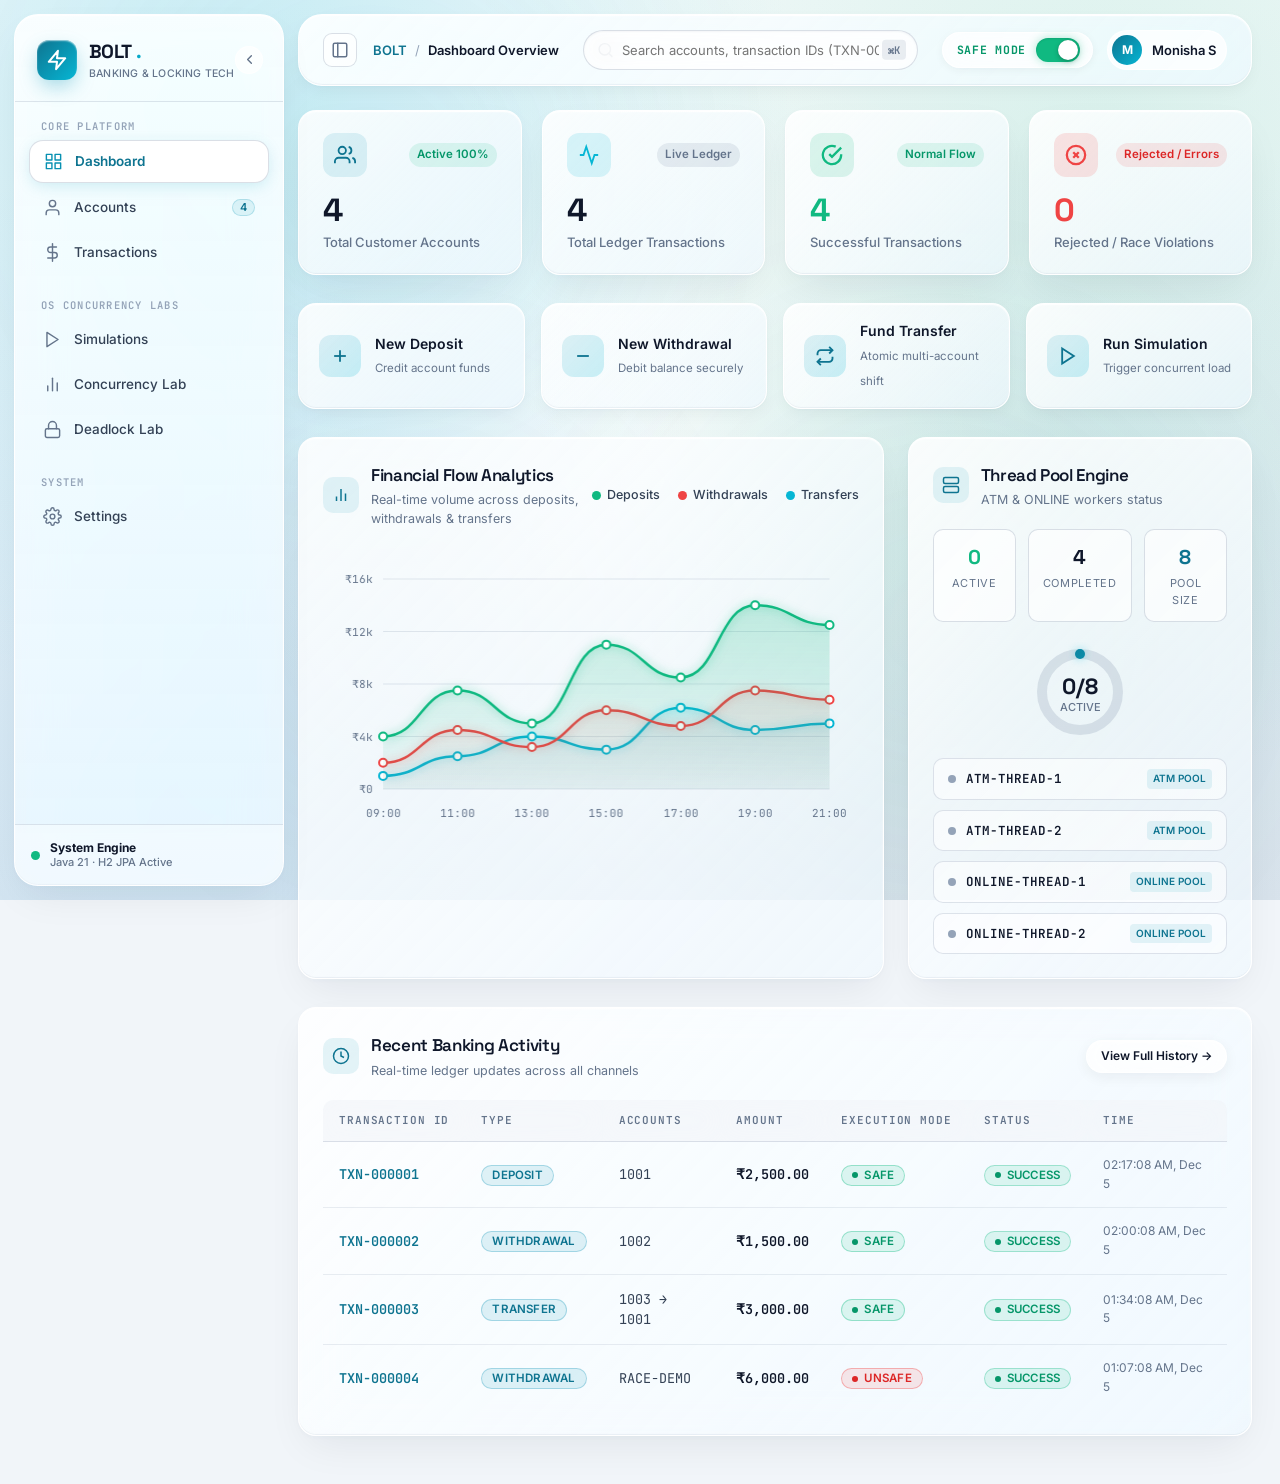
<file: frontend/index.html>
<!DOCTYPE html>
<html lang="en">
<head>
  <meta charset="UTF-8">
  <meta name="viewport" content="width=device-width, initial-scale=1.0">
  <title>BOLT — Banking Operations & Locking Technology</title>

  <!-- Typography: Space Grotesk (Headings), Inter (Body), JetBrains Mono (Codes & Metrics) -->
  <link rel="preconnect" href="https://fonts.googleapis.com">
  <link rel="preconnect" href="https://fonts.gstatic.com" crossorigin>
  <link href="https://fonts.googleapis.com/css2?family=Inter:wght@400;500;600;700&family=JetBrains+Mono:wght@400;500;600&family=Space+Grotesk:wght@500;600;700&display=swap" rel="stylesheet">

  <!-- Core CSS Design System -->
  <link rel="stylesheet" href="css/base.css">
  <link rel="stylesheet" href="css/layout.css">
  <link rel="stylesheet" href="css/components.css">
  <link rel="stylesheet" href="css/dashboard.css">
  <link rel="stylesheet" href="css/animations.css">
  <link rel="stylesheet" href="css/responsive.css">
</head>
<body>

  <!-- Apple Ambient Vibrancy Fluid Blobs -->
  <div class="apple-glass-bg" aria-hidden="true">
    <div class="glass-orb glass-orb-1"></div>
    <div class="glass-orb glass-orb-2"></div>
    <div class="glass-orb glass-orb-3"></div>
  </div>

  <!-- Mobile Sidebar Backdrop Overlay -->
  <div class="sidebar-backdrop"></div>

  <div class="app-layout">

    <!-- ============================================================
         A. REFINED VERTICAL GLASS SIDEBAR
         ============================================================ -->
    <aside class="sidebar">
      <!-- Sidebar Header & Logo -->
      <div class="sidebar-header">
        <a href="index.html" class="brand-link">
          <div class="brand-icon">
            <svg width="22" height="22" viewBox="0 0 24 24" fill="none" stroke="currentColor" stroke-width="2.2" stroke-linecap="round" stroke-linejoin="round">
              <polygon points="13 2 3 14 12 14 11 22 21 10 12 10 13 2"></polygon>
            </svg>
          </div>
          <div class="brand-text">
            <span class="brand-title">BOLT<span class="accent">.</span></span>
            <span class="brand-subtitle">Banking & Locking Tech</span>
          </div>
        </a>
        <button class="sidebar-collapse-btn" title="Toggle Sidebar" aria-label="Toggle Sidebar">
          <svg width="15" height="15" viewBox="0 0 24 24" fill="none" stroke="currentColor" stroke-width="2.2" stroke-linecap="round" stroke-linejoin="round">
            <polyline points="15 18 9 12 15 6"></polyline>
          </svg>
        </button>
      </div>

      <!-- Navigation Links -->
      <nav class="sidebar-nav">
        <div>
          <div class="nav-group-label">Core Platform</div>
          <ul class="nav-list">
            <li class="nav-item">
              <a href="index.html" class="active">
                <svg viewBox="0 0 24 24" fill="none" stroke="currentColor" stroke-linecap="round" stroke-linejoin="round">
                  <rect x="3" y="3" width="7" height="7"></rect>
                  <rect x="14" y="3" width="7" height="7"></rect>
                  <rect x="14" y="14" width="7" height="7"></rect>
                  <rect x="3" y="14" width="7" height="7"></rect>
                </svg>
                <span class="nav-label">Dashboard</span>
              </a>
            </li>
            <li class="nav-item">
              <a href="accounts.html">
                <svg viewBox="0 0 24 24" fill="none" stroke="currentColor" stroke-linecap="round" stroke-linejoin="round">
                  <path d="M20 21v-2a4 4 0 0 0-4-4H8a4 4 0 0 0-4 4v2"></path>
                  <circle cx="12" cy="7" r="4"></circle>
                </svg>
                <span class="nav-label">Accounts</span>
                <span class="badge">4</span>
              </a>
            </li>
            <li class="nav-item">
              <a href="transactions.html">
                <svg viewBox="0 0 24 24" fill="none" stroke="currentColor" stroke-linecap="round" stroke-linejoin="round">
                  <line x1="12" y1="1" x2="12" y2="23"></line>
                  <path d="M17 5H9.5a3.5 3.5 0 0 0 0 7h5a3.5 3.5 0 0 1 0 7H6"></path>
                </svg>
                <span class="nav-label">Transactions</span>
              </a>
            </li>
          </ul>
        </div>

        <div>
          <div class="nav-group-label">OS Concurrency Labs</div>
          <ul class="nav-list">
            <li class="nav-item">
              <a href="simulations.html">
                <svg viewBox="0 0 24 24" fill="none" stroke="currentColor" stroke-linecap="round" stroke-linejoin="round">
                  <polygon points="5 3 19 12 5 21 5 3"></polygon>
                </svg>
                <span class="nav-label">Simulations</span>
              </a>
            </li>
            <li class="nav-item">
              <a href="concurrency.html">
                <svg viewBox="0 0 24 24" fill="none" stroke="currentColor" stroke-linecap="round" stroke-linejoin="round">
                  <path d="M18 20V10"></path>
                  <path d="M12 20V4"></path>
                  <path d="M6 20v-6"></path>
                </svg>
                <span class="nav-label">Concurrency Lab</span>
              </a>
            </li>
            <li class="nav-item">
              <a href="deadlock.html">
                <svg viewBox="0 0 24 24" fill="none" stroke="currentColor" stroke-linecap="round" stroke-linejoin="round">
                  <rect x="3" y="11" width="18" height="11" rx="2" ry="2"></rect>
                  <path d="M7 11V7a5 5 0 0 1 10 0v4"></path>
                </svg>
                <span class="nav-label">Deadlock Lab</span>
              </a>
            </li>
          </ul>
        </div>

        <div>
          <div class="nav-group-label">System</div>
          <ul class="nav-list">
            <li class="nav-item">
              <a href="settings.html">
                <svg viewBox="0 0 24 24" fill="none" stroke="currentColor" stroke-linecap="round" stroke-linejoin="round">
                  <circle cx="12" cy="12" r="3"></circle>
                  <path d="M19.4 15a1.65 1.65 0 0 0 .33 1.82l.06.06a2 2 0 0 1 0 2.83 2 2 0 0 1-2.83 0l-.06-.06a1.65 1.65 0 0 0-1.82-.33 1.65 1.65 0 0 0-1 1.51V21a2 2 0 0 1-2 2 2 2 0 0 1-2-2v-.09A1.65 1.65 0 0 0 9 19.4a1.65 1.65 0 0 0-1.82.33l-.06.06a2 2 0 0 1-2.83 0 2 2 0 0 1 0-2.83l.06-.06a1.65 1.65 0 0 0 .33-1.82 1.65 1.65 0 0 0-1.51-1H3a2 2 0 0 1-2-2 2 2 0 0 1 2-2h.09A1.65 1.65 0 0 0 4.6 9a1.65 1.65 0 0 0-.33-1.82l-.06-.06a2 2 0 0 1 0-2.83 2 2 0 0 1 2.83 0l.06.06a1.65 1.65 0 0 0 1.82.33H9a1.65 1.65 0 0 0 1-1.51V3a2 2 0 0 1 2-2 2 2 0 0 1 2 2v.09a1.65 1.65 0 0 0 1 1.51 1.65 1.65 0 0 0 1.82-.33l.06-.06a2 2 0 0 1 2.83 0 2 2 0 0 1 0 2.83l-.06.06a1.65 1.65 0 0 0-.33 1.82V9a1.65 1.65 0 0 0 1.51 1H21a2 2 0 0 1 2 2 2 2 0 0 1-2 2h-.09a1.65 1.65 0 0 0-1.51 1z"></path>
                </svg>
                <span class="nav-label">Settings</span>
              </a>
            </li>
          </ul>
        </div>
      </nav>

      <!-- Sidebar Footer System Live Status -->
      <div class="sidebar-footer">
        <div class="system-status-indicator">
          <div class="status-dot-pulse"></div>
          <div class="system-status-text">
            <strong>System Engine</strong>
            Java 21 · H2 JPA Active
          </div>
        </div>
      </div>
    </aside>

    <!-- ============================================================
         B. MAIN APPLICATION WRAPPER & TOP NAVIGATION
         ============================================================ -->
    <div class="main-wrapper">
      
      <!-- Top Floating Navigation Dock -->
      <header class="topbar">
        <div class="topbar-left">
          <button class="mobile-menu-btn" aria-label="Open Navigation">
            <svg width="20" height="20" viewBox="0 0 24 24" fill="none" stroke="currentColor" stroke-width="2">
              <line x1="3" y1="12" x2="21" y2="12"></line>
              <line x1="3" y1="6" x2="21" y2="6"></line>
              <line x1="3" y1="18" x2="21" y2="18"></line>
            </svg>
          </button>
          <button class="sidebar-toggle-topbar-btn" title="Toggle Sidebar (Expand / Collapse)" aria-label="Toggle Sidebar">
            <svg width="18" height="18" viewBox="0 0 24 24" fill="none" stroke="currentColor" stroke-width="2" stroke-linecap="round" stroke-linejoin="round">
              <rect x="3" y="3" width="18" height="18" rx="2" ry="2"></rect>
              <line x1="9" y1="3" x2="9" y2="21"></line>
            </svg>
          </button>
          <div class="breadcrumbs">
            <span class="crumb-root">BOLT</span>
            <span class="crumb-separator">/</span>
            <span class="crumb-current">Dashboard Overview</span>
          </div>
        </div>

        <div class="topbar-center">
          <div class="global-search-wrapper">
            <svg class="search-icon" viewBox="0 0 24 24" fill="none" stroke="currentColor" stroke-width="2" stroke-linecap="round" stroke-linejoin="round">
              <circle cx="11" cy="11" r="8"></circle>
              <line x1="21" y1="21" x2="16.65" y2="16.65"></line>
            </svg>
            <input type="text" class="search-input" placeholder="Search accounts, transaction IDs (TXN-001)...">
            <span class="search-shortcut">⌘K</span>
          </div>
        </div>

        <div class="topbar-right">
          <!-- Apple iOS Toggle Switch Button -->
          <div class="mode-toggle-switch-wrapper" title="Click to toggle execution mode (SAFE / UNSAFE)">
            <span class="mode-toggle-label safe">SAFE MODE</span>
            <div class="apple-switch safe">
              <div class="apple-switch-thumb"></div>
            </div>
          </div>

          <!-- User Profile Avatar Pill -->
          <div class="user-avatar-btn">
            <div class="avatar-img">M</div>
            <span class="avatar-name">Monisha S</span>
          </div>
        </div>
      </header>

      <!-- Main Dashboard Content Container -->
      <main class="content-container">

        <!-- 1. Four Key Statistics Glass Cards -->
        <section class="stats-grid animate-fade-in-up">
          <!-- Card 1: Total Accounts -->
          <div class="stat-card">
            <div class="stat-header">
              <div class="stat-icon icon-accounts">
                <svg width="22" height="22" viewBox="0 0 24 24" fill="none" stroke="currentColor" stroke-width="2">
                  <path d="M17 21v-2a4 4 0 0 0-4-4H5a4 4 0 0 0-4 4v2"></path>
                  <circle cx="9" cy="7" r="4"></circle>
                  <path d="M23 21v-2a4 4 0 0 0-3-3.87"></path>
                  <path d="M16 3.13a4 4 0 0 1 0 7.75"></path>
                </svg>
              </div>
              <span class="stat-trend positive">Active 100%</span>
            </div>
            <div class="stat-value" id="totalAccountsVal">4</div>
            <div class="stat-label">Total Customer Accounts</div>
          </div>

          <!-- Card 2: Total Transactions -->
          <div class="stat-card">
            <div class="stat-header">
              <div class="stat-icon icon-txns">
                <svg width="22" height="22" viewBox="0 0 24 24" fill="none" stroke="currentColor" stroke-width="2">
                  <polyline points="22 12 18 12 15 21 9 3 6 12 2 12"></polyline>
                </svg>
              </div>
              <span class="stat-trend neutral">Live Ledger</span>
            </div>
            <div class="stat-value" id="totalTxnsVal">--</div>
            <div class="stat-label">Total Ledger Transactions</div>
          </div>

          <!-- Card 3: Successful Transactions -->
          <div class="stat-card">
            <div class="stat-header">
              <div class="stat-icon icon-success">
                <svg width="22" height="22" viewBox="0 0 24 24" fill="none" stroke="currentColor" stroke-width="2.5">
                  <path d="M22 11.08V12a10 10 0 1 1-5.93-9.14"></path>
                  <polyline points="22 4 12 14.01 9 11.01"></polyline>
                </svg>
              </div>
              <span class="stat-trend positive">Normal Flow</span>
            </div>
            <div class="stat-value" id="successTxnsVal" style="color: var(--green);">--</div>
            <div class="stat-label">Successful Transactions</div>
          </div>

          <!-- Card 4: Failed Transactions -->
          <div class="stat-card">
            <div class="stat-header">
              <div class="stat-icon icon-failed">
                <svg width="22" height="22" viewBox="0 0 24 24" fill="none" stroke="currentColor" stroke-width="2.5">
                  <circle cx="12" cy="12" r="10"></circle>
                  <line x1="15" y1="9" x2="9" y2="15"></line>
                  <line x1="9" y1="9" x2="15" y2="15"></line>
                </svg>
              </div>
              <span class="stat-trend negative">Rejected / Errors</span>
            </div>
            <div class="stat-value" id="failedTxnsVal" style="color: var(--coral);">--</div>
            <div class="stat-label">Rejected / Race Violations</div>
          </div>
        </section>

        <!-- 3. Quick Actions Dock -->
        <section class="quick-actions-bar animate-fade-in-up delay-2">
          <button class="action-card-btn" onclick="openModal('depositModal')">
            <div class="action-icon">
              <svg width="20" height="20" viewBox="0 0 24 24" fill="none" stroke="currentColor" stroke-width="2.2">
                <line x1="12" y1="5" x2="12" y2="19"></line>
                <line x1="5" y1="12" x2="19" y2="12"></line>
              </svg>
            </div>
            <div class="action-text">
              <strong>New Deposit</strong>
              <span>Credit account funds</span>
            </div>
          </button>

          <button class="action-card-btn" onclick="openModal('withdrawModal')">
            <div class="action-icon">
              <svg width="20" height="20" viewBox="0 0 24 24" fill="none" stroke="currentColor" stroke-width="2.2">
                <line x1="5" y1="12" x2="19" y2="12"></line>
              </svg>
            </div>
            <div class="action-text">
              <strong>New Withdrawal</strong>
              <span>Debit balance securely</span>
            </div>
          </button>

          <button class="action-card-btn" onclick="openModal('transferModal')">
            <div class="action-icon">
              <svg width="20" height="20" viewBox="0 0 24 24" fill="none" stroke="currentColor" stroke-width="2.2">
                <polyline points="17 1 21 5 17 9"></polyline>
                <path d="M3 11V9a4 4 0 0 1 4-4h14"></path>
                <polyline points="7 23 3 19 7 15"></polyline>
                <path d="M21 13v2a4 4 0 0 1-4 4H3"></path>
              </svg>
            </div>
            <div class="action-text">
              <strong>Fund Transfer</strong>
              <span>Atomic multi-account shift</span>
            </div>
          </button>

          <a href="simulations.html" class="action-card-btn">
            <div class="action-icon">
              <svg width="20" height="20" viewBox="0 0 24 24" fill="none" stroke="currentColor" stroke-width="2.2">
                <polygon points="5 3 19 12 5 21 5 3"></polygon>
              </svg>
            </div>
            <div class="action-text">
              <strong>Run Simulation</strong>
              <span>Trigger concurrent load</span>
            </div>
          </a>
        </section>

        <!-- 4. Financial Overview & Thread Activity Grid -->
        <section class="dashboard-grid-2col animate-fade-in-up delay-3">
          <!-- Large Financial Chart Card -->
          <div class="glass-card chart-card">
            <div class="chart-header">
              <div class="card-title-group">
                <div class="card-icon">
                  <svg width="18" height="18" viewBox="0 0 24 24" fill="none" stroke="currentColor" stroke-width="2">
                    <line x1="18" y1="20" x2="18" y2="10"></line>
                    <line x1="12" y1="20" x2="12" y2="4"></line>
                    <line x1="6" y1="20" x2="6" y2="14"></line>
                  </svg>
                </div>
                <div>
                  <h3 class="card-title">Financial Flow Analytics</h3>
                  <p class="card-subtitle">Real-time volume across deposits, withdrawals & transfers</p>
                </div>
              </div>

              <div class="chart-legend">
                <div class="legend-item"><span class="legend-dot deposit"></span> Deposits</div>
                <div class="legend-item"><span class="legend-dot withdrawal"></span> Withdrawals</div>
                <div class="legend-item"><span class="legend-dot transfer"></span> Transfers</div>
              </div>
            </div>

            <div class="chart-canvas-container">
              <canvas id="financialChart" style="width: 100%; height: 280px;"></canvas>
            </div>
          </div>

          <!-- Thread Activity & Pool Status Card -->
          <div class="glass-card thread-monitor-card">
            <div class="card-header">
              <div class="card-title-group">
                <div class="card-icon" style="background: var(--accent-soft); color: var(--c-brand-dark);">
                  <svg width="18" height="18" viewBox="0 0 24 24" fill="none" stroke="currentColor" stroke-width="2">
                    <rect x="2" y="2" width="20" height="8" rx="2" ry="2"></rect>
                    <rect x="2" y="14" width="20" height="8" rx="2" ry="2"></rect>
                    <line x1="6" y1="6" x2="6.01" y2="6"></line>
                    <line x1="6" y1="18" x2="6.01" y2="18"></line>
                  </svg>
                </div>
                <div>
                  <h3 class="card-title">Thread Pool Engine</h3>
                  <p class="card-subtitle">ATM & ONLINE workers status</p>
                </div>
              </div>
            </div>

            <div class="thread-stats-row">
              <div class="thread-stat-box">
                <div class="thread-stat-num" id="activeThreadCount" style="color: var(--green);">0</div>
                <div class="thread-stat-label">Active</div>
              </div>
              <div class="thread-stat-box">
                <div class="thread-stat-num" id="completedThreadCount">0</div>
                <div class="thread-stat-label">Completed</div>
              </div>
              <div class="thread-stat-box">
                <div class="thread-stat-num" style="color: var(--c-sapphire);">8</div>
                <div class="thread-stat-label">Pool Size</div>
              </div>
            </div>

            <div style="text-align: center; margin-bottom: 16px;">
              <canvas id="threadGauge" style="width: 100px; height: 100px; margin: 0 auto; display: block;"></canvas>
            </div>

            <div class="thread-list">
              <div class="thread-item">
                <div class="thread-info">
                  <span class="thread-indicator idle"></span>
                  <span class="thread-name">ATM-THREAD-1</span>
                </div>
                <span class="thread-channel-pill">ATM POOL</span>
              </div>
              <div class="thread-item">
                <div class="thread-info">
                  <span class="thread-indicator idle"></span>
                  <span class="thread-name">ATM-THREAD-2</span>
                </div>
                <span class="thread-channel-pill">ATM POOL</span>
              </div>
              <div class="thread-item">
                <div class="thread-info">
                  <span class="thread-indicator idle"></span>
                  <span class="thread-name">ONLINE-THREAD-1</span>
                </div>
                <span class="thread-channel-pill">ONLINE POOL</span>
              </div>
              <div class="thread-item">
                <div class="thread-info">
                  <span class="thread-indicator idle"></span>
                  <span class="thread-name">ONLINE-THREAD-2</span>
                </div>
                <span class="thread-channel-pill">ONLINE POOL</span>
              </div>
            </div>
          </div>
        </section>

        <!-- 5. Recent Transactions Table Section -->
        <section class="glass-card animate-fade-in-up delay-4">
          <div class="card-header">
            <div class="card-title-group">
              <div class="card-icon">
                <svg width="18" height="18" viewBox="0 0 24 24" fill="none" stroke="currentColor" stroke-width="2">
                  <circle cx="12" cy="12" r="10"></circle>
                  <polyline points="12 6 12 12 16 14"></polyline>
                </svg>
              </div>
              <div>
                <h3 class="card-title">Recent Banking Activity</h3>
                <p class="card-subtitle">Real-time ledger updates across all channels</p>
              </div>
            </div>
            <a href="transactions.html" class="btn btn-ghost btn-sm">View Full History →</a>
          </div>

          <div class="table-responsive">
            <table class="glass-table">
              <thead>
                <tr>
                  <th>Transaction ID</th>
                  <th>Type</th>
                  <th>Accounts</th>
                  <th>Amount</th>
                  <th>Execution Mode</th>
                  <th>Status</th>
                  <th>Time</th>
                </tr>
              </thead>
              <tbody id="recentTransactionsBody">
                <!-- Dynamically populated by dashboard.js -->
              </tbody>
            </table>
          </div>
        </section>

      </main>
    </div>
  </div>

  <!-- ============================================================
       MODAL 1: NEW DEPOSIT MODAL
       ============================================================ -->
  <div class="modal-overlay" id="depositModal">
    <div class="modal-container">
      <div class="modal-header">
        <h3 class="modal-title">New Cash Deposit</h3>
        <button class="modal-close-btn" aria-label="Close modal">✕</button>
      </div>
      <form id="depositForm">
        <div class="modal-body">
          <div class="form-group">
            <label class="form-label">Destination Account</label>
            <select class="glass-select" id="depositAccount" required>
              <option value="1001">1001 — Alice (₹10,000)</option>
              <option value="1002">1002 — Bob (₹15,000)</option>
              <option value="1003">1003 — Charlie (₹20,000)</option>
              <option value="1004">1004 — David (₹12,000)</option>
            </select>
          </div>

          <div class="form-group">
            <label class="form-label">Deposit Amount (₹)</label>
            <div class="currency-input-group">
              <span class="currency-symbol">₹</span>
              <input type="number" step="0.01" min="1" class="glass-input" id="depositAmount" placeholder="5000.00" required>
            </div>
            <span class="form-hint">Must be greater than zero.</span>
          </div>

          <div class="form-group">
            <label class="form-label">Banking Channel</label>
            <select class="glass-select" id="depositChannel">
              <option value="ONLINE">ONLINE (Web & Mobile)</option>
              <option value="ATM">ATM (Automated Teller)</option>
            </select>
          </div>
        </div>
        <div class="modal-footer">
          <button type="button" class="btn btn-ghost" onclick="closeModal('depositModal')">Cancel</button>
          <button type="submit" class="btn btn-primary">Process Deposit</button>
        </div>
      </form>
    </div>
  </div>

  <!-- ============================================================
       MODAL 2: NEW WITHDRAWAL MODAL
       ============================================================ -->
  <div class="modal-overlay" id="withdrawModal">
    <div class="modal-container">
      <div class="modal-header">
        <h3 class="modal-title">New Cash Withdrawal</h3>
        <button class="modal-close-btn" aria-label="Close modal">✕</button>
      </div>
      <form id="withdrawForm">
        <div class="modal-body">
          <div class="form-group">
            <label class="form-label">Source Account</label>
            <select class="glass-select" id="withdrawAccount" required>
              <option value="1001">1001 — Alice (₹10,000)</option>
              <option value="1002">1002 — Bob (₹15,000)</option>
              <option value="1003">1003 — Charlie (₹20,000)</option>
              <option value="1004">1004 — David (₹12,000)</option>
            </select>
          </div>

          <div class="form-group">
            <label class="form-label">Withdrawal Amount (₹)</label>
            <div class="currency-input-group">
              <span class="currency-symbol">₹</span>
              <input type="number" step="0.01" min="1" class="glass-input" id="withdrawAmount" placeholder="2500.00" required>
            </div>
            <span class="form-hint">In SAFE mode, balance check is atomic. In UNSAFE mode, race conditions can occur.</span>
          </div>

          <div class="form-group">
            <label class="form-label">Banking Channel</label>
            <select class="glass-select" id="withdrawChannel">
              <option value="ATM">ATM (ATM-THREAD Pool)</option>
              <option value="ONLINE">ONLINE (ONLINE-THREAD Pool)</option>
            </select>
          </div>
        </div>
        <div class="modal-footer">
          <button type="button" class="btn btn-ghost" onclick="closeModal('withdrawModal')">Cancel</button>
          <button type="submit" class="btn btn-primary">Process Withdrawal</button>
        </div>
      </form>
    </div>
  </div>

  <!-- ============================================================
       MODAL 3: FUND TRANSFER MODAL
       ============================================================ -->
  <div class="modal-overlay" id="transferModal">
    <div class="modal-container">
      <div class="modal-header">
        <h3 class="modal-title">Inter-Account Fund Transfer</h3>
        <button class="modal-close-btn" aria-label="Close modal">✕</button>
      </div>
      <form id="transferForm">
        <div class="modal-body">
          <div class="form-group">
            <label class="form-label">Debit Source Account</label>
            <select class="glass-select" id="transferSource" required>
              <option value="1001">1001 — Alice (₹10,000)</option>
              <option value="1002" selected>1002 — Bob (₹15,000)</option>
              <option value="1003">1003 — Charlie (₹20,000)</option>
              <option value="1004">1004 — David (₹12,000)</option>
            </select>
          </div>

          <div class="form-group">
            <label class="form-label">Credit Destination Account</label>
            <select class="glass-select" id="transferDest" required>
              <option value="1001" selected>1001 — Alice (₹10,000)</option>
              <option value="1002">1002 — Bob (₹15,000)</option>
              <option value="1003">1003 — Charlie (₹20,000)</option>
              <option value="1004">1004 — David (₹12,000)</option>
            </select>
          </div>

          <div class="form-group">
            <label class="form-label">Transfer Amount (₹)</label>
            <div class="currency-input-group">
              <span class="currency-symbol">₹</span>
              <input type="number" step="0.01" min="1" class="glass-input" id="transferAmount" placeholder="3000.00" required>
            </div>
            <span class="form-hint">In SAFE mode, locks are acquired in sorted order to prevent deadlocks.</span>
          </div>

          <div class="form-group">
            <label class="form-label">Channel</label>
            <select class="glass-select" id="transferChannel">
              <option value="ONLINE">ONLINE Channel</option>
              <option value="ATM">ATM Channel</option>
            </select>
          </div>
        </div>
        <div class="modal-footer">
          <button type="button" class="btn btn-ghost" onclick="closeModal('transferModal')">Cancel</button>
          <button type="submit" class="btn btn-primary">Execute Transfer</button>
        </div>
      </form>
    </div>
  </div>

  <!-- Toast Notification Container -->
  <div class="toast-container"></div>

  <!-- Core Scripts -->
  <script src="js/app.js"></script>
  <script src="js/navigation.js"></script>
  <script src="js/charts.js"></script>
  <script src="js/ui.js"></script>
  <script src="js/dashboard.js"></script>
</body>
</html>
</file>
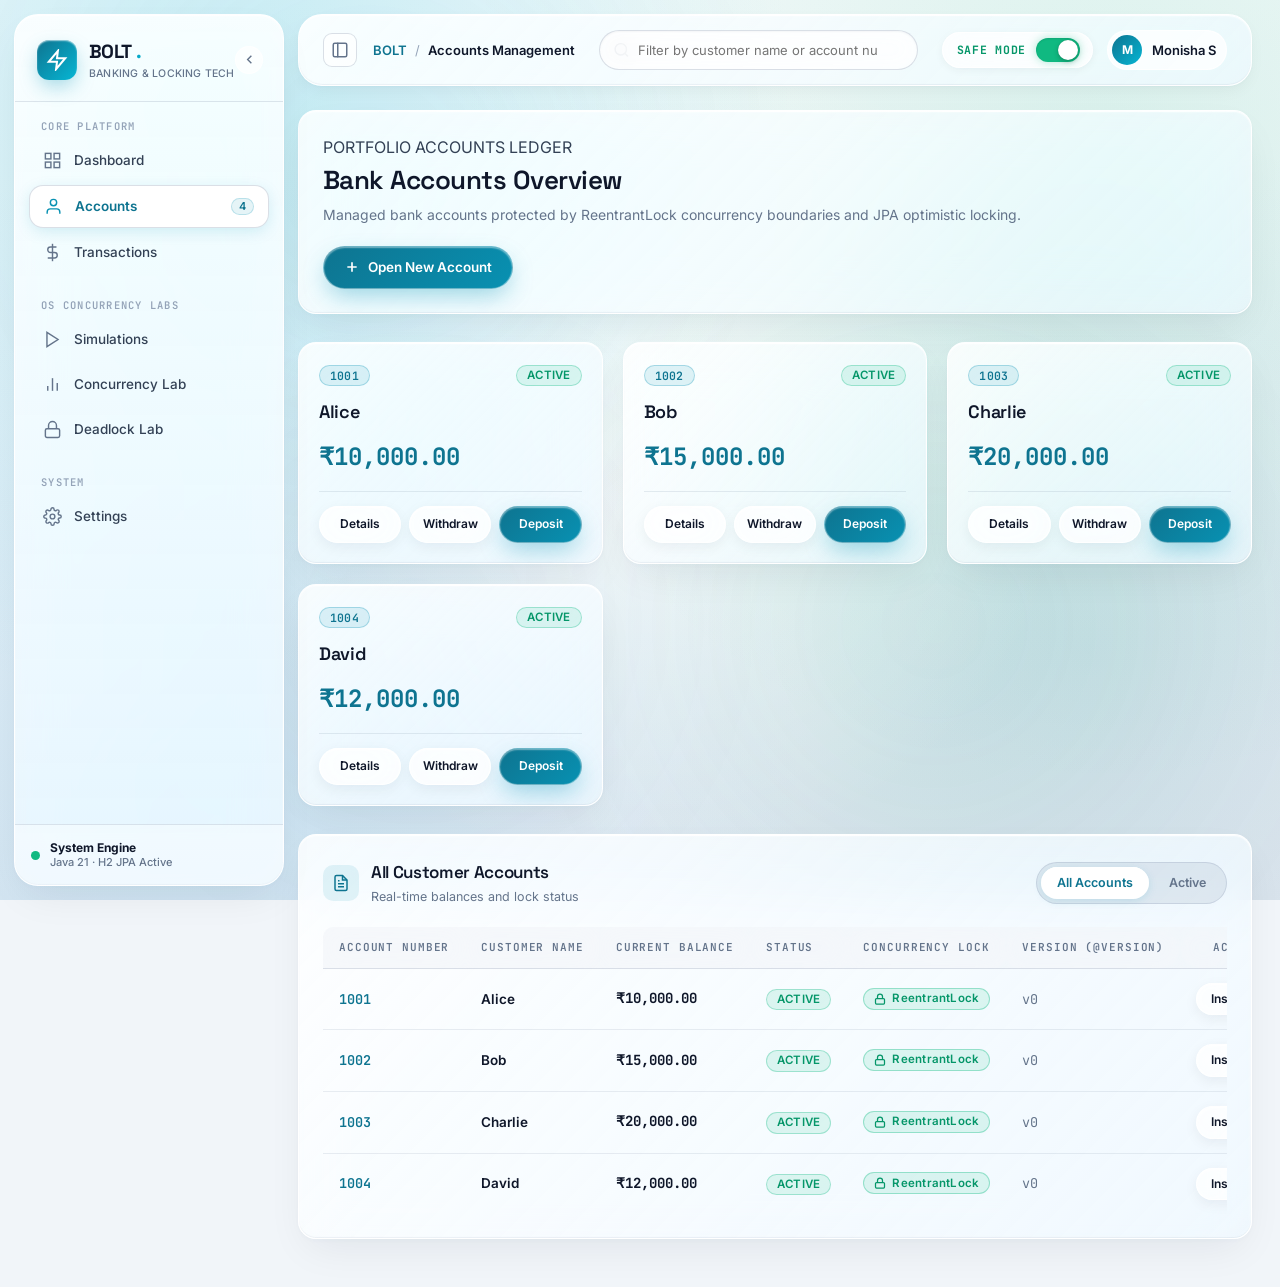
<file: frontend/accounts.html>
<!DOCTYPE html>
<html lang="en">
<head>
  <meta charset="UTF-8">
  <meta name="viewport" content="width=device-width, initial-scale=1.0">
  <title>Accounts — BOLT Banking Operations</title>

  <link rel="preconnect" href="https://fonts.googleapis.com">
  <link rel="preconnect" href="https://fonts.gstatic.com" crossorigin>
  <link href="https://fonts.googleapis.com/css2?family=Inter:wght@400;500;600;700&family=JetBrains+Mono:wght@400;500;600&family=Space+Grotesk:wght@500;600;700&display=swap" rel="stylesheet">

  <link rel="stylesheet" href="css/base.css">
  <link rel="stylesheet" href="css/layout.css">
  <link rel="stylesheet" href="css/components.css">
  <link rel="stylesheet" href="css/dashboard.css">
  <link rel="stylesheet" href="css/animations.css">
  <link rel="stylesheet" href="css/responsive.css">
</head>
<body>

  <div class="apple-glass-bg" aria-hidden="true">
    <div class="glass-orb glass-orb-1"></div>
    <div class="glass-orb glass-orb-2"></div>
    <div class="glass-orb glass-orb-3"></div>
  </div>

  <div class="sidebar-backdrop"></div>

  <div class="app-layout">
    <!-- Sidebar -->
    <aside class="sidebar">
      <div class="sidebar-header">
        <a href="index.html" class="brand-link">
          <div class="brand-icon">
            <svg width="22" height="22" viewBox="0 0 24 24" fill="none" stroke="currentColor" stroke-width="2.2">
              <polygon points="13 2 3 14 12 14 11 22 21 10 12 10 13 2"></polygon>
            </svg>
          </div>
          <div class="brand-text">
            <span class="brand-title">BOLT<span class="accent">.</span></span>
            <span class="brand-subtitle">Banking & Locking Tech</span>
          </div>
        </a>
        <button class="sidebar-collapse-btn">
          <svg width="15" height="15" viewBox="0 0 24 24" fill="none" stroke="currentColor" stroke-width="2.2"><polyline points="15 18 9 12 15 6"></polyline></svg>
        </button>
      </div>

      <nav class="sidebar-nav">
        <div>
          <div class="nav-group-label">Core Platform</div>
          <ul class="nav-list">
            <li class="nav-item">
              <a href="index.html">
                <svg viewBox="0 0 24 24" fill="none" stroke="currentColor"><rect x="3" y="3" width="7" height="7"></rect><rect x="14" y="3" width="7" height="7"></rect><rect x="14" y="14" width="7" height="7"></rect><rect x="3" y="14" width="7" height="7"></rect></svg>
                <span class="nav-label">Dashboard</span>
              </a>
            </li>
            <li class="nav-item">
              <a href="accounts.html" class="active">
                <svg viewBox="0 0 24 24" fill="none" stroke="currentColor"><path d="M20 21v-2a4 4 0 0 0-4-4H8a4 4 0 0 0-4 4v2"></path><circle cx="12" cy="7" r="4"></circle></svg>
                <span class="nav-label">Accounts</span>
                <span class="badge">4</span>
              </a>
            </li>
            <li class="nav-item">
              <a href="transactions.html">
                <svg viewBox="0 0 24 24" fill="none" stroke="currentColor"><line x1="12" y1="1" x2="12" y2="23"></line><path d="M17 5H9.5a3.5 3.5 0 0 0 0 7h5a3.5 3.5 0 0 1 0 7H6"></path></svg>
                <span class="nav-label">Transactions</span>
              </a>
            </li>
          </ul>
        </div>

        <div>
          <div class="nav-group-label">OS Concurrency Labs</div>
          <ul class="nav-list">
            <li class="nav-item">
              <a href="simulations.html">
                <svg viewBox="0 0 24 24" fill="none" stroke="currentColor"><polygon points="5 3 19 12 5 21 5 3"></polygon></svg>
                <span class="nav-label">Simulations</span>
              </a>
            </li>
            <li class="nav-item">
              <a href="concurrency.html">
                <svg viewBox="0 0 24 24" fill="none" stroke="currentColor"><path d="M18 20V10"></path><path d="M12 20V4"></path><path d="M6 20v-6"></path></svg>
                <span class="nav-label">Concurrency Lab</span>
              </a>
            </li>
            <li class="nav-item">
              <a href="deadlock.html">
                <svg viewBox="0 0 24 24" fill="none" stroke="currentColor"><rect x="3" y="11" width="18" height="11" rx="2" ry="2"></rect><path d="M7 11V7a5 5 0 0 1 10 0v4"></path></svg>
                <span class="nav-label">Deadlock Lab</span>
              </a>
            </li>
          </ul>
        </div>

        <div>
          <div class="nav-group-label">System</div>
          <ul class="nav-list">
            <li class="nav-item">
              <a href="settings.html">
                <svg viewBox="0 0 24 24" fill="none" stroke="currentColor"><circle cx="12" cy="12" r="3"></circle><path d="M19.4 15a1.65 1.65 0 0 0 .33 1.82l.06.06a2 2 0 0 1 0 2.83 2 2 0 0 1-2.83 0l-.06-.06a1.65 1.65 0 0 0-1.82-.33 1.65 1.65 0 0 0-1 1.51V21a2 2 0 0 1-2 2 2 2 0 0 1-2-2v-.09A1.65 1.65 0 0 0 9 19.4a1.65 1.65 0 0 0-1.82.33l-.06.06a2 2 0 0 1-2.83 0 2 2 0 0 1 0-2.83l.06-.06a1.65 1.65 0 0 0 .33-1.82 1.65 1.65 0 0 0-1.51-1H3a2 2 0 0 1-2-2 2 2 0 0 1 2-2h.09A1.65 1.65 0 0 0 4.6 9a1.65 1.65 0 0 0-.33-1.82l-.06-.06a2 2 0 0 1 0-2.83 2 2 0 0 1 2.83 0l.06.06a1.65 1.65 0 0 0 1.82.33H9a1.65 1.65 0 0 0 1-1.51V3a2 2 0 0 1 2-2 2 2 0 0 1 2 2v.09a1.65 1.65 0 0 0 1 1.51 1.65 1.65 0 0 0 1.82-.33l.06-.06a2 2 0 0 1 2.83 0 2 2 0 0 1 0 2.83l-.06.06a1.65 1.65 0 0 0-.33 1.82V9a1.65 1.65 0 0 0 1.51 1H21a2 2 0 0 1 2 2 2 2 0 0 1-2 2h-.09a1.65 1.65 0 0 0-1.51 1z"></path></svg>
                <span class="nav-label">Settings</span>
              </a>
            </li>
          </ul>
        </div>
      </nav>

      <div class="sidebar-footer">
        <div class="system-status-indicator">
          <div class="status-dot-pulse"></div>
          <div class="system-status-text">
            <strong>System Engine</strong>
            Java 21 · H2 JPA Active
          </div>
        </div>
      </div>
    </aside>

    <!-- Main Content Area -->
    <div class="main-wrapper">
      <header class="topbar">
        <div class="topbar-left">
          <button class="mobile-menu-btn" aria-label="Open Navigation">
            <svg width="20" height="20" viewBox="0 0 24 24" fill="none" stroke="currentColor" stroke-width="2"><line x1="3" y1="12" x2="21" y2="12"></line><line x1="3" y1="6" x2="21" y2="6"></line><line x1="3" y1="18" x2="21" y2="18"></line></svg>
          </button>
          <button class="sidebar-toggle-topbar-btn" title="Toggle Sidebar (Expand / Collapse)" aria-label="Toggle Sidebar">
            <svg width="18" height="18" viewBox="0 0 24 24" fill="none" stroke="currentColor" stroke-width="2" stroke-linecap="round" stroke-linejoin="round">
              <rect x="3" y="3" width="18" height="18" rx="2" ry="2"></rect>
              <line x1="9" y1="3" x2="9" y2="21"></line>
            </svg>
          </button>
          <div class="breadcrumbs">
            <span class="crumb-root">BOLT</span>
            <span class="crumb-separator">/</span>
            <span class="crumb-current">Accounts Management</span>
          </div>
        </div>

        <div class="topbar-center">
          <div class="global-search-wrapper">
            <svg class="search-icon" viewBox="0 0 24 24" fill="none" stroke="currentColor" stroke-width="2"><circle cx="11" cy="11" r="8"></circle><line x1="21" y1="21" x2="16.65" y2="16.65"></line></svg>
            <input type="text" class="search-input" id="accountSearchInput" placeholder="Filter by customer name or account number...">
          </div>
        </div>

        <div class="topbar-right">
          <!-- Apple iOS Toggle Switch Button -->
          <div class="mode-toggle-switch-wrapper" title="Click to toggle execution mode (SAFE / UNSAFE)">
            <span class="mode-toggle-label safe">SAFE MODE</span>
            <div class="apple-switch safe">
              <div class="apple-switch-thumb"></div>
            </div>
          </div>
          <div class="user-avatar-btn">
            <div class="avatar-img">M</div>
            <span class="avatar-name">Monisha S</span>
          </div>
        </div>
      </header>

      <main class="content-container">

        <!-- Page Header Banner -->
        <section class="glass-card animate-fade-in-up" style="margin-bottom: 28px; display: flex; justify-content: space-between; align-items: center; flex-wrap: wrap; gap: 20px;">
          <div>
            <span class="eyebrow" style="margin-bottom: 6px;">PORTFOLIO ACCOUNTS LEDGER</span>
            <h2 style="font-size: 26px; color: var(--text-heading);">Bank Accounts Overview</h2>
            <p style="font-size: 14px; color: var(--text-muted); margin-top: 4px;">Managed bank accounts protected by ReentrantLock concurrency boundaries and JPA optimistic locking.</p>
          </div>
          <div style="display: flex; gap: 12px;">
            <button class="btn btn-primary" onclick="openModal('createAccountModal')">
              <svg width="16" height="16" viewBox="0 0 24 24" fill="none" stroke="currentColor" stroke-width="2.5"><line x1="12" y1="5" x2="12" y2="19"></line><line x1="5" y1="12" x2="19" y2="12"></line></svg>
              Open New Account
            </button>
          </div>
        </section>

        <!-- Account Cards Grid -->
        <section class="accounts-cards-grid animate-fade-in-up delay-1" id="accountCardsGrid">
          <!-- Dynamically populated or rendered -->
        </section>

        <!-- Detailed Accounts Table Card -->
        <section class="glass-card animate-fade-in-up delay-2">
          <div class="card-header">
            <div class="card-title-group">
              <div class="card-icon">
                <svg width="18" height="18" viewBox="0 0 24 24" fill="none" stroke="currentColor" stroke-width="2"><path d="M14 2H6a2 2 0 0 0-2 2v16a2 2 0 0 0 2 2h12a2 2 0 0 0 2-2V8z"></path><polyline points="14 2 14 8 20 8"></polyline><line x1="16" y1="13" x2="8" y2="13"></line><line x1="16" y1="17" x2="8" y2="17"></line><polyline points="10 9 9 9 8 9"></polyline></svg>
              </div>
              <div>
                <h3 class="card-title">All Customer Accounts</h3>
                <p class="card-subtitle">Real-time balances and lock status</p>
              </div>
            </div>
            <div class="segmented-control">
              <button class="segmented-btn active" onclick="filterAccounts('ALL')">All Accounts</button>
              <button class="segmented-btn" onclick="filterAccounts('ACTIVE')">Active</button>
            </div>
          </div>

          <div class="table-responsive">
            <table class="glass-table">
              <thead>
                <tr>
                  <th>Account Number</th>
                  <th>Customer Name</th>
                  <th>Current Balance</th>
                  <th>Status</th>
                  <th>Concurrency Lock</th>
                  <th>Version (@Version)</th>
                  <th style="text-align: right;">Actions</th>
                </tr>
              </thead>
              <tbody id="accountsTableBody">
                <!-- Dynamically rendered -->
              </tbody>
            </table>
          </div>
        </section>

      </main>
    </div>
  </div>

  <!-- Create Account Modal -->
  <div class="modal-overlay" id="createAccountModal">
    <div class="modal-container">
      <div class="modal-header">
        <h3 class="modal-title">Open New Bank Account</h3>
        <button class="modal-close-btn">✕</button>
      </div>
      <form id="createAccountForm">
        <div class="modal-body">
          <div class="form-group">
            <label class="form-label">Account Number</label>
            <input type="text" class="glass-input mono" id="newAccNumber" placeholder="e.g. 1005" required>
          </div>
          <div class="form-group">
            <label class="form-label">Customer Name</label>
            <input type="text" class="glass-input" id="newCustomerName" placeholder="e.g. Elena Rostova" required>
          </div>
          <div class="form-group">
            <label class="form-label">Initial Deposit (₹)</label>
            <div class="currency-input-group">
              <span class="currency-symbol">₹</span>
              <input type="number" step="0.01" min="0" class="glass-input" id="newInitialBalance" placeholder="5000.00" required>
            </div>
          </div>
        </div>
        <div class="modal-footer">
          <button type="button" class="btn btn-ghost" onclick="closeModal('createAccountModal')">Cancel</button>
          <button type="submit" class="btn btn-primary">Create Account</button>
        </div>
      </form>
    </div>
  </div>

  <!-- Account Details Modal -->
  <div class="modal-overlay" id="accountDetailsModal">
    <div class="modal-container">
      <div class="modal-header">
        <h3 class="modal-title" id="detailsModalTitle">Account Details</h3>
        <button class="modal-close-btn">✕</button>
      </div>
      <div class="modal-body" id="detailsModalBody">
        <!-- Injected dynamically -->
      </div>
      <div class="modal-footer">
        <button class="btn btn-primary" onclick="closeModal('accountDetailsModal')">Close</button>
      </div>
    </div>
  </div>

  <div class="toast-container"></div>
  <!-- Deposit Modal -->
  <div class="modal-overlay" id="depositModal">
    <div class="modal-container">
      <div class="modal-header">
        <h3 class="modal-title">Deposit Funds</h3>
        <button class="modal-close-btn" onclick="closeModal('depositModal')">✕</button>
      </div>
      <form id="depositForm">
        <div class="modal-body">
          <input type="hidden" id="depositAccount" value="" />
          <div class="form-group">
            <label class="form-label">Account Number</label>
            <input type="text" class="glass-input" id="depositAccountDisplay" disabled />
          </div>
          <div class="form-group">
            <label class="form-label">Amount (₹)</label>
            <div class="currency-input-group">
              <span class="currency-symbol">₹</span>
              <input type="number" step="0.01" min="0.01" class="glass-input" id="depositAmount" placeholder="e.g. 2500.00" required />
            </div>
          </div>
        </div>
        <div class="modal-footer">
          <button type="button" class="btn btn-ghost" onclick="closeModal('depositModal')">Cancel</button>
          <button type="submit" class="btn btn-primary">Deposit</button>
        </div>
      </form>
    </div>
  </div>

    <!-- Withdraw Modal -->
  <div class="modal-overlay" id="withdrawModal">
    <div class="modal-container">
      <div class="modal-header">
        <h3 class="modal-title">Withdraw Funds</h3>
        <button class="modal-close-btn" onclick="closeModal('withdrawModal')">✕</button>
      </div>
      <form id="withdrawForm">
        <div class="modal-body">
          <input type="hidden" id="withdrawAccount" value="" />
          <div class="form-group">
            <label class="form-label">Account Number</label>
            <input type="text" class="glass-input" id="withdrawAccountDisplay" disabled />
          </div>
          <div class="form-group">
            <label class="form-label">Amount (₹)</label>
            <div class="currency-input-group">
              <span class="currency-symbol">₹</span>
              <input type="number" step="0.01" min="0.01" class="glass-input" id="withdrawAmount" placeholder="e.g. 1000.00" required />
            </div>
          </div>
        </div>
        <div class="modal-footer">
          <button type="button" class="btn btn-ghost" onclick="closeModal('withdrawModal')">Cancel</button>
          <button type="submit" class="btn btn-primary">Withdraw</button>
        </div>
      </form>
    </div>
  </div>

  <script src="js/app.js"></script>
  <script src="js/navigation.js"></script>
  <script src="js/ui.js"></script>
  <script>
    let allAccountsData = [];

    document.addEventListener('DOMContentLoaded', async () => {
      await loadAccountsData();
      initAccountSearch();
    });

    async function loadAccountsData() {
      allAccountsData = await BoltApi.getAccounts();
      renderAccountCards(allAccountsData);
      renderAccountsTable(allAccountsData);
    }

    function renderAccountCards(accounts) {
      const grid = document.getElementById('accountCardsGrid');
      if (!grid) return;

      grid.innerHTML = accounts.map(a => `
        <div class="glass-card glass-card-interactive account-card">
          <div style="display: flex; justify-content: space-between; align-items: flex-start; margin-bottom: 12px;">
            <span class="badge badge-type" style="font-family: 'JetBrains Mono', monospace;">${a.accountNumber}</span>
            <span class="badge badge-success">${a.accountStatus}</span>
          </div>
          <h3 style="font-size: 18px; margin-bottom: 4px; color: var(--text-heading);">${a.customerName}</h3>
          <div style="font-family: 'JetBrains Mono', monospace; font-size: 24px; font-weight: 700; color: var(--c-brand-dark); margin: 8px 0 16px 0;">
            ${formatCurrency(a.balance)}
          </div>
          <div class="account-card-actions">
            <button class="btn btn-ghost btn-sm" onclick="viewAccountDetails('${a.accountNumber}')">Details</button>
            <button class="btn btn-ghost btn-sm" onclick="quickWithdraw('${a.accountNumber}')">Withdraw</button>
            <button class="btn btn-primary btn-sm" onclick="quickDeposit('${a.accountNumber}')">Deposit</button>
          </div>
        </div>
      `).join('');
    }

    function renderAccountsTable(accounts) {
      const tbody = document.getElementById('accountsTableBody');
      if (!tbody) return;

      tbody.innerHTML = accounts.map(a => `
        <tr>
          <td class="mono" style="font-weight: 600; color: var(--c-sapphire);">${a.accountNumber}</td>
          <td style="font-weight: 600; color: var(--text-heading);">${a.customerName}</td>
          <td class="mono" style="font-weight: 700; font-size: 14px; color: var(--text-heading);">${formatCurrency(a.balance)}</td>
          <td><span class="badge badge-success">${a.accountStatus}</span></td>
          <td>
            <span class="badge badge-safe">
              <svg width="12" height="12" viewBox="0 0 24 24" fill="none" stroke="currentColor" stroke-width="2.5"><rect x="3" y="11" width="18" height="11" rx="2" ry="2"></rect><path d="M7 11V7a5 5 0 0 1 10 0v4"></path></svg>
              ReentrantLock
            </span>
          </td>
          <td class="mono" style="color: var(--text-muted);">v${a.version !== undefined ? a.version : 0}</td>
          <td style="text-align: right;">
            <button class="btn btn-ghost btn-sm" onclick="viewAccountDetails('${a.accountNumber}')">Inspect</button>
          </td>
        </tr>
      `).join('');
    }

    function initAccountSearch() {
      const input = document.getElementById('accountSearchInput');
      if (!input) return;
      input.addEventListener('input', (e) => {
        const query = e.target.value.toLowerCase().trim();
        const filtered = allAccountsData.filter(a =>
          a.accountNumber.toLowerCase().includes(query) ||
          a.customerName.toLowerCase().includes(query)
        );
        renderAccountCards(filtered);
        renderAccountsTable(filtered);
      });
    }

    function filterAccounts(status) {
      const filtered = status === 'ALL' ? allAccountsData : allAccountsData.filter(a => a.accountStatus === status);
      renderAccountsTable(filtered);
    }

    function viewAccountDetails(accountNumber) {
      const acc = allAccountsData.find(a => a.accountNumber === accountNumber);
      if (!acc) return;

      document.getElementById('detailsModalTitle').textContent = `Account #${acc.accountNumber} — ${acc.customerName}`;
      document.getElementById('detailsModalBody').innerHTML = `
        <div style="display: grid; grid-template-columns: 1fr 1fr; gap: 16px; margin-bottom: 20px;">
          <div class="glass-card-subtle" style="padding: 14px;">
            <div style="font-size: 11px; color: var(--text-muted); text-transform: uppercase;">Current Balance</div>
            <div style="font-size: 22px; font-weight: 700; color: var(--c-sapphire); font-family: 'JetBrains Mono', monospace; margin-top: 4px;">
              ${formatCurrency(acc.balance)}
            </div>
          </div>
          <div class="glass-card-subtle" style="padding: 14px;">
            <div style="font-size: 11px; color: var(--text-muted); text-transform: uppercase;">Status</div>
            <div style="margin-top: 6px;"><span class="badge badge-success">${acc.accountStatus}</span></div>
          </div>
        </div>
        <div style="background: rgba(255,255,255,0.7); border-radius: 12px; padding: 16px; border: 1px solid var(--glass-border);">
          <h4 style="font-size: 14px; margin-bottom: 8px; color: var(--text-heading);">Concurrency Lock Metadata</h4>
          <p style="font-size: 12.5px; color: var(--text-body); line-height: 1.6;">
            • Mutex: <code>java.util.concurrent.locks.ReentrantLock(fair=true)</code><br>
            • Optimistic Locking: <code>@Version Long version = ${acc.version || 0}</code><br>
            • Isolation Level: Database Transaction READ_COMMITTED
          </p>
        </div>
      `;
      openModal('accountDetailsModal');
    }
    function quickDeposit(accountNumber) {
      document.getElementById('depositAccount').value = accountNumber;
      document.getElementById('depositAccountDisplay').value = accountNumber;
      document.getElementById('depositAmount').value = '';
      openModal('depositModal');
    }

    function quickWithdraw(accountNumber) {
      document.getElementById('withdrawAccount').value = accountNumber;
      document.getElementById('withdrawAccountDisplay').value = accountNumber;
      document.getElementById('withdrawAmount').value = '';
      openModal('withdrawModal');
    }
  </script>
</body>
</html>
</file>
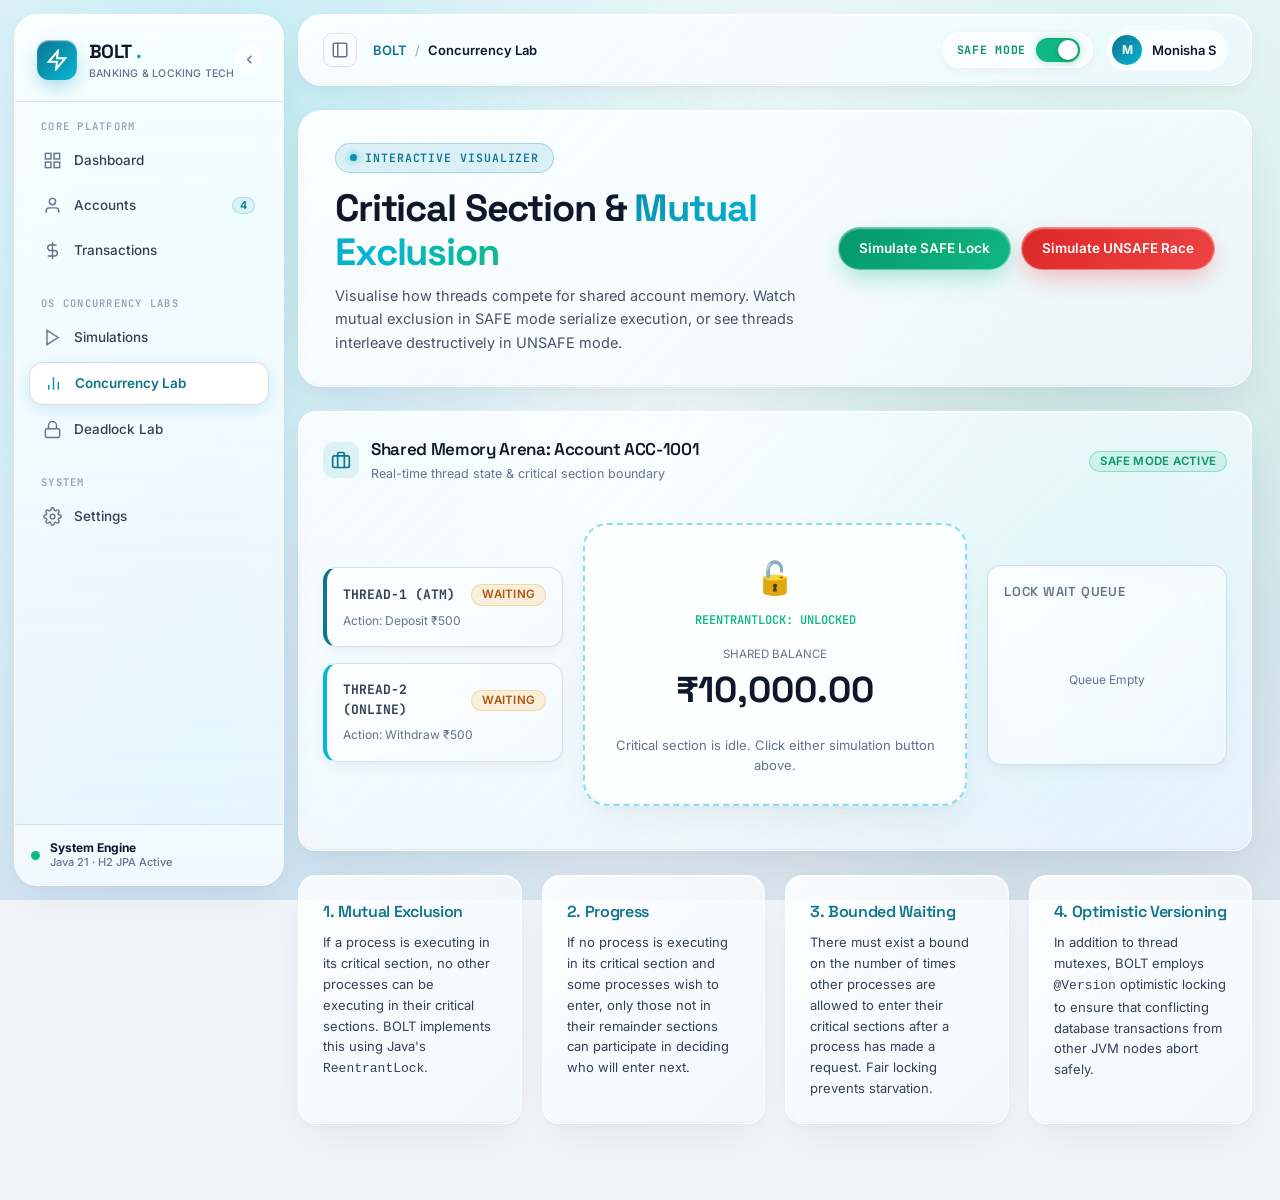
<file: frontend/concurrency.html>
<!DOCTYPE html>
<html lang="en">
<head>
  <meta charset="UTF-8">
  <meta name="viewport" content="width=device-width, initial-scale=1.0">
  <title>Concurrency Lab — BOLT Banking Operations</title>

  <link rel="preconnect" href="https://fonts.googleapis.com">
  <link rel="preconnect" href="https://fonts.gstatic.com" crossorigin>
  <link href="https://fonts.googleapis.com/css2?family=Inter:wght@400;500;600;700&family=JetBrains+Mono:wght@400;500;600&family=Space+Grotesk:wght@500;600;700&display=swap" rel="stylesheet">

  <link rel="stylesheet" href="css/base.css">
  <link rel="stylesheet" href="css/layout.css">
  <link rel="stylesheet" href="css/components.css">
  <link rel="stylesheet" href="css/dashboard.css">
  <link rel="stylesheet" href="css/animations.css">
  <link rel="stylesheet" href="css/responsive.css">
</head>
<body>

  <div class="apple-glass-bg" aria-hidden="true">
    <div class="glass-orb glass-orb-1"></div>
    <div class="glass-orb glass-orb-2"></div>
    <div class="glass-orb glass-orb-3"></div>
  </div>

  <div class="sidebar-backdrop"></div>

  <div class="app-layout">
    <!-- Sidebar -->
    <aside class="sidebar">
      <div class="sidebar-header">
        <a href="index.html" class="brand-link">
          <div class="brand-icon">
            <svg width="22" height="22" viewBox="0 0 24 24" fill="none" stroke="currentColor" stroke-width="2.2"><polygon points="13 2 3 14 12 14 11 22 21 10 12 10 13 2"></polygon></svg>
          </div>
          <div class="brand-text">
            <span class="brand-title">BOLT<span class="accent">.</span></span>
            <span class="brand-subtitle">Banking & Locking Tech</span>
          </div>
        </a>
        <button class="sidebar-collapse-btn"><svg width="15" height="15" viewBox="0 0 24 24" fill="none" stroke="currentColor" stroke-width="2.2"><polyline points="15 18 9 12 15 6"></polyline></svg></button>
      </div>

      <nav class="sidebar-nav">
        <div>
          <div class="nav-group-label">Core Platform</div>
          <ul class="nav-list">
            <li class="nav-item">
              <a href="index.html"><svg viewBox="0 0 24 24" fill="none" stroke="currentColor"><rect x="3" y="3" width="7" height="7"></rect><rect x="14" y="3" width="7" height="7"></rect><rect x="14" y="14" width="7" height="7"></rect><rect x="3" y="14" width="7" height="7"></rect></svg><span class="nav-label">Dashboard</span></a>
            </li>
            <li class="nav-item">
              <a href="accounts.html"><svg viewBox="0 0 24 24" fill="none" stroke="currentColor"><path d="M20 21v-2a4 4 0 0 0-4-4H8a4 4 0 0 0-4 4v2"></path><circle cx="12" cy="7" r="4"></circle></svg><span class="nav-label">Accounts</span><span class="badge">4</span></a>
            </li>
            <li class="nav-item">
              <a href="transactions.html"><svg viewBox="0 0 24 24" fill="none" stroke="currentColor"><line x1="12" y1="1" x2="12" y2="23"></line><path d="M17 5H9.5a3.5 3.5 0 0 0 0 7h5a3.5 3.5 0 0 1 0 7H6"></path></svg><span class="nav-label">Transactions</span></a>
            </li>
          </ul>
        </div>

        <div>
          <div class="nav-group-label">OS Concurrency Labs</div>
          <ul class="nav-list">
            <li class="nav-item">
              <a href="simulations.html"><svg viewBox="0 0 24 24" fill="none" stroke="currentColor"><polygon points="5 3 19 12 5 21 5 3"></polygon></svg><span class="nav-label">Simulations</span></a>
            </li>
            <li class="nav-item">
              <a href="concurrency.html" class="active"><svg viewBox="0 0 24 24" fill="none" stroke="currentColor"><path d="M18 20V10"></path><path d="M12 20V4"></path><path d="M6 20v-6"></path></svg><span class="nav-label">Concurrency Lab</span></a>
            </li>
            <li class="nav-item">
              <a href="deadlock.html"><svg viewBox="0 0 24 24" fill="none" stroke="currentColor"><rect x="3" y="11" width="18" height="11" rx="2" ry="2"></rect><path d="M7 11V7a5 5 0 0 1 10 0v4"></path></svg><span class="nav-label">Deadlock Lab</span></a>
            </li>
          </ul>
        </div>

        <div>
          <div class="nav-group-label">System</div>
          <ul class="nav-list">
            <li class="nav-item">
              <a href="settings.html"><svg viewBox="0 0 24 24" fill="none" stroke="currentColor"><circle cx="12" cy="12" r="3"></circle><path d="M19.4 15a1.65 1.65 0 0 0 .33 1.82l.06.06a2 2 0 0 1 0 2.83 2 2 0 0 1-2.83 0l-.06-.06a1.65 1.65 0 0 0-1.82-.33 1.65 1.65 0 0 0-1 1.51V21a2 2 0 0 1-2 2 2 2 0 0 1-2-2v-.09A1.65 1.65 0 0 0 9 19.4a1.65 1.65 0 0 0-1.82.33l-.06.06a2 2 0 0 1-2.83 0 2 2 0 0 1 0-2.83l.06-.06a1.65 1.65 0 0 0 .33-1.82 1.65 1.65 0 0 0-1.51-1H3a2 2 0 0 1-2-2 2 2 0 0 1 2-2h.09A1.65 1.65 0 0 0 4.6 9a1.65 1.65 0 0 0-.33-1.82l-.06-.06a2 2 0 0 1 0-2.83 2 2 0 0 1 2.83 0l.06.06a1.65 1.65 0 0 0 1.82.33H9a1.65 1.65 0 0 0 1-1.51V3a2 2 0 0 1 2-2 2 2 0 0 1 2 2v.09a1.65 1.65 0 0 0 1 1.51 1.65 1.65 0 0 0 1.82-.33l.06-.06a2 2 0 0 1 2.83 0 2 2 0 0 1 0 2.83l-.06.06a1.65 1.65 0 0 0-.33 1.82V9a1.65 1.65 0 0 0 1.51 1H21a2 2 0 0 1 2 2 2 2 0 0 1-2 2h-.09a1.65 1.65 0 0 0-1.51 1z"></path></svg><span class="nav-label">Settings</span></a>
            </li>
          </ul>
        </div>
      </nav>

      <div class="sidebar-footer">
        <div class="system-status-indicator"><div class="status-dot-pulse"></div><div class="system-status-text"><strong>System Engine</strong>Java 21 · H2 JPA Active</div></div>
      </div>
    </aside>

    <div class="main-wrapper">
      <header class="topbar">
        <div class="topbar-left">
          <button class="mobile-menu-btn" aria-label="Open Navigation"><svg width="20" height="20" viewBox="0 0 24 24" fill="none" stroke="currentColor" stroke-width="2"><line x1="3" y1="12" x2="21" y2="12"></line><line x1="3" y1="6" x2="21" y2="6"></line><line x1="3" y1="18" x2="21" y2="18"></line></svg></button>
          <button class="sidebar-toggle-topbar-btn" title="Toggle Sidebar (Expand / Collapse)" aria-label="Toggle Sidebar">
            <svg width="18" height="18" viewBox="0 0 24 24" fill="none" stroke="currentColor" stroke-width="2" stroke-linecap="round" stroke-linejoin="round">
              <rect x="3" y="3" width="18" height="18" rx="2" ry="2"></rect>
              <line x1="9" y1="3" x2="9" y2="21"></line>
            </svg>
          </button>
          <div class="breadcrumbs"><span class="crumb-root">BOLT</span><span class="crumb-separator">/</span><span class="crumb-current">Concurrency Lab</span></div>
        </div>
        <div class="topbar-right">
          <div class="mode-toggle-switch-wrapper" title="Click to toggle execution mode (SAFE / UNSAFE)">
            <span class="mode-toggle-label safe">SAFE MODE</span>
            <div class="apple-switch safe">
              <div class="apple-switch-thumb"></div>
            </div>
          </div>
          <div class="user-avatar-btn"><div class="avatar-img">M</div><span class="avatar-name">Monisha S</span></div>
        </div>
      </header>

      <main class="content-container">

        <!-- Lab Header Banner -->
        <section class="dashboard-hero animate-fade-in-up" style="margin-bottom: 24px;">
          <div class="hero-content">
            <span class="hero-kicker"><span class="kicker-dot"></span>Interactive Visualizer</span>
            <h1 class="hero-title">Critical Section & <span class="accent">Mutual Exclusion</span></h1>
            <p class="hero-subtitle">
              Visualise how threads compete for shared account memory. Watch mutual exclusion in SAFE mode serialize execution, or see threads interleave destructively in UNSAFE mode.
            </p>
          </div>
          <div class="hero-controls">
            <div style="display: flex; gap: 10px;">
              <button class="btn btn-safe" onclick="runConcurrencyVisualizer('SAFE')">Simulate SAFE Lock</button>
              <button class="btn btn-unsafe" onclick="runConcurrencyVisualizer('UNSAFE')">Simulate UNSAFE Race</button>
            </div>
          </div>
        </section>

        <!-- Interactive Visualizer Stage Card -->
        <section class="glass-card animate-fade-in-up delay-1" style="margin-bottom: 24px;">
          <div class="card-header">
            <div class="card-title-group">
              <div class="card-icon" style="background: var(--accent-soft); color: var(--c-brand-dark);">
                <svg width="20" height="20" viewBox="0 0 24 24" fill="none" stroke="currentColor" stroke-width="2"><rect x="2" y="7" width="20" height="14" rx="2" ry="2"></rect><path d="M16 21V5a2 2 0 0 0-2-2h-4a2 2 0 0 0-2 2v16"></path></svg>
              </div>
              <div>
                <h3 class="card-title">Shared Memory Arena: Account ACC-1001</h3>
                <p class="card-subtitle">Real-time thread state & critical section boundary</p>
              </div>
            </div>
            <div id="visualizerModeBadge"><span class="badge badge-safe">SAFE MODE ACTIVE</span></div>
          </div>

          <!-- Dynamic Visualizer Stage Canvas Area -->
          <div style="display: grid; grid-template-columns: 1fr 1.6fr 1fr; gap: 20px; align-items: center; min-height: 280px; padding: 20px 0;">

            <!-- Left: Incoming Thread Workers -->
            <div style="display: flex; flex-direction: column; gap: 16px;">
              <div class="glass-card-subtle" id="visThread1" style="padding: 16px; border-left: 4px solid var(--c-brand-dark); transition: all 0.4s var(--ease-apple);">
                <div style="display: flex; justify-content: space-between; align-items: center;">
                  <strong style="font-family: 'JetBrains Mono', monospace; font-size: 13px;">THREAD-1 (ATM)</strong>
                  <span class="badge badge-pending" id="t1Status">WAITING</span>
                </div>
                <div style="font-size: 12px; color: var(--text-muted); margin-top: 6px;">Action: Deposit ₹500</div>
              </div>

              <div class="glass-card-subtle" id="visThread2" style="padding: 16px; border-left: 4px solid var(--c-vibrant); transition: all 0.4s var(--ease-apple);">
                <div style="display: flex; justify-content: space-between; align-items: center;">
                  <strong style="font-family: 'JetBrains Mono', monospace; font-size: 13px;">THREAD-2 (ONLINE)</strong>
                  <span class="badge badge-pending" id="t2Status">WAITING</span>
                </div>
                <div style="font-size: 12px; color: var(--text-muted); margin-top: 6px;">Action: Withdraw ₹500</div>
              </div>
            </div>

            <!-- Center: Critical Section & Lock Status -->
            <div class="glass-card" id="criticalSectionBox" style="background: rgba(255,255,255,0.7); border: 2px dashed rgba(6, 182, 212, 0.45); padding: 28px; text-align: center; border-radius: var(--radius-xl); transition: all 0.4s var(--ease-apple);">
              <div id="lockIcon" style="font-size: 32px; margin-bottom: 8px;">🔓</div>
              <div id="lockLabel" style="font-family: 'JetBrains Mono', monospace; font-size: 12px; font-weight: 600; color: var(--green); text-transform: uppercase;">
                ReentrantLock: UNLOCKED
              </div>
              <div style="margin: 16px 0;">
                <div style="font-size: 11.5px; color: var(--text-muted); text-transform: uppercase;">Shared Balance</div>
                <div id="sharedBalanceDisplay" style="font-family: 'Space Grotesk', sans-serif; font-size: 36px; font-weight: 700; color: var(--text-heading);">
                  ₹10,000.00
                </div>
              </div>
              <div id="csActionText" style="font-size: 13px; color: var(--text-muted); min-height: 20px;">
                Critical section is idle. Click either simulation button above.
              </div>
            </div>

            <!-- Right: Lock Wait Queue -->
            <div class="glass-card-subtle" style="padding: 16px; min-height: 200px; display: flex; flex-direction: column;">
              <h4 style="font-size: 13px; text-transform: uppercase; color: var(--text-muted); letter-spacing: 0.06em; margin-bottom: 12px;">Lock Wait Queue</h4>
              <div id="waitQueueList" style="flex: 1; display: flex; flex-direction: column; gap: 8px; justify-content: center; font-size: 12px; color: var(--text-muted); text-align: center;">
                Queue Empty
              </div>
            </div>

          </div>
        </section>

        <!-- OS Educational Concepts 3-Card Grid -->
        <section class="stats-grid animate-fade-in-up delay-2">
          <div class="glass-card">
            <h4 style="color: var(--c-sapphire); margin-bottom: 8px; font-size: 16px;">1. Mutual Exclusion</h4>
            <p style="font-size: 13px; color: var(--text-body); line-height: 1.6;">
              If a process is executing in its critical section, no other processes can be executing in their critical sections. BOLT implements this using Java's <code>ReentrantLock</code>.
            </p>
          </div>

          <div class="glass-card">
            <h4 style="color: var(--c-sapphire); margin-bottom: 8px; font-size: 16px;">2. Progress</h4>
            <p style="font-size: 13px; color: var(--text-body); line-height: 1.6;">
              If no process is executing in its critical section and some processes wish to enter, only those not in their remainder sections can participate in deciding who will enter next.
            </p>
          </div>

          <div class="glass-card">
            <h4 style="color: var(--c-sapphire); margin-bottom: 8px; font-size: 16px;">3. Bounded Waiting</h4>
            <p style="font-size: 13px; color: var(--text-body); line-height: 1.6;">
              There must exist a bound on the number of times other processes are allowed to enter their critical sections after a process has made a request. Fair locking prevents starvation.
            </p>
          </div>

          <div class="glass-card">
            <h4 style="color: var(--c-sapphire); margin-bottom: 8px; font-size: 16px;">4. Optimistic Versioning</h4>
            <p style="font-size: 13px; color: var(--text-body); line-height: 1.6;">
              In addition to thread mutexes, BOLT employs <code>@Version</code> optimistic locking to ensure that conflicting database transactions from other JVM nodes abort safely.
            </p>
          </div>
        </section>

      </main>
    </div>
  </div>

  <div class="toast-container"></div>

  <script src="js/app.js"></script>
  <script src="js/navigation.js"></script>
  <script src="js/ui.js"></script>
  <script>
    function runConcurrencyVisualizer(mode) {
      const isSafe = mode === 'SAFE';
      const badge = document.getElementById('visualizerModeBadge');
      const csBox = document.getElementById('criticalSectionBox');
      const lockIcon = document.getElementById('lockIcon');
      const lockLabel = document.getElementById('lockLabel');
      const balDisplay = document.getElementById('sharedBalanceDisplay');
      const actionText = document.getElementById('csActionText');
      const t1Status = document.getElementById('t1Status');
      const t2Status = document.getElementById('t2Status');
      const queueList = document.getElementById('waitQueueList');

      badge.innerHTML = `<span class="badge ${isSafe ? 'badge-safe' : 'badge-unsafe'}">${mode} MODE SIMULATION</span>`;
      balDisplay.textContent = '₹10,000.00';

      if (isSafe) {
        // Step 1: Thread 1 acquires lock
        t1Status.textContent = 'ACQUIRING LOCK';
        t1Status.className = 'badge badge-pending';
        actionText.textContent = 'THREAD-1 calling lock.lock()...';

        setTimeout(() => {
          lockIcon.textContent = '🔒';
          lockLabel.textContent = 'ReentrantLock: LOCKED by THREAD-1';
          lockLabel.style.color = 'var(--coral)';
          csBox.style.borderColor = 'var(--c-sapphire)';
          t1Status.textContent = 'IN CRITICAL SECTION';
          t1Status.className = 'badge badge-success';
          actionText.textContent = 'THREAD-1 inside critical section: adding ₹500';

          // Thread 2 attempts to acquire lock and blocks
          setTimeout(() => {
            t2Status.textContent = 'BLOCKED / WAITING';
            t2Status.className = 'badge badge-failed';
            queueList.innerHTML = `<div class="badge badge-type">THREAD-2 (WAITING FOR LOCK)</div>`;
            actionText.textContent = 'THREAD-2 blocked! Waiting for ReentrantLock release...';

            // Thread 1 updates balance and releases lock
            setTimeout(() => {
              balDisplay.textContent = '₹10,500.00';
              lockIcon.textContent = '🔓';
              lockLabel.textContent = 'ReentrantLock: RELEASED';
              lockLabel.style.color = 'var(--green)';
              t1Status.textContent = 'COMPLETED (₹10,500)';
              t1Status.className = 'badge badge-type';

              // Thread 2 now enters
              setTimeout(() => {
                queueList.innerHTML = `Queue Empty`;
                lockIcon.textContent = '🔒';
                lockLabel.textContent = 'ReentrantLock: LOCKED by THREAD-2';
                lockLabel.style.color = 'var(--coral)';
                t2Status.textContent = 'IN CRITICAL SECTION';
                t2Status.className = 'badge badge-success';
                actionText.textContent = 'THREAD-2 acquired lock: deducting ₹500';

                setTimeout(() => {
                  balDisplay.textContent = '₹10,000.00';
                  lockIcon.textContent = '🔓';
                  lockLabel.textContent = 'ReentrantLock: UNLOCKED';
                  lockLabel.style.color = 'var(--green)';
                  t2Status.textContent = 'COMPLETED (₹10,000)';
                  t2Status.className = 'badge badge-type';
                  actionText.textContent = '✅ Mutual Exclusion preserved! Both transactions completed in serial order without lost updates.';
                  showToast('SAFE Mode Mutual Exclusion Verified', 'success');
                }, 900);
              }, 700);
            }, 900);
          }, 600);
        }, 600);

      } else {
        // UNSAFE: No locks, threads interleave and race!
        lockIcon.textContent = '⚠️';
        lockLabel.textContent = 'LOCKS DISABLED (NO MUTEX)';
        lockLabel.style.color = 'var(--coral)';
        actionText.textContent = 'Both THREAD-1 and THREAD-2 reading ₹10,000 concurrently without synchronization...';

        t1Status.textContent = 'READING ₹10,000';
        t1Status.className = 'badge badge-unsafe';
        t2Status.textContent = 'READING ₹10,000';
        t2Status.className = 'badge badge-unsafe';

        setTimeout(() => {
          actionText.textContent = 'Thread 1 calculates ₹10,500, Thread 2 calculates ₹9,500 at the same time!';
          setTimeout(() => {
            balDisplay.textContent = '₹9,500.00';
            t1Status.textContent = 'LOST UPDATE (OVERWRITTEN)';
            t1Status.className = 'badge badge-failed';
            t2Status.textContent = 'WROTE ₹9,500';
            t2Status.className = 'badge badge-success';
            actionText.textContent = '🚨 RACE CONDITION: Thread 2 overwrote Thread 1\'s deposit! ₹500 was lost!';
            showToast('Lost Update detected in UNSAFE mode', 'error');
          }, 800);
        }, 700);
      }
    }
  </script>
</body>
</html>
</file>
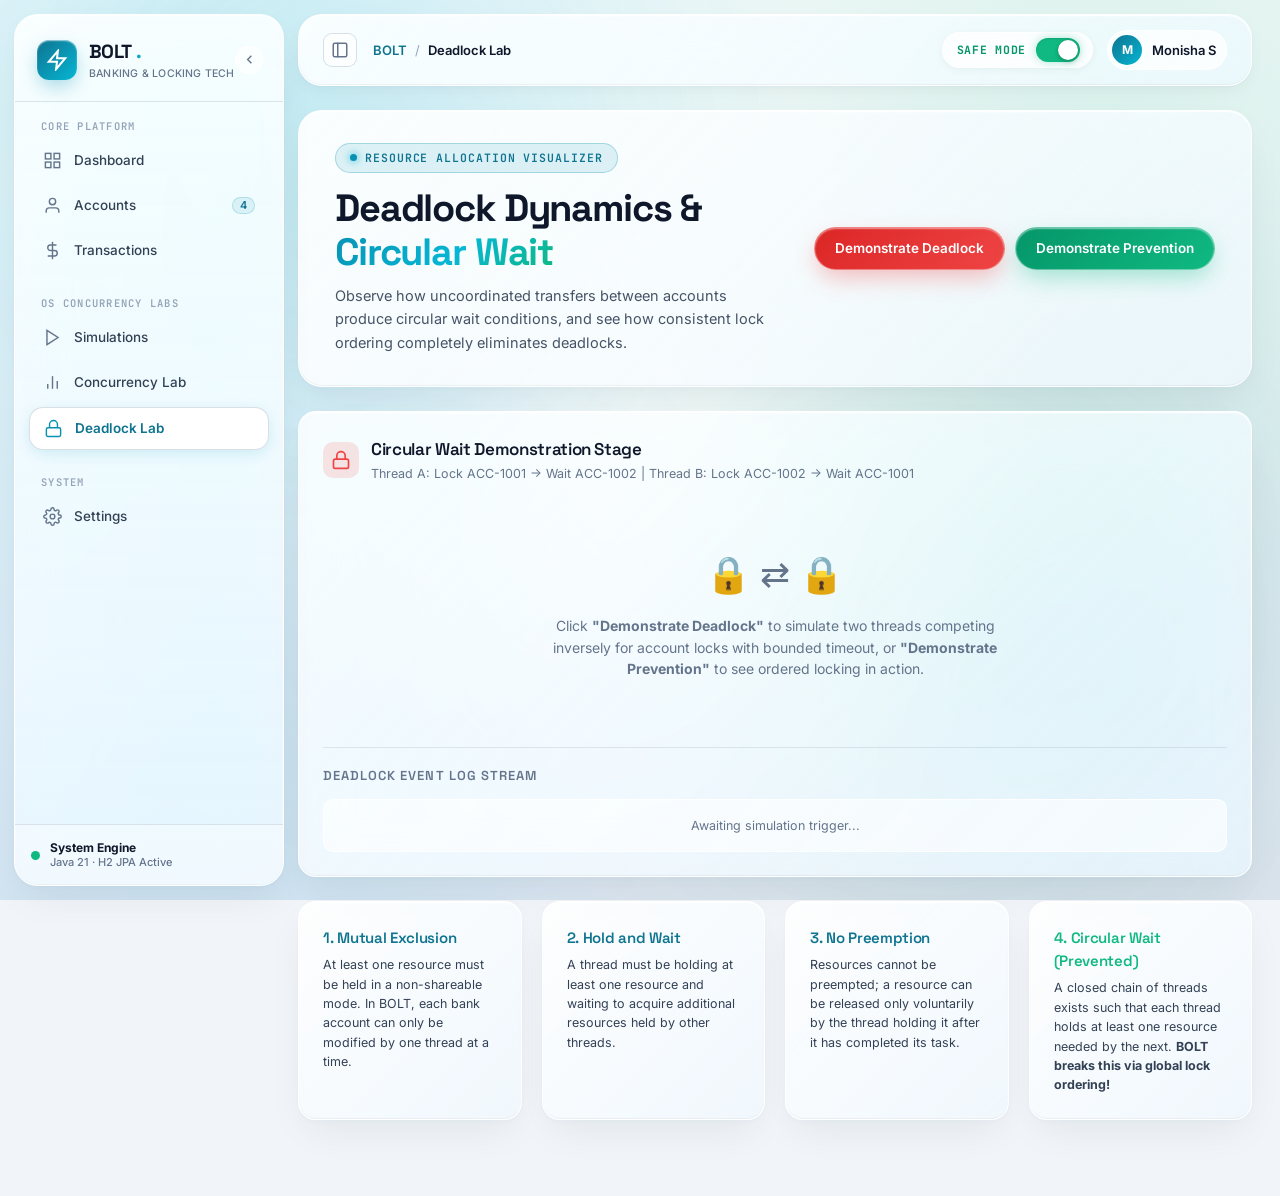
<file: frontend/deadlock.html>
<!DOCTYPE html>
<html lang="en">
<head>
  <meta charset="UTF-8">
  <meta name="viewport" content="width=device-width, initial-scale=1.0">
  <title>Deadlock Lab — BOLT Banking Operations</title>

  <link rel="preconnect" href="https://fonts.googleapis.com">
  <link rel="preconnect" href="https://fonts.gstatic.com" crossorigin>
  <link href="https://fonts.googleapis.com/css2?family=Inter:wght@400;500;600;700&family=JetBrains+Mono:wght@400;500;600&family=Space+Grotesk:wght@500;600;700&display=swap" rel="stylesheet">

  <link rel="stylesheet" href="css/base.css">
  <link rel="stylesheet" href="css/layout.css">
  <link rel="stylesheet" href="css/components.css">
  <link rel="stylesheet" href="css/dashboard.css">
  <link rel="stylesheet" href="css/animations.css">
  <link rel="stylesheet" href="css/responsive.css">
</head>
<body>

  <div class="apple-glass-bg" aria-hidden="true">
    <div class="glass-orb glass-orb-1"></div>
    <div class="glass-orb glass-orb-2"></div>
    <div class="glass-orb glass-orb-3"></div>
  </div>

  <div class="sidebar-backdrop"></div>

  <div class="app-layout">
    <!-- Sidebar -->
    <aside class="sidebar">
      <div class="sidebar-header">
        <a href="index.html" class="brand-link">
          <div class="brand-icon">
            <svg width="22" height="22" viewBox="0 0 24 24" fill="none" stroke="currentColor" stroke-width="2.2"><polygon points="13 2 3 14 12 14 11 22 21 10 12 10 13 2"></polygon></svg>
          </div>
          <div class="brand-text">
            <span class="brand-title">BOLT<span class="accent">.</span></span>
            <span class="brand-subtitle">Banking & Locking Tech</span>
          </div>
        </a>
        <button class="sidebar-collapse-btn"><svg width="15" height="15" viewBox="0 0 24 24" fill="none" stroke="currentColor" stroke-width="2.2"><polyline points="15 18 9 12 15 6"></polyline></svg></button>
      </div>

      <nav class="sidebar-nav">
        <div>
          <div class="nav-group-label">Core Platform</div>
          <ul class="nav-list">
            <li class="nav-item">
              <a href="index.html"><svg viewBox="0 0 24 24" fill="none" stroke="currentColor"><rect x="3" y="3" width="7" height="7"></rect><rect x="14" y="3" width="7" height="7"></rect><rect x="14" y="14" width="7" height="7"></rect><rect x="3" y="14" width="7" height="7"></rect></svg><span class="nav-label">Dashboard</span></a>
            </li>
            <li class="nav-item">
              <a href="accounts.html"><svg viewBox="0 0 24 24" fill="none" stroke="currentColor"><path d="M20 21v-2a4 4 0 0 0-4-4H8a4 4 0 0 0-4 4v2"></path><circle cx="12" cy="7" r="4"></circle></svg><span class="nav-label">Accounts</span><span class="badge">4</span></a>
            </li>
            <li class="nav-item">
              <a href="transactions.html"><svg viewBox="0 0 24 24" fill="none" stroke="currentColor"><line x1="12" y1="1" x2="12" y2="23"></line><path d="M17 5H9.5a3.5 3.5 0 0 0 0 7h5a3.5 3.5 0 0 1 0 7H6"></path></svg><span class="nav-label">Transactions</span></a>
            </li>
          </ul>
        </div>

        <div>
          <div class="nav-group-label">OS Concurrency Labs</div>
          <ul class="nav-list">
            <li class="nav-item">
              <a href="simulations.html"><svg viewBox="0 0 24 24" fill="none" stroke="currentColor"><polygon points="5 3 19 12 5 21 5 3"></polygon></svg><span class="nav-label">Simulations</span></a>
            </li>
            <li class="nav-item">
              <a href="concurrency.html"><svg viewBox="0 0 24 24" fill="none" stroke="currentColor"><path d="M18 20V10"></path><path d="M12 20V4"></path><path d="M6 20v-6"></path></svg><span class="nav-label">Concurrency Lab</span></a>
            </li>
            <li class="nav-item">
              <a href="deadlock.html" class="active"><svg viewBox="0 0 24 24" fill="none" stroke="currentColor"><rect x="3" y="11" width="18" height="11" rx="2" ry="2"></rect><path d="M7 11V7a5 5 0 0 1 10 0v4"></path></svg><span class="nav-label">Deadlock Lab</span></a>
            </li>
          </ul>
        </div>

        <div>
          <div class="nav-group-label">System</div>
          <ul class="nav-list">
            <li class="nav-item">
              <a href="settings.html"><svg viewBox="0 0 24 24" fill="none" stroke="currentColor"><circle cx="12" cy="12" r="3"></circle><path d="M19.4 15a1.65 1.65 0 0 0 .33 1.82l.06.06a2 2 0 0 1 0 2.83 2 2 0 0 1-2.83 0l-.06-.06a1.65 1.65 0 0 0-1.82-.33 1.65 1.65 0 0 0-1 1.51V21a2 2 0 0 1-2 2 2 2 0 0 1-2-2v-.09A1.65 1.65 0 0 0 9 19.4a1.65 1.65 0 0 0-1.82.33l-.06.06a2 2 0 0 1-2.83 0 2 2 0 0 1 0-2.83l.06-.06a1.65 1.65 0 0 0 .33-1.82 1.65 1.65 0 0 0-1.51-1H3a2 2 0 0 1-2-2 2 2 0 0 1 2-2h.09A1.65 1.65 0 0 0 4.6 9a1.65 1.65 0 0 0-.33-1.82l-.06-.06a2 2 0 0 1 0-2.83 2 2 0 0 1 2.83 0l.06.06a1.65 1.65 0 0 0 1.82.33H9a1.65 1.65 0 0 0 1-1.51V3a2 2 0 0 1 2-2 2 2 0 0 1 2 2v.09a1.65 1.65 0 0 0 1 1.51 1.65 1.65 0 0 0 1.82-.33l.06-.06a2 2 0 0 1 2.83 0 2 2 0 0 1 0 2.83l-.06.06a1.65 1.65 0 0 0-.33 1.82V9a1.65 1.65 0 0 0 1.51 1H21a2 2 0 0 1 2 2 2 2 0 0 1-2 2h-.09a1.65 1.65 0 0 0-1.51 1z"></path></svg><span class="nav-label">Settings</span></a>
            </li>
          </ul>
        </div>
      </nav>

      <div class="sidebar-footer">
        <div class="system-status-indicator"><div class="status-dot-pulse"></div><div class="system-status-text"><strong>System Engine</strong>Java 21 · H2 JPA Active</div></div>
      </div>
    </aside>

    <div class="main-wrapper">
      <header class="topbar">
        <div class="topbar-left">
          <button class="mobile-menu-btn" aria-label="Open Navigation"><svg width="20" height="20" viewBox="0 0 24 24" fill="none" stroke="currentColor" stroke-width="2"><line x1="3" y1="12" x2="21" y2="12"></line><line x1="3" y1="6" x2="21" y2="6"></line><line x1="3" y1="18" x2="21" y2="18"></line></svg></button>
          <button class="sidebar-toggle-topbar-btn" title="Toggle Sidebar (Expand / Collapse)" aria-label="Toggle Sidebar">
            <svg width="18" height="18" viewBox="0 0 24 24" fill="none" stroke="currentColor" stroke-width="2" stroke-linecap="round" stroke-linejoin="round">
              <rect x="3" y="3" width="18" height="18" rx="2" ry="2"></rect>
              <line x1="9" y1="3" x2="9" y2="21"></line>
            </svg>
          </button>
          <div class="breadcrumbs"><span class="crumb-root">BOLT</span><span class="crumb-separator">/</span><span class="crumb-current">Deadlock Lab</span></div>
        </div>
        <div class="topbar-right">
          <div class="mode-toggle-switch-wrapper" title="Click to toggle execution mode (SAFE / UNSAFE)">
            <span class="mode-toggle-label safe">SAFE MODE</span>
            <div class="apple-switch safe">
              <div class="apple-switch-thumb"></div>
            </div>
          </div>
          <div class="user-avatar-btn"><div class="avatar-img">M</div><span class="avatar-name">Monisha S</span></div>
        </div>
      </header>

      <main class="content-container">

        <!-- Lab Header Banner -->
        <section class="dashboard-hero animate-fade-in-up" style="margin-bottom: 24px;">
          <div class="hero-content">
            <span class="hero-kicker"><span class="kicker-dot"></span>Resource Allocation Visualizer</span>
            <h1 class="hero-title">Deadlock Dynamics & <span class="accent">Circular Wait</span></h1>
            <p class="hero-subtitle">
              Observe how uncoordinated transfers between accounts produce circular wait conditions, and see how consistent lock ordering completely eliminates deadlocks.
            </p>
          </div>
          <div class="hero-controls">
            <div style="display: flex; gap: 10px;">
              <button class="btn btn-unsafe" id="runDeadlockBtn" onclick="triggerDeadlockDemo()">
                Demonstrate Deadlock
              </button>
              <button class="btn btn-safe" id="runPreventionBtn" onclick="triggerDeadlockPreventionDemo()">
                Demonstrate Prevention
              </button>
            </div>
          </div>
        </section>

        <!-- Interactive Deadlock Stage Card -->
        <section class="glass-card animate-fade-in-up delay-1" style="margin-bottom: 24px;">
          <div class="card-header">
            <div class="card-title-group">
              <div class="card-icon" style="background: rgba(239, 68, 68, 0.14); color: var(--coral);">
                <svg width="20" height="20" viewBox="0 0 24 24" fill="none" stroke="currentColor" stroke-width="2"><rect x="3" y="11" width="18" height="11" rx="2" ry="2"></rect><path d="M7 11V7a5 5 0 0 1 10 0v4"></path></svg>
              </div>
              <div>
                <h3 class="card-title">Circular Wait Demonstration Stage</h3>
                <p class="card-subtitle">Thread A: Lock ACC-1001 → Wait ACC-1002 | Thread B: Lock ACC-1002 → Wait ACC-1001</p>
              </div>
            </div>
          </div>

          <!-- Dynamic Deadlock Visualizer Canvas / Stage Area -->
          <div id="deadlockStage" style="min-height: 220px; display: flex; align-items: center; justify-content: center;">
            <div style="text-align: center; color: var(--text-muted); padding: 40px;">
              <div style="font-size: 36px; margin-bottom: 12px;">🔒 ⇄ 🔒</div>
              <p style="font-size: 14px; max-width: 500px; margin: 0 auto;">
                Click <strong>"Demonstrate Deadlock"</strong> to simulate two threads competing inversely for account locks with bounded timeout, or <strong>"Demonstrate Prevention"</strong> to see ordered locking in action.
              </p>
            </div>
          </div>

          <!-- Live Event Log -->
          <div style="margin-top: 24px; border-top: 1px solid rgba(148,163,184,0.25); padding-top: 18px;">
            <h4 style="font-size: 13px; font-weight: 600; text-transform: uppercase; letter-spacing: 0.08em; color: var(--text-muted); margin-bottom: 12px;">
              Deadlock Event Log Stream
            </h4>
            <div id="deadlockEventLog" style="max-height: 220px; overflow-y: auto; background: rgba(255,255,255,0.6); border-radius: var(--radius-sm); border: 1px solid var(--glass-border);">
              <div style="padding: 16px; text-align: center; color: var(--text-muted); font-size: 12.5px;">Awaiting simulation trigger...</div>
            </div>
          </div>
        </section>

        <!-- 4 Coffman Conditions Cards -->
        <section class="stats-grid animate-fade-in-up delay-2">
          <div class="glass-card">
            <h4 style="color: var(--c-brand-dark); margin-bottom: 6px; font-size: 15px;">1. Mutual Exclusion</h4>
            <p style="font-size: 12.5px; color: var(--text-body); line-height: 1.55;">
              At least one resource must be held in a non-shareable mode. In BOLT, each bank account can only be modified by one thread at a time.
            </p>
          </div>
          <div class="glass-card">
            <h4 style="color: var(--c-sapphire); margin-bottom: 6px; font-size: 15px;">2. Hold and Wait</h4>
            <p style="font-size: 12.5px; color: var(--text-body); line-height: 1.55;">
              A thread must be holding at least one resource and waiting to acquire additional resources held by other threads.
            </p>
          </div>
          <div class="glass-card">
            <h4 style="color: var(--c-sapphire); margin-bottom: 6px; font-size: 15px;">3. No Preemption</h4>
            <p style="font-size: 12.5px; color: var(--text-body); line-height: 1.55;">
              Resources cannot be preempted; a resource can be released only voluntarily by the thread holding it after it has completed its task.
            </p>
          </div>
          <div class="glass-card">
            <h4 style="color: var(--green); margin-bottom: 6px; font-size: 15px;">4. Circular Wait (Prevented)</h4>
            <p style="font-size: 12.5px; color: var(--text-body); line-height: 1.55;">
              A closed chain of threads exists such that each thread holds at least one resource needed by the next. <strong>BOLT breaks this via global lock ordering!</strong>
            </p>
          </div>
        </section>

      </main>
    </div>
  </div>

  <div class="toast-container"></div>

  <script src="js/app.js"></script>
  <script src="js/navigation.js"></script>
  <script src="js/ui.js"></script>
  <script src="js/simulations.js"></script>
</body>
</html>
</file>
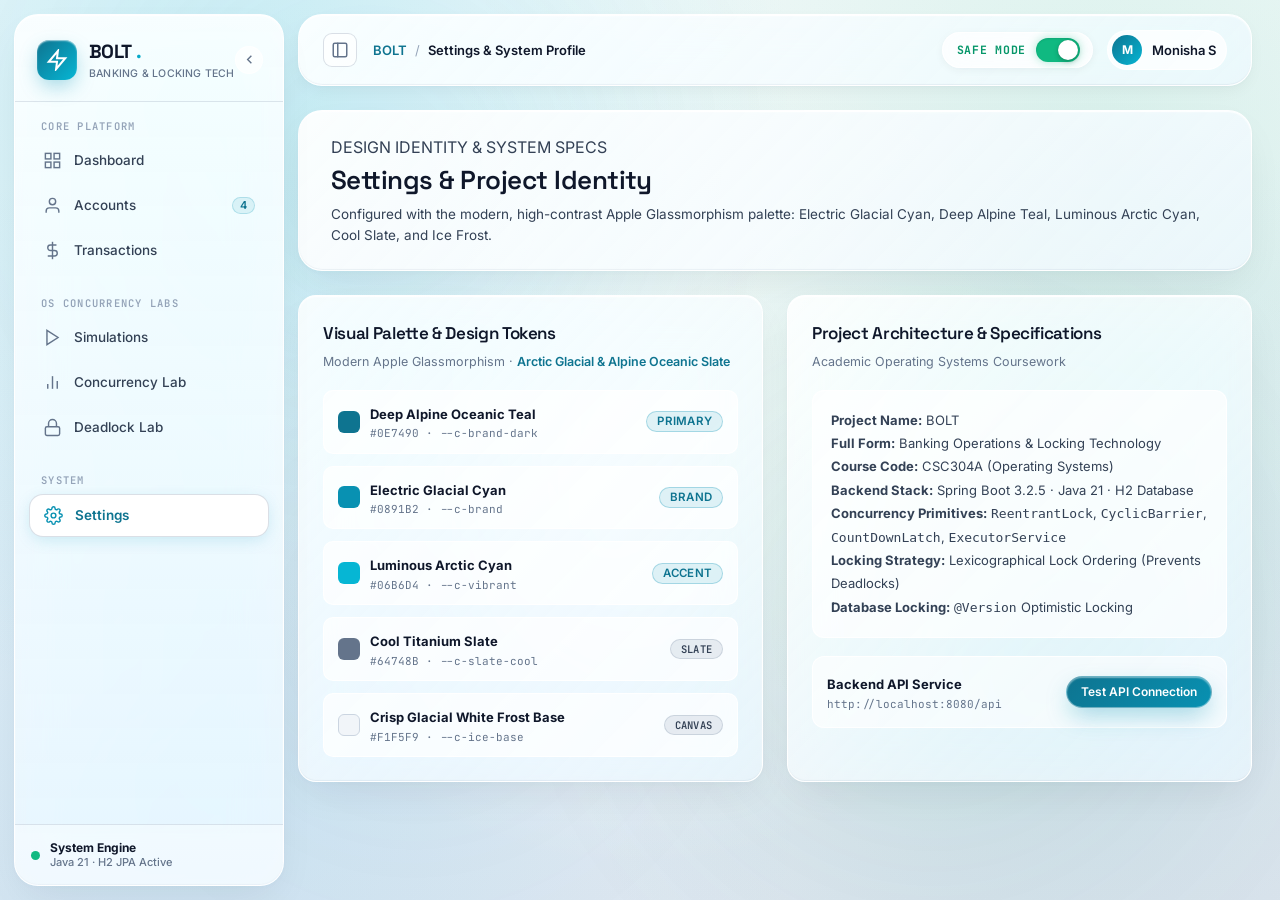
<file: frontend/settings.html>
<!DOCTYPE html>
<html lang="en">
<head>
  <meta charset="UTF-8">
  <meta name="viewport" content="width=device-width, initial-scale=1.0">
  <title>Settings — BOLT Banking Operations</title>

  <link rel="preconnect" href="https://fonts.googleapis.com">
  <link rel="preconnect" href="https://fonts.gstatic.com" crossorigin>
  <link href="https://fonts.googleapis.com/css2?family=Inter:wght@400;500;600;700&family=JetBrains+Mono:wght@400;500;600&family=Space+Grotesk:wght@500;600;700&display=swap" rel="stylesheet">

  <link rel="stylesheet" href="css/base.css">
  <link rel="stylesheet" href="css/layout.css">
  <link rel="stylesheet" href="css/components.css">
  <link rel="stylesheet" href="css/dashboard.css">
  <link rel="stylesheet" href="css/animations.css">
  <link rel="stylesheet" href="css/responsive.css">
</head>
<body>

  <div class="apple-glass-bg" aria-hidden="true">
    <div class="glass-orb glass-orb-1"></div>
    <div class="glass-orb glass-orb-2"></div>
    <div class="glass-orb glass-orb-3"></div>
  </div>

  <div class="sidebar-backdrop"></div>

  <div class="app-layout">
    <!-- Sidebar -->
    <aside class="sidebar">
      <div class="sidebar-header">
        <a href="index.html" class="brand-link">
          <div class="brand-icon">
            <svg width="22" height="22" viewBox="0 0 24 24" fill="none" stroke="currentColor" stroke-width="2.2"><polygon points="13 2 3 14 12 14 11 22 21 10 12 10 13 2"></polygon></svg>
          </div>
          <div class="brand-text">
            <span class="brand-title">BOLT<span class="accent">.</span></span>
            <span class="brand-subtitle">Banking & Locking Tech</span>
          </div>
        </a>
        <button class="sidebar-collapse-btn"><svg width="15" height="15" viewBox="0 0 24 24" fill="none" stroke="currentColor" stroke-width="2.2"><polyline points="15 18 9 12 15 6"></polyline></svg></button>
      </div>

      <nav class="sidebar-nav">
        <div>
          <div class="nav-group-label">Core Platform</div>
          <ul class="nav-list">
            <li class="nav-item">
              <a href="index.html"><svg viewBox="0 0 24 24" fill="none" stroke="currentColor"><rect x="3" y="3" width="7" height="7"></rect><rect x="14" y="3" width="7" height="7"></rect><rect x="14" y="14" width="7" height="7"></rect><rect x="3" y="14" width="7" height="7"></rect></svg><span class="nav-label">Dashboard</span></a>
            </li>
            <li class="nav-item">
              <a href="accounts.html"><svg viewBox="0 0 24 24" fill="none" stroke="currentColor"><path d="M20 21v-2a4 4 0 0 0-4-4H8a4 4 0 0 0-4 4v2"></path><circle cx="12" cy="7" r="4"></circle></svg><span class="nav-label">Accounts</span><span class="badge">4</span></a>
            </li>
            <li class="nav-item">
              <a href="transactions.html"><svg viewBox="0 0 24 24" fill="none" stroke="currentColor"><line x1="12" y1="1" x2="12" y2="23"></line><path d="M17 5H9.5a3.5 3.5 0 0 0 0 7h5a3.5 3.5 0 0 1 0 7H6"></path></svg><span class="nav-label">Transactions</span></a>
            </li>
          </ul>
        </div>

        <div>
          <div class="nav-group-label">OS Concurrency Labs</div>
          <ul class="nav-list">
            <li class="nav-item">
              <a href="simulations.html"><svg viewBox="0 0 24 24" fill="none" stroke="currentColor"><polygon points="5 3 19 12 5 21 5 3"></polygon></svg><span class="nav-label">Simulations</span></a>
            </li>
            <li class="nav-item">
              <a href="concurrency.html"><svg viewBox="0 0 24 24" fill="none" stroke="currentColor"><path d="M18 20V10"></path><path d="M12 20V4"></path><path d="M6 20v-6"></path></svg><span class="nav-label">Concurrency Lab</span></a>
            </li>
            <li class="nav-item">
              <a href="deadlock.html"><svg viewBox="0 0 24 24" fill="none" stroke="currentColor"><rect x="3" y="11" width="18" height="11" rx="2" ry="2"></rect><path d="M7 11V7a5 5 0 0 1 10 0v4"></path></svg><span class="nav-label">Deadlock Lab</span></a>
            </li>
          </ul>
        </div>

        <div>
          <div class="nav-group-label">System</div>
          <ul class="nav-list">
            <li class="nav-item">
              <a href="settings.html" class="active"><svg viewBox="0 0 24 24" fill="none" stroke="currentColor"><circle cx="12" cy="12" r="3"></circle><path d="M19.4 15a1.65 1.65 0 0 0 .33 1.82l.06.06a2 2 0 0 1 0 2.83 2 2 0 0 1-2.83 0l-.06-.06a1.65 1.65 0 0 0-1.82-.33 1.65 1.65 0 0 0-1 1.51V21a2 2 0 0 1-2 2 2 2 0 0 1-2-2v-.09A1.65 1.65 0 0 0 9 19.4a1.65 1.65 0 0 0-1.82.33l-.06.06a2 2 0 0 1-2.83 0 2 2 0 0 1 0-2.83l.06-.06a1.65 1.65 0 0 0 .33-1.82 1.65 1.65 0 0 0-1.51-1H3a2 2 0 0 1-2-2 2 2 0 0 1 2-2h.09A1.65 1.65 0 0 0 4.6 9a1.65 1.65 0 0 0-.33-1.82l-.06-.06a2 2 0 0 1 0-2.83 2 2 0 0 1 2.83 0l.06.06a1.65 1.65 0 0 0 1.82.33H9a1.65 1.65 0 0 0 1-1.51V3a2 2 0 0 1 2-2 2 2 0 0 1 2 2v.09a1.65 1.65 0 0 0 1 1.51 1.65 1.65 0 0 0 1.82-.33l.06-.06a2 2 0 0 1 2.83 0 2 2 0 0 1 0 2.83l-.06.06a1.65 1.65 0 0 0-.33 1.82V9a1.65 1.65 0 0 0 1.51 1H21a2 2 0 0 1 2 2 2 2 0 0 1-2 2h-.09a1.65 1.65 0 0 0-1.51 1z"></path></svg><span class="nav-label">Settings</span></a>
            </li>
          </ul>
        </div>
      </nav>

      <div class="sidebar-footer">
        <div class="system-status-indicator"><div class="status-dot-pulse"></div><div class="system-status-text"><strong>System Engine</strong>Java 21 · H2 JPA Active</div></div>
      </div>
    </aside>

    <div class="main-wrapper">
      <header class="topbar">
        <div class="topbar-left">
          <button class="mobile-menu-btn" aria-label="Open Navigation"><svg width="20" height="20" viewBox="0 0 24 24" fill="none" stroke="currentColor" stroke-width="2"><line x1="3" y1="12" x2="21" y2="12"></line><line x1="3" y1="6" x2="21" y2="6"></line><line x1="3" y1="18" x2="21" y2="18"></line></svg></button>
          <button class="sidebar-toggle-topbar-btn" title="Toggle Sidebar (Expand / Collapse)" aria-label="Toggle Sidebar">
            <svg width="18" height="18" viewBox="0 0 24 24" fill="none" stroke="currentColor" stroke-width="2" stroke-linecap="round" stroke-linejoin="round">
              <rect x="3" y="3" width="18" height="18" rx="2" ry="2"></rect>
              <line x1="9" y1="3" x2="9" y2="21"></line>
            </svg>
          </button>
          <div class="breadcrumbs"><span class="crumb-root">BOLT</span><span class="crumb-separator">/</span><span class="crumb-current">Settings & System Profile</span></div>
        </div>
        <div class="topbar-right">
          <div class="mode-toggle-switch-wrapper" title="Click to toggle execution mode (SAFE / UNSAFE)">
            <span class="mode-toggle-label safe">SAFE MODE</span>
            <div class="apple-switch safe">
              <div class="apple-switch-thumb"></div>
            </div>
          </div>
          <div class="user-avatar-btn"><div class="avatar-img">M</div><span class="avatar-name">Monisha S</span></div>
        </div>
      </header>

      <main class="content-container">

        <!-- Top Banner -->
        <section class="dashboard-hero animate-fade-in-up" style="margin-bottom: 24px; padding: 24px 32px;">
          <div>
            <span class="eyebrow" style="margin-bottom: 6px;">DESIGN IDENTITY & SYSTEM SPECS</span>
            <h2 style="font-size: 26px; color: var(--text-heading);">Settings & Project Identity</h2>
            <p style="font-size: 13.5px; color: var(--text-body); margin-top: 4px;">
              Configured with the modern, high-contrast Apple Glassmorphism palette: Electric Glacial Cyan, Deep Alpine Teal, Luminous Arctic Cyan, Cool Slate, and Ice Frost.
            </p>
          </div>
        </section>

        <div style="display: grid; grid-template-columns: 1fr 1fr; gap: 24px;" class="animate-fade-in-up delay-1">

          <!-- Card 1: Color Palette & Visual Identity Reference -->
          <div class="glass-card">
            <h3 class="card-title" style="margin-bottom: 6px;">Visual Palette & Design Tokens</h3>
            <p class="card-subtitle" style="margin-bottom: 18px;">Modern Apple Glassmorphism · <span style="color: var(--c-brand-dark); font-weight: 600;">Arctic Glacial & Alpine Oceanic Slate</span></p>

            <div style="display: flex; flex-direction: column; gap: 12px;">
              <div style="display: flex; align-items: center; justify-content: space-between; padding: 10px 14px; background: rgba(255,255,255,0.7); border-radius: 10px; border: 1px solid var(--glass-border);">
                <div style="display: flex; align-items: center; gap: 10px;">
                  <span style="width: 22px; height: 22px; border-radius: 6px; background: #0E7490; display: inline-block;"></span>
                  <div>
                    <strong style="font-size: 13px; color: var(--text-heading);">Deep Alpine Oceanic Teal</strong>
                    <div class="mono" style="font-size: 11px; color: var(--text-muted);">#0E7490 · --c-brand-dark</div>
                  </div>
                </div>
                <span class="badge badge-type">PRIMARY</span>
              </div>

              <div style="display: flex; align-items: center; justify-content: space-between; padding: 10px 14px; background: rgba(255,255,255,0.7); border-radius: 10px; border: 1px solid var(--glass-border);">
                <div style="display: flex; align-items: center; gap: 10px;">
                  <span style="width: 22px; height: 22px; border-radius: 6px; background: #0891B2; display: inline-block;"></span>
                  <div>
                    <strong style="font-size: 13px; color: var(--text-heading);">Electric Glacial Cyan</strong>
                    <div class="mono" style="font-size: 11px; color: var(--text-muted);">#0891B2 · --c-brand</div>
                  </div>
                </div>
                <span class="badge badge-type">BRAND</span>
              </div>

              <div style="display: flex; align-items: center; justify-content: space-between; padding: 10px 14px; background: rgba(255,255,255,0.7); border-radius: 10px; border: 1px solid var(--glass-border);">
                <div style="display: flex; align-items: center; gap: 10px;">
                  <span style="width: 22px; height: 22px; border-radius: 6px; background: #06B6D4; display: inline-block;"></span>
                  <div>
                    <strong style="font-size: 13px; color: var(--text-heading);">Luminous Arctic Cyan</strong>
                    <div class="mono" style="font-size: 11px; color: var(--text-muted);">#06B6D4 · --c-vibrant</div>
                  </div>
                </div>
                <span class="badge badge-type">ACCENT</span>
              </div>

              <div style="display: flex; align-items: center; justify-content: space-between; padding: 10px 14px; background: rgba(255,255,255,0.7); border-radius: 10px; border: 1px solid var(--glass-border);">
                <div style="display: flex; align-items: center; gap: 10px;">
                  <span style="width: 22px; height: 22px; border-radius: 6px; background: #64748B; display: inline-block;"></span>
                  <div>
                    <strong style="font-size: 13px; color: var(--text-heading);">Cool Titanium Slate</strong>
                    <div class="mono" style="font-size: 11px; color: var(--text-muted);">#64748B · --c-slate-cool</div>
                  </div>
                </div>
                <span class="badge badge-channel">SLATE</span>
              </div>

              <div style="display: flex; align-items: center; justify-content: space-between; padding: 10px 14px; background: rgba(255,255,255,0.7); border-radius: 10px; border: 1px solid var(--glass-border);">
                <div style="display: flex; align-items: center; gap: 10px;">
                  <span style="width: 22px; height: 22px; border-radius: 6px; background: #F1F5F9; border: 1px solid #cbd5e1; display: inline-block;"></span>
                  <div>
                    <strong style="font-size: 13px; color: var(--text-heading);">Crisp Glacial White Frost Base</strong>
                    <div class="mono" style="font-size: 11px; color: var(--text-muted);">#F1F5F9 · --c-ice-base</div>
                  </div>
                </div>
                <span class="badge badge-channel">CANVAS</span>
              </div>
            </div>
          </div>

          <!-- Card 2: Academic Project Identity & Backend Connectivity -->
          <div class="glass-card">
            <h3 class="card-title" style="margin-bottom: 6px;">Project Architecture & Specifications</h3>
            <p class="card-subtitle" style="margin-bottom: 18px;">Academic Operating Systems Coursework</p>

            <div style="background: rgba(255,255,255,0.7); border-radius: 12px; padding: 18px; border: 1px solid var(--glass-border); line-height: 1.8; font-size: 13px;">
              <div><strong>Project Name:</strong> BOLT</div>
              <div><strong>Full Form:</strong> Banking Operations & Locking Technology</div>
              <div><strong>Course Code:</strong> CSC304A (Operating Systems)</div>
              <div><strong>Backend Stack:</strong> Spring Boot 3.2.5 · Java 21 · H2 Database</div>
              <div><strong>Concurrency Primitives:</strong> <code>ReentrantLock</code>, <code>CyclicBarrier</code>, <code>CountDownLatch</code>, <code>ExecutorService</code></div>
              <div><strong>Locking Strategy:</strong> Lexicographical Lock Ordering (Prevents Deadlocks)</div>
              <div><strong>Database Locking:</strong> <code>@Version</code> Optimistic Locking</div>
            </div>

            <div style="margin-top: 18px; padding: 14px; border-radius: 12px; background: rgba(255,255,255,0.6); border: 1px solid var(--glass-border); display: flex; align-items: center; justify-content: space-between;">
              <div>
                <strong style="font-size: 13px; color: var(--text-heading);">Backend API Service</strong>
                <div class="mono" style="font-size: 11px; color: var(--text-muted);">http://localhost:8080/api</div>
              </div>
              <button class="btn btn-primary btn-sm" onclick="checkBackendHealth()">Test API Connection</button>
            </div>
          </div>

        </div>

      </main>
    </div>
  </div>

  <div class="toast-container"></div>

  <script src="js/app.js"></script>
  <script src="js/navigation.js"></script>
  <script src="js/ui.js"></script>
  <script>
    async function checkBackendHealth() {
      const isConnected = await BoltApi.checkConnection();
      if (isConnected) {
        showToast('✅ Backend API Connected (http://localhost:8080)', 'success');
      } else {
        showToast('ℹ️ Standalone Mode Active (Backend offline, realistic simulation operational)', 'info');
      }
    }
  </script>
</body>
</html>
</file>
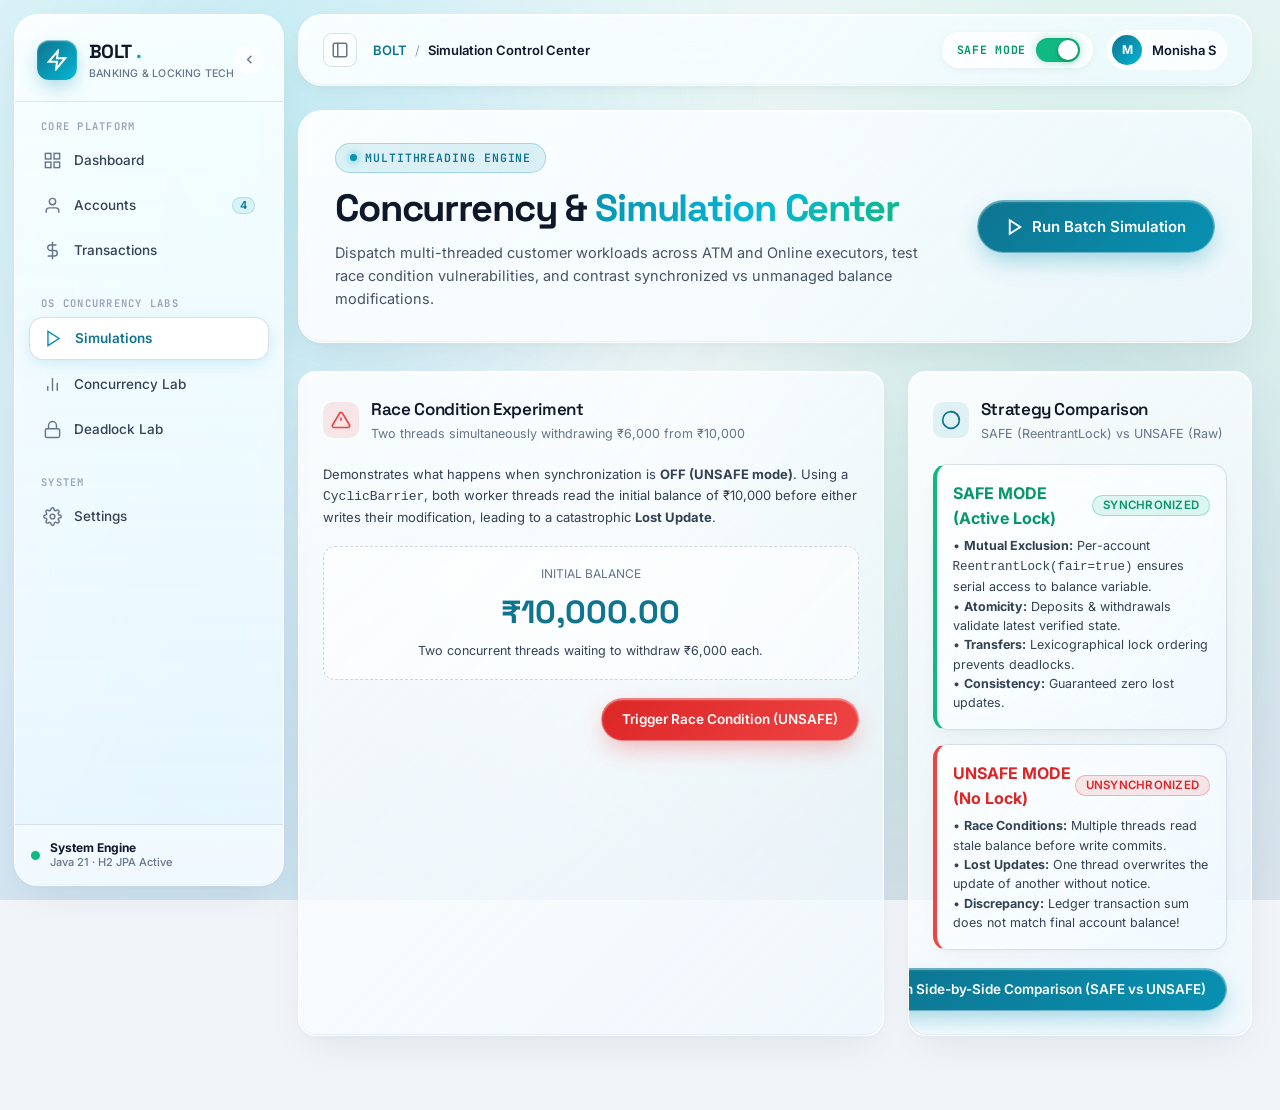
<file: frontend/simulations.html>
<!DOCTYPE html>
<html lang="en">
<head>
  <meta charset="UTF-8">
  <meta name="viewport" content="width=device-width, initial-scale=1.0">
  <title>Simulations — BOLT Banking Operations</title>

  <link rel="preconnect" href="https://fonts.googleapis.com">
  <link rel="preconnect" href="https://fonts.gstatic.com" crossorigin>
  <link href="https://fonts.googleapis.com/css2?family=Inter:wght@400;500;600;700&family=JetBrains+Mono:wght@400;500;600&family=Space+Grotesk:wght@500;600;700&display=swap" rel="stylesheet">

  <link rel="stylesheet" href="css/base.css">
  <link rel="stylesheet" href="css/layout.css">
  <link rel="stylesheet" href="css/components.css">
  <link rel="stylesheet" href="css/dashboard.css">
  <link rel="stylesheet" href="css/animations.css">
  <link rel="stylesheet" href="css/responsive.css">
</head>
<body>

  <div class="apple-glass-bg" aria-hidden="true">
    <div class="glass-orb glass-orb-1"></div>
    <div class="glass-orb glass-orb-2"></div>
    <div class="glass-orb glass-orb-3"></div>
  </div>

  <div class="sidebar-backdrop"></div>

  <div class="app-layout">
    <!-- Sidebar -->
    <aside class="sidebar">
      <div class="sidebar-header">
        <a href="index.html" class="brand-link">
          <div class="brand-icon">
            <svg width="22" height="22" viewBox="0 0 24 24" fill="none" stroke="currentColor" stroke-width="2.2"><polygon points="13 2 3 14 12 14 11 22 21 10 12 10 13 2"></polygon></svg>
          </div>
          <div class="brand-text">
            <span class="brand-title">BOLT<span class="accent">.</span></span>
            <span class="brand-subtitle">Banking & Locking Tech</span>
          </div>
        </a>
        <button class="sidebar-collapse-btn">
          <svg width="15" height="15" viewBox="0 0 24 24" fill="none" stroke="currentColor" stroke-width="2.2"><polyline points="15 18 9 12 15 6"></polyline></svg>
        </button>
      </div>

      <nav class="sidebar-nav">
        <div>
          <div class="nav-group-label">Core Platform</div>
          <ul class="nav-list">
            <li class="nav-item">
              <a href="index.html"><svg viewBox="0 0 24 24" fill="none" stroke="currentColor"><rect x="3" y="3" width="7" height="7"></rect><rect x="14" y="3" width="7" height="7"></rect><rect x="14" y="14" width="7" height="7"></rect><rect x="3" y="14" width="7" height="7"></rect></svg><span class="nav-label">Dashboard</span></a>
            </li>
            <li class="nav-item">
              <a href="accounts.html"><svg viewBox="0 0 24 24" fill="none" stroke="currentColor"><path d="M20 21v-2a4 4 0 0 0-4-4H8a4 4 0 0 0-4 4v2"></path><circle cx="12" cy="7" r="4"></circle></svg><span class="nav-label">Accounts</span><span class="badge">4</span></a>
            </li>
            <li class="nav-item">
              <a href="transactions.html"><svg viewBox="0 0 24 24" fill="none" stroke="currentColor"><line x1="12" y1="1" x2="12" y2="23"></line><path d="M17 5H9.5a3.5 3.5 0 0 0 0 7h5a3.5 3.5 0 0 1 0 7H6"></path></svg><span class="nav-label">Transactions</span></a>
            </li>
          </ul>
        </div>

        <div>
          <div class="nav-group-label">OS Concurrency Labs</div>
          <ul class="nav-list">
            <li class="nav-item">
              <a href="simulations.html" class="active"><svg viewBox="0 0 24 24" fill="none" stroke="currentColor"><polygon points="5 3 19 12 5 21 5 3"></polygon></svg><span class="nav-label">Simulations</span></a>
            </li>
            <li class="nav-item">
              <a href="concurrency.html"><svg viewBox="0 0 24 24" fill="none" stroke="currentColor"><path d="M18 20V10"></path><path d="M12 20V4"></path><path d="M6 20v-6"></path></svg><span class="nav-label">Concurrency Lab</span></a>
            </li>
            <li class="nav-item">
              <a href="deadlock.html"><svg viewBox="0 0 24 24" fill="none" stroke="currentColor"><rect x="3" y="11" width="18" height="11" rx="2" ry="2"></rect><path d="M7 11V7a5 5 0 0 1 10 0v4"></path></svg><span class="nav-label">Deadlock Lab</span></a>
            </li>
          </ul>
        </div>

        <div>
          <div class="nav-group-label">System</div>
          <ul class="nav-list">
            <li class="nav-item">
              <a href="settings.html"><svg viewBox="0 0 24 24" fill="none" stroke="currentColor"><circle cx="12" cy="12" r="3"></circle><path d="M19.4 15a1.65 1.65 0 0 0 .33 1.82l.06.06a2 2 0 0 1 0 2.83 2 2 0 0 1-2.83 0l-.06-.06a1.65 1.65 0 0 0-1.82-.33 1.65 1.65 0 0 0-1 1.51V21a2 2 0 0 1-2 2 2 2 0 0 1-2-2v-.09A1.65 1.65 0 0 0 9 19.4a1.65 1.65 0 0 0-1.82.33l-.06.06a2 2 0 0 1-2.83 0 2 2 0 0 1 0-2.83l.06-.06a1.65 1.65 0 0 0 .33-1.82 1.65 1.65 0 0 0-1.51-1H3a2 2 0 0 1-2-2 2 2 0 0 1 2-2h.09A1.65 1.65 0 0 0 4.6 9a1.65 1.65 0 0 0-.33-1.82l-.06-.06a2 2 0 0 1 0-2.83 2 2 0 0 1 2.83 0l.06.06a1.65 1.65 0 0 0 1.82.33H9a1.65 1.65 0 0 0 1-1.51V3a2 2 0 0 1 2-2 2 2 0 0 1 2 2v.09a1.65 1.65 0 0 0 1 1.51 1.65 1.65 0 0 0 1.82-.33l.06-.06a2 2 0 0 1 2.83 0 2 2 0 0 1 0 2.83l-.06.06a1.65 1.65 0 0 0-.33 1.82V9a1.65 1.65 0 0 0 1.51 1H21a2 2 0 0 1 2 2 2 2 0 0 1-2 2h-.09a1.65 1.65 0 0 0-1.51 1z"></path></svg><span class="nav-label">Settings</span></a>
            </li>
          </ul>
        </div>
      </nav>

      <div class="sidebar-footer">
        <div class="system-status-indicator">
          <div class="status-dot-pulse"></div>
          <div class="system-status-text"><strong>System Engine</strong>Java 21 · H2 JPA Active</div>
        </div>
      </div>
    </aside>

    <div class="main-wrapper">
      <header class="topbar">
        <div class="topbar-left">
          <button class="mobile-menu-btn" aria-label="Open Navigation"><svg width="20" height="20" viewBox="0 0 24 24" fill="none" stroke="currentColor" stroke-width="2"><line x1="3" y1="12" x2="21" y2="12"></line><line x1="3" y1="6" x2="21" y2="6"></line><line x1="3" y1="18" x2="21" y2="18"></line></svg></button>
          <button class="sidebar-toggle-topbar-btn" title="Toggle Sidebar (Expand / Collapse)" aria-label="Toggle Sidebar">
            <svg width="18" height="18" viewBox="0 0 24 24" fill="none" stroke="currentColor" stroke-width="2" stroke-linecap="round" stroke-linejoin="round">
              <rect x="3" y="3" width="18" height="18" rx="2" ry="2"></rect>
              <line x1="9" y1="3" x2="9" y2="21"></line>
            </svg>
          </button>
          <div class="breadcrumbs"><span class="crumb-root">BOLT</span><span class="crumb-separator">/</span><span class="crumb-current">Simulation Control Center</span></div>
        </div>
        <div class="topbar-right">
          <div class="mode-toggle-switch-wrapper" title="Click to toggle execution mode (SAFE / UNSAFE)">
            <span class="mode-toggle-label safe">SAFE MODE</span>
            <div class="apple-switch safe">
              <div class="apple-switch-thumb"></div>
            </div>
          </div>
          <div class="user-avatar-btn"><div class="avatar-img">M</div><span class="avatar-name">Monisha S</span></div>
        </div>
      </header>

      <main class="content-container">

        <!-- Simulation Hero -->
        <section class="dashboard-hero animate-fade-in-up">
          <div class="hero-content">
            <span class="hero-kicker"><span class="kicker-dot"></span>Multithreading Engine</span>
            <h1 class="hero-title">Concurrency & <span class="accent">Simulation Center</span></h1>
            <p class="hero-subtitle">
              Dispatch multi-threaded customer workloads across ATM and Online executors, test race condition vulnerabilities, and contrast synchronized vs unmanaged balance modifications.
            </p>
          </div>
          <div class="hero-controls">
            <button class="btn btn-primary btn-lg" id="runBatchBtn" onclick="triggerBatchSimulation()">
              <svg width="18" height="18" viewBox="0 0 24 24" fill="none" stroke="currentColor" stroke-width="2.5"><polygon points="5 3 19 12 5 21 5 3"></polygon></svg>
              Run Batch Simulation
            </button>
          </div>
        </section>

        <!-- Simulation Progress Indicator (Hidden until active) -->
        <div id="simProgressContainer" style="display: none; margin-bottom: 24px;" class="glass-card animate-fade-in-up">
          <div style="display: flex; justify-content: space-between; align-items: center; margin-bottom: 8px;">
            <strong id="simStatusText" style="font-size: 13.5px; color: var(--c-brand-dark);">Starting simulation...</strong>
            <span class="mono" style="font-size: 12px; color: var(--text-muted);">ExecutorService: FixedThreadPool(4)</span>
          </div>
          <div style="width: 100%; height: 8px; background: rgba(148,163,184,0.25); border-radius: 9999px; overflow: hidden;">
            <div id="simProgressBar" style="width: 10%; height: 100%; background: linear-gradient(90deg, var(--c-brand-dark), var(--c-vibrant)); border-radius: 9999px; transition: width 0.4s var(--ease-apple);"></div>
          </div>
          <div id="simResultsFeed"></div>
        </div>

        <!-- 2-Column Split: Race Condition Experiment & SAFE vs UNSAFE Comparison -->
        <section class="dashboard-grid-2col animate-fade-in-up delay-1">

          <!-- Left Card: Deterministic Race Condition Demonstration -->
          <div class="glass-card">
            <div class="card-header">
              <div class="card-title-group">
                <div class="card-icon" style="background: var(--coral-soft); color: var(--coral);">
                  <svg width="20" height="20" viewBox="0 0 24 24" fill="none" stroke="currentColor" stroke-width="2"><path d="M10.29 3.86L1.82 18a2 2 0 0 0 1.71 3h16.94a2 2 0 0 0 1.71-3L13.71 3.86a2 2 0 0 0-3.42 0z"></path><line x1="12" y1="9" x2="12" y2="13"></line><line x1="12" y1="17" x2="12.01" y2="17"></line></svg>
                </div>
                <div>
                  <h3 class="card-title">Race Condition Experiment</h3>
                  <p class="card-subtitle">Two threads simultaneously withdrawing ₹6,000 from ₹10,000</p>
                </div>
              </div>
            </div>

            <p style="font-size: 13px; color: var(--text-body); line-height: 1.6;">
              Demonstrates what happens when synchronization is <strong>OFF (UNSAFE mode)</strong>. Using a <code>CyclicBarrier</code>, both worker threads read the initial balance of ₹10,000 before either writes their modification, leading to a catastrophic <strong>Lost Update</strong>.
            </p>

            <div id="raceStage">
              <div style="background: rgba(255,255,255,0.6); padding: 18px; border-radius: 12px; border: 1px dashed rgba(148,163,184,0.45); text-align: center; margin: 18px 0;">
                <div style="font-size: 12px; color: var(--text-muted); text-transform: uppercase;">Initial Balance</div>
                <div style="font-family: 'Space Grotesk', sans-serif; font-size: 32px; font-weight: 700; color: var(--c-brand-dark); margin: 4px 0;">₹10,000.00</div>
                <div style="font-size: 12.5px; color: var(--text-body);">Two concurrent threads waiting to withdraw ₹6,000 each.</div>
              </div>
            </div>

            <div id="raceResultAlert" style="display: none;"></div>

            <div style="margin-top: 18px; display: flex; justify-content: flex-end;">
              <button class="btn btn-unsafe" id="runRaceBtn" onclick="triggerRaceConditionExperiment()">
                Trigger Race Condition (UNSAFE)
              </button>
            </div>
          </div>

          <!-- Right Card: SAFE vs UNSAFE Analytical Comparison -->
          <div class="glass-card">
            <div class="card-header">
              <div class="card-title-group">
                <div class="card-icon">
                  <svg width="20" height="20" viewBox="0 0 24 24" fill="none" stroke="currentColor" stroke-width="2"><circle cx="12" cy="12" r="10"></circle><path d="M12 2a10 10 0 0 1 10 10"></path></svg>
                </div>
                <div>
                  <h3 class="card-title">Strategy Comparison</h3>
                  <p class="card-subtitle">SAFE (ReentrantLock) vs UNSAFE (Raw)</p>
                </div>
              </div>
            </div>

            <div style="display: flex; flex-direction: column; gap: 14px;">
              <div class="glass-card-subtle" style="padding: 16px; border-left: 4px solid var(--green);">
                <div style="display: flex; justify-content: space-between; align-items: center; margin-bottom: 6px;">
                  <strong style="color: var(--green-dark);">SAFE MODE (Active Lock)</strong>
                  <span class="badge badge-safe">SYNCHRONIZED</span>
                </div>
                <p style="font-size: 12.5px; color: var(--text-body); line-height: 1.55;">
                  • <strong>Mutual Exclusion:</strong> Per-account <code>ReentrantLock(fair=true)</code> ensures serial access to balance variable.<br>
                  • <strong>Atomicity:</strong> Deposits & withdrawals validate latest verified state.<br>
                  • <strong>Transfers:</strong> Lexicographical lock ordering prevents deadlocks.<br>
                  • <strong>Consistency:</strong> Guaranteed zero lost updates.
                </p>
              </div>

              <div class="glass-card-subtle" style="padding: 16px; border-left: 4px solid var(--coral);">
                <div style="display: flex; justify-content: space-between; align-items: center; margin-bottom: 6px;">
                  <strong style="color: var(--coral-dark);">UNSAFE MODE (No Lock)</strong>
                  <span class="badge badge-unsafe">UNSYNCHRONIZED</span>
                </div>
                <p style="font-size: 12.5px; color: var(--text-body); line-height: 1.55;">
                  • <strong>Race Conditions:</strong> Multiple threads read stale balance before write commits.<br>
                  • <strong>Lost Updates:</strong> One thread overwrites the update of another without notice.<br>
                  • <strong>Discrepancy:</strong> Ledger transaction sum does not match final account balance!
                </p>
              </div>
            </div>

            <div id="comparisonResultBox" style="display: none; margin-top: 14px;"></div>

            <div style="margin-top: 18px; display: flex; justify-content: flex-end;">
              <button class="btn btn-primary" id="runCompareBtn" onclick="triggerComparisonExperiment()">
                Run Side-by-Side Comparison (SAFE vs UNSAFE)
              </button>
            </div>

          </div>
        </section>

      </main>
    </div>
  </div>

  <div class="toast-container"></div>

  <script src="js/app.js"></script>
  <script src="js/navigation.js"></script>
  <script src="js/ui.js"></script>
  <script src="js/simulations.js"></script>
</body>
</html>
</file>
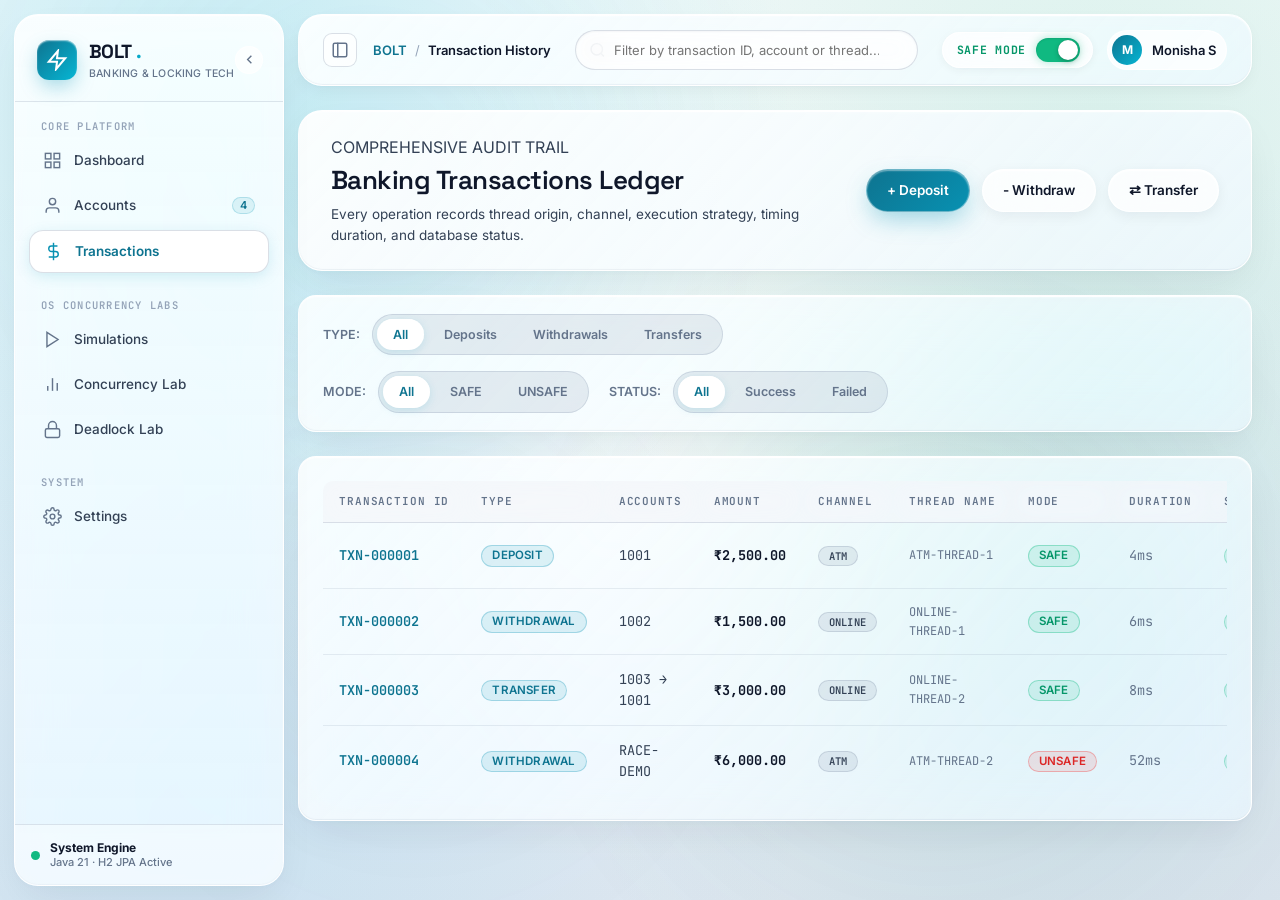
<file: frontend/transactions.html>
<!DOCTYPE html>
<html lang="en">
<head>
  <meta charset="UTF-8">
  <meta name="viewport" content="width=device-width, initial-scale=1.0">
  <title>Transactions — BOLT Banking Operations</title>

  <link rel="preconnect" href="https://fonts.googleapis.com">
  <link rel="preconnect" href="https://fonts.gstatic.com" crossorigin>
  <link href="https://fonts.googleapis.com/css2?family=Inter:wght@400;500;600;700&family=JetBrains+Mono:wght@400;500;600&family=Space+Grotesk:wght@500;600;700&display=swap" rel="stylesheet">

  <link rel="stylesheet" href="css/base.css">
  <link rel="stylesheet" href="css/layout.css">
  <link rel="stylesheet" href="css/components.css">
  <link rel="stylesheet" href="css/dashboard.css">
  <link rel="stylesheet" href="css/animations.css">
  <link rel="stylesheet" href="css/responsive.css">
</head>
<body>

  <div class="apple-glass-bg" aria-hidden="true">
    <div class="glass-orb glass-orb-1"></div>
    <div class="glass-orb glass-orb-2"></div>
    <div class="glass-orb glass-orb-3"></div>
  </div>

  <div class="sidebar-backdrop"></div>

  <div class="app-layout">
    <!-- Sidebar -->
    <aside class="sidebar">
      <div class="sidebar-header">
        <a href="index.html" class="brand-link">
          <div class="brand-icon">
            <svg width="22" height="22" viewBox="0 0 24 24" fill="none" stroke="currentColor" stroke-width="2.2"><polygon points="13 2 3 14 12 14 11 22 21 10 12 10 13 2"></polygon></svg>
          </div>
          <div class="brand-text">
            <span class="brand-title">BOLT<span class="accent">.</span></span>
            <span class="brand-subtitle">Banking & Locking Tech</span>
          </div>
        </a>
        <button class="sidebar-collapse-btn">
          <svg width="15" height="15" viewBox="0 0 24 24" fill="none" stroke="currentColor" stroke-width="2.2"><polyline points="15 18 9 12 15 6"></polyline></svg>
        </button>
      </div>

      <nav class="sidebar-nav">
        <div>
          <div class="nav-group-label">Core Platform</div>
          <ul class="nav-list">
            <li class="nav-item">
              <a href="index.html">
                <svg viewBox="0 0 24 24" fill="none" stroke="currentColor"><rect x="3" y="3" width="7" height="7"></rect><rect x="14" y="3" width="7" height="7"></rect><rect x="14" y="14" width="7" height="7"></rect><rect x="3" y="14" width="7" height="7"></rect></svg>
                <span class="nav-label">Dashboard</span>
              </a>
            </li>
            <li class="nav-item">
              <a href="accounts.html">
                <svg viewBox="0 0 24 24" fill="none" stroke="currentColor"><path d="M20 21v-2a4 4 0 0 0-4-4H8a4 4 0 0 0-4 4v2"></path><circle cx="12" cy="7" r="4"></circle></svg>
                <span class="nav-label">Accounts</span>
                <span class="badge">4</span>
              </a>
            </li>
            <li class="nav-item">
              <a href="transactions.html" class="active">
                <svg viewBox="0 0 24 24" fill="none" stroke="currentColor"><line x1="12" y1="1" x2="12" y2="23"></line><path d="M17 5H9.5a3.5 3.5 0 0 0 0 7h5a3.5 3.5 0 0 1 0 7H6"></path></svg>
                <span class="nav-label">Transactions</span>
              </a>
            </li>
          </ul>
        </div>

        <div>
          <div class="nav-group-label">OS Concurrency Labs</div>
          <ul class="nav-list">
            <li class="nav-item">
              <a href="simulations.html">
                <svg viewBox="0 0 24 24" fill="none" stroke="currentColor"><polygon points="5 3 19 12 5 21 5 3"></polygon></svg>
                <span class="nav-label">Simulations</span>
              </a>
            </li>
            <li class="nav-item">
              <a href="concurrency.html">
                <svg viewBox="0 0 24 24" fill="none" stroke="currentColor"><path d="M18 20V10"></path><path d="M12 20V4"></path><path d="M6 20v-6"></path></svg>
                <span class="nav-label">Concurrency Lab</span>
              </a>
            </li>
            <li class="nav-item">
              <a href="deadlock.html">
                <svg viewBox="0 0 24 24" fill="none" stroke="currentColor"><rect x="3" y="11" width="18" height="11" rx="2" ry="2"></rect><path d="M7 11V7a5 5 0 0 1 10 0v4"></path></svg>
                <span class="nav-label">Deadlock Lab</span>
              </a>
            </li>
          </ul>
        </div>

        <div>
          <div class="nav-group-label">System</div>
          <ul class="nav-list">
            <li class="nav-item">
              <a href="settings.html">
                <svg viewBox="0 0 24 24" fill="none" stroke="currentColor"><circle cx="12" cy="12" r="3"></circle><path d="M19.4 15a1.65 1.65 0 0 0 .33 1.82l.06.06a2 2 0 0 1 0 2.83 2 2 0 0 1-2.83 0l-.06-.06a1.65 1.65 0 0 0-1.82-.33 1.65 1.65 0 0 0-1 1.51V21a2 2 0 0 1-2 2 2 2 0 0 1-2-2v-.09A1.65 1.65 0 0 0 9 19.4a1.65 1.65 0 0 0-1.82.33l-.06.06a2 2 0 0 1-2.83 0 2 2 0 0 1 0-2.83l.06-.06a1.65 1.65 0 0 0 .33-1.82 1.65 1.65 0 0 0-1.51-1H3a2 2 0 0 1-2-2 2 2 0 0 1 2-2h.09A1.65 1.65 0 0 0 4.6 9a1.65 1.65 0 0 0-.33-1.82l-.06-.06a2 2 0 0 1 0-2.83 2 2 0 0 1 2.83 0l.06.06a1.65 1.65 0 0 0 1.82.33H9a1.65 1.65 0 0 0 1-1.51V3a2 2 0 0 1 2-2 2 2 0 0 1 2 2v.09a1.65 1.65 0 0 0 1 1.51 1.65 1.65 0 0 0 1.82-.33l.06-.06a2 2 0 0 1 2.83 0 2 2 0 0 1 0 2.83l-.06.06a1.65 1.65 0 0 0-.33 1.82V9a1.65 1.65 0 0 0 1.51 1H21a2 2 0 0 1 2 2 2 2 0 0 1-2 2h-.09a1.65 1.65 0 0 0-1.51 1z"></path></svg>
                <span class="nav-label">Settings</span>
              </a>
            </li>
          </ul>
        </div>
      </nav>

      <div class="sidebar-footer">
        <div class="system-status-indicator">
          <div class="status-dot-pulse"></div>
          <div class="system-status-text">
            <strong>System Engine</strong>
            Java 21 · H2 JPA Active
          </div>
        </div>
      </div>
    </aside>

    <div class="main-wrapper">
      <header class="topbar">
        <div class="topbar-left">
          <button class="mobile-menu-btn" aria-label="Open Navigation">
            <svg width="20" height="20" viewBox="0 0 24 24" fill="none" stroke="currentColor" stroke-width="2"><line x1="3" y1="12" x2="21" y2="12"></line><line x1="3" y1="6" x2="21" y2="6"></line><line x1="3" y1="18" x2="21" y2="18"></line></svg>
          </button>
          <button class="sidebar-toggle-topbar-btn" title="Toggle Sidebar (Expand / Collapse)" aria-label="Toggle Sidebar">
            <svg width="18" height="18" viewBox="0 0 24 24" fill="none" stroke="currentColor" stroke-width="2" stroke-linecap="round" stroke-linejoin="round">
              <rect x="3" y="3" width="18" height="18" rx="2" ry="2"></rect>
              <line x1="9" y1="3" x2="9" y2="21"></line>
            </svg>
          </button>
          <div class="breadcrumbs">
            <span class="crumb-root">BOLT</span>
            <span class="crumb-separator">/</span>
            <span class="crumb-current">Transaction History</span>
          </div>
        </div>

        <div class="topbar-center">
          <div class="global-search-wrapper">
            <svg class="search-icon" viewBox="0 0 24 24" fill="none" stroke="currentColor" stroke-width="2"><circle cx="11" cy="11" r="8"></circle><line x1="21" y1="21" x2="16.65" y2="16.65"></line></svg>
            <input type="text" class="search-input" id="txnSearchInput" placeholder="Filter by transaction ID, account or thread...">
          </div>
        </div>

        <div class="topbar-right">
          <!-- Apple iOS Toggle Switch Button -->
          <div class="mode-toggle-switch-wrapper" title="Click to toggle execution mode (SAFE / UNSAFE)">
            <span class="mode-toggle-label safe">SAFE MODE</span>
            <div class="apple-switch safe">
              <div class="apple-switch-thumb"></div>
            </div>
          </div>
          <div class="user-avatar-btn">
            <div class="avatar-img">M</div>
            <span class="avatar-name">Monisha S</span>
          </div>
        </div>
      </header>

      <main class="content-container">

        <!-- Top Overview Stats Banner -->
        <section class="dashboard-hero animate-fade-in-up" style="margin-bottom: 24px; padding: 24px 32px;">
          <div>
            <span class="eyebrow" style="margin-bottom: 6px;">COMPREHENSIVE AUDIT TRAIL</span>
            <h2 style="font-size: 26px; color: var(--text-heading);">Banking Transactions Ledger</h2>
            <p style="font-size: 13.5px; color: var(--text-body); margin-top: 4px;">
              Every operation records thread origin, channel, execution strategy, timing duration, and database status.
            </p>
          </div>
          <div style="display: flex; gap: 12px; align-items: center;">
            <button class="btn btn-primary" onclick="openModal('depositModal')">+ Deposit</button>
            <button class="btn btn-ghost" onclick="openModal('withdrawModal')">- Withdraw</button>
            <button class="btn btn-ghost" onclick="openModal('transferModal')">⇄ Transfer</button>
          </div>
        </section>

        <!-- Filters Bar Card -->
        <section class="glass-card animate-fade-in-up delay-1" style="margin-bottom: 24px; padding: 18px 24px;">
          <div style="display: flex; justify-content: space-between; align-items: center; flex-wrap: wrap; gap: 16px;">
            <div style="display: flex; align-items: center; gap: 12px; flex-wrap: wrap;">
              <span style="font-size: 12.5px; font-weight: 600; color: var(--text-muted); text-transform: uppercase;">Type:</span>
              <div class="segmented-control" id="typeFilter">
                <button class="segmented-btn active" data-type="ALL">All</button>
                <button class="segmented-btn" data-type="DEPOSIT">Deposits</button>
                <button class="segmented-btn" data-type="WITHDRAWAL">Withdrawals</button>
                <button class="segmented-btn" data-type="TRANSFER">Transfers</button>
              </div>
            </div>

            <div style="display: flex; align-items: center; gap: 12px; flex-wrap: wrap;">
              <span style="font-size: 12.5px; font-weight: 600; color: var(--text-muted); text-transform: uppercase;">Mode:</span>
              <div class="segmented-control" id="modeFilter">
                <button class="segmented-btn active" data-mode="ALL">All</button>
                <button class="segmented-btn" data-mode="SAFE">SAFE</button>
                <button class="segmented-btn" data-mode="UNSAFE">UNSAFE</button>
              </div>

              <span style="font-size: 12.5px; font-weight: 600; color: var(--text-muted); text-transform: uppercase; margin-left: 8px;">Status:</span>
              <div class="segmented-control" id="statusFilter">
                <button class="segmented-btn active" data-status="ALL">All</button>
                <button class="segmented-btn" data-status="SUCCESS">Success</button>
                <button class="segmented-btn" data-status="FAILED">Failed</button>
              </div>
            </div>
          </div>
        </section>

        <!-- Transactions Table Card -->
        <section class="glass-card animate-fade-in-up delay-2">
          <div class="table-responsive">
            <table class="glass-table">
              <thead>
                <tr>
                  <th>Transaction ID</th>
                  <th>Type</th>
                  <th>Accounts</th>
                  <th>Amount</th>
                  <th>Channel</th>
                  <th>Thread Name</th>
                  <th>Mode</th>
                  <th>Duration</th>
                  <th>Status</th>
                  <th>Timestamp</th>
                  <th style="text-align: right;">Inspect</th>
                </tr>
              </thead>
              <tbody id="allTransactionsTableBody">
                <!-- Dynamically rendered -->
              </tbody>
            </table>
          </div>
        </section>

      </main>
    </div>
  </div>

  <!-- Deposit, Withdraw, Transfer Modals -->
  <div class="modal-overlay" id="depositModal">
    <div class="modal-container">
      <div class="modal-header"><h3 class="modal-title">New Deposit</h3><button class="modal-close-btn">✕</button></div>
      <form id="depositForm">
        <div class="modal-body">
          <div class="form-group"><label class="form-label">Account</label><select class="glass-select" id="depositAccount"><option value="1001">1001 — Alice</option><option value="1002">1002 — Bob</option><option value="1003">1003 — Charlie</option><option value="1004">1004 — David</option></select></div>
          <div class="form-group"><label class="form-label">Amount (₹)</label><input type="number" step="0.01" min="1" class="glass-input mono" id="depositAmount" placeholder="2000.00" required></div>
          <div class="form-group"><label class="form-label">Channel</label><select class="glass-select" id="depositChannel"><option value="ONLINE">ONLINE</option><option value="ATM">ATM</option></select></div>
        </div>
        <div class="modal-footer"><button type="button" class="btn btn-ghost" onclick="closeModal('depositModal')">Cancel</button><button type="submit" class="btn btn-primary">Process</button></div>
      </form>
    </div>
  </div>

  <div class="modal-overlay" id="withdrawModal">
    <div class="modal-container">
      <div class="modal-header"><h3 class="modal-title">New Withdrawal</h3><button class="modal-close-btn">✕</button></div>
      <form id="withdrawForm">
        <div class="modal-body">
          <div class="form-group"><label class="form-label">Account</label><select class="glass-select" id="withdrawAccount"><option value="1001">1001 — Alice</option><option value="1002">1002 — Bob</option><option value="1003">1003 — Charlie</option><option value="1004">1004 — David</option></select></div>
          <div class="form-group"><label class="form-label">Amount (₹)</label><input type="number" step="0.01" min="1" class="glass-input mono" id="withdrawAmount" placeholder="1000.00" required></div>
          <div class="form-group"><label class="form-label">Channel</label><select class="glass-select" id="withdrawChannel"><option value="ATM">ATM</option><option value="ONLINE">ONLINE</option></select></div>
        </div>
        <div class="modal-footer"><button type="button" class="btn btn-ghost" onclick="closeModal('withdrawModal')">Cancel</button><button type="submit" class="btn btn-primary">Process</button></div>
      </form>
    </div>
  </div>

  <div class="modal-overlay" id="transferModal">
    <div class="modal-container">
      <div class="modal-header"><h3 class="modal-title">Fund Transfer</h3><button class="modal-close-btn">✕</button></div>
      <form id="transferForm">
        <div class="modal-body">
          <div class="form-group"><label class="form-label">From Account</label><select class="glass-select" id="transferSource"><option value="1001">1001 — Alice</option><option value="1002" selected>1002 — Bob</option></select></div>
          <div class="form-group"><label class="form-label">To Account</label><select class="glass-select" id="transferDest"><option value="1001" selected>1001 — Alice</option><option value="1002">1002 — Bob</option></select></div>
          <div class="form-group"><label class="form-label">Amount (₹)</label><input type="number" step="0.01" min="1" class="glass-input mono" id="transferAmount" placeholder="1500.00" required></div>
          <div class="form-group"><label class="form-label">Channel</label><select class="glass-select" id="transferChannel"><option value="ONLINE">ONLINE</option><option value="ATM">ATM</option></select></div>
        </div>
        <div class="modal-footer"><button type="button" class="btn btn-ghost" onclick="closeModal('transferModal')">Cancel</button><button type="submit" class="btn btn-primary">Execute</button></div>
      </form>
    </div>
  </div>

  <!-- Transaction Details Modal -->
  <div class="modal-overlay" id="txnDetailsModal">
    <div class="modal-container">
      <div class="modal-header">
        <h3 class="modal-title" id="txnModalTitle">Transaction Details</h3>
        <button class="modal-close-btn">✕</button>
      </div>
      <div class="modal-body" id="txnModalBody">
        <!-- Injected dynamically -->
      </div>
      <div class="modal-footer">
        <button class="btn btn-primary" onclick="closeModal('txnDetailsModal')">Close</button>
      </div>
    </div>
  </div>

  <div class="toast-container"></div>

  <script src="js/app.js"></script>
  <script src="js/navigation.js"></script>
  <script src="js/ui.js"></script>
  <script>
    let allTransactions = [];
    let filterType = 'ALL';
    let filterMode = 'ALL';
    let filterStatus = 'ALL';

    document.addEventListener('DOMContentLoaded', async () => {
      await loadTransactionsData();
      initFilters();
    });

    async function loadTransactionsData() {
      allTransactions = await BoltApi.getTransactions();
      applyFilters();
    }

    function initFilters() {
      // Type filters
      document.querySelectorAll('#typeFilter .segmented-btn').forEach(b => {
        b.addEventListener('click', () => {
          document.querySelectorAll('#typeFilter .segmented-btn').forEach(x => x.classList.remove('active'));
          b.classList.add('active');
          filterType = b.dataset.type;
          applyFilters();
        });
      });

      // Mode filters
      document.querySelectorAll('#modeFilter .segmented-btn').forEach(b => {
        b.addEventListener('click', () => {
          document.querySelectorAll('#modeFilter .segmented-btn').forEach(x => x.classList.remove('active'));
          b.classList.add('active');
          filterMode = b.dataset.mode;
          applyFilters();
        });
      });

      // Status filters
      document.querySelectorAll('#statusFilter .segmented-btn').forEach(b => {
        b.addEventListener('click', () => {
          document.querySelectorAll('#statusFilter .segmented-btn').forEach(x => x.classList.remove('active'));
          b.classList.add('active');
          filterStatus = b.dataset.status;
          applyFilters();
        });
      });

      // Search input
      const search = document.getElementById('txnSearchInput');
      if (search) {
        search.addEventListener('input', applyFilters);
      }
    }

    function applyFilters() {
      const query = (document.getElementById('txnSearchInput')?.value || '').toLowerCase().trim();

      const filtered = allTransactions.filter(t => {
        const matchesType = filterType === 'ALL' || t.transactionType === filterType;
        const matchesMode = filterMode === 'ALL' || t.executionMode === filterMode;
        const matchesStatus = filterStatus === 'ALL' || t.status === filterStatus;
        const matchesQuery = !query ||
          t.transactionId.toLowerCase().includes(query) ||
          (t.sourceAccountNumber && t.sourceAccountNumber.toLowerCase().includes(query)) ||
          (t.destinationAccountNumber && t.destinationAccountNumber.toLowerCase().includes(query)) ||
          (t.threadName && t.threadName.toLowerCase().includes(query));

        return matchesType && matchesMode && matchesStatus && matchesQuery;
      });

      renderTransactionsTable(filtered);
    }

    function renderTransactionsTable(transactions) {
      const tbody = document.getElementById('allTransactionsTableBody');
      if (!tbody) return;

      if (!transactions || transactions.length === 0) {
        tbody.innerHTML = `<tr><td colspan="11" style="text-align: center; color: var(--text-muted); padding: 36px;">No transactions match the selected filters</td></tr>`;
        return;
      }

      tbody.innerHTML = transactions.map(t => {
        const isSafe = t.executionMode === 'SAFE';
        const isSuccess = t.status === 'SUCCESS';

        return `
          <tr>
            <td class="mono" style="font-weight: 600; color: var(--c-sapphire);">${t.transactionId}</td>
            <td><span class="badge badge-type">${t.transactionType}</span></td>
            <td class="mono">${t.sourceAccountNumber || '--'} ${t.destinationAccountNumber ? '→ ' + t.destinationAccountNumber : ''}</td>
            <td class="mono" style="font-weight: 700; color: var(--text-heading);">${formatCurrency(t.amount)}</td>
            <td><span class="badge badge-channel">${t.channel}</span></td>
            <td class="mono" style="font-size: 12px; color: var(--text-muted);">${t.threadName}</td>
            <td><span class="badge ${isSafe ? 'badge-safe' : 'badge-unsafe'}">${t.executionMode}</span></td>
            <td class="mono" style="color: var(--text-muted);">${t.durationMs !== undefined ? t.durationMs + 'ms' : '--'}</td>
            <td><span class="badge ${isSuccess ? 'badge-success' : 'badge-failed'}">${t.status}</span></td>
            <td style="font-size: 12px; color: var(--text-muted);">${formatDate(t.timestamp)}</td>
            <td style="text-align: right;">
              <button class="table-action-btn" title="Inspect" onclick="inspectTxn('${t.transactionId}')">
                <svg width="14" height="14" viewBox="0 0 24 24" fill="none" stroke="currentColor" stroke-width="2"><circle cx="12" cy="12" r="10"></circle><line x1="12" y1="16" x2="12" y2="12"></line><line x1="12" y1="8" x2="12.01" y2="8"></line></svg>
              </button>
            </td>
          </tr>
        `;
      }).join('');
    }

    function inspectTxn(txnId) {
      const t = allTransactions.find(x => x.transactionId === txnId);
      if (!t) return;

      document.getElementById('txnModalTitle').textContent = `Transaction ${t.transactionId}`;
      document.getElementById('txnModalBody').innerHTML = `
        <div style="display: grid; grid-template-columns: 1fr 1fr; gap: 14px; margin-bottom: 20px;">
          <div class="glass-card-subtle" style="padding: 12px;">
            <div style="font-size: 11px; color: var(--text-muted); text-transform: uppercase;">Amount</div>
            <div style="font-size: 20px; font-weight: 700; color: var(--c-sapphire); font-family: 'JetBrains Mono'; margin-top: 2px;">${formatCurrency(t.amount)}</div>
          </div>
          <div class="glass-card-subtle" style="padding: 12px;">
            <div style="font-size: 11px; color: var(--text-muted); text-transform: uppercase;">Execution Duration</div>
            <div style="font-size: 20px; font-weight: 700; color: var(--text-heading); font-family: 'JetBrains Mono'; margin-top: 2px;">${t.durationMs || 0} ms</div>
          </div>
        </div>

        <div style="background: rgba(255,255,255,0.7); border-radius: 12px; padding: 16px; border: 1px solid var(--glass-border); font-size: 13px; line-height: 1.8;">
          <div><strong>Type:</strong> ${t.transactionType}</div>
          <div><strong>Source Account:</strong> <code>${t.sourceAccountNumber || 'N/A'}</code></div>
          <div><strong>Destination:</strong> <code>${t.destinationAccountNumber || 'N/A'}</code></div>
          <div><strong>Channel:</strong> ${t.channel}</div>
          <div><strong>Thread Worker:</strong> <code>${t.threadName}</code></div>
          <div><strong>Execution Mode:</strong> <span class="badge ${t.executionMode === 'SAFE' ? 'badge-safe' : 'badge-unsafe'}">${t.executionMode}</span></div>
          <div><strong>Status:</strong> <span class="badge ${t.status === 'SUCCESS' ? 'badge-success' : 'badge-failed'}">${t.status}</span></div>
          ${t.errorMessage ? `<div style="color: var(--coral); margin-top: 6px;"><strong>Error:</strong> ${t.errorMessage}</div>` : ''}
          <div style="margin-top: 6px;"><strong>Description:</strong> ${t.description || 'N/A'}</div>
        </div>
      `;
      openModal('txnDetailsModal');
    }
  </script>
</body>
</html>
</file>
<file: frontend/css/base.css>
/* ============================================================
   BOLT — Banking Operations & Locking Technology
   BASE DESIGN SYSTEM & TOKENS
   Visual Identity: Apple-Inspired Glassmorphism
   Theme: Arctic Glacial Cyan & Deep Alpine Oceanic Slate
   ============================================================ */

:root {
  /* --- Modern Fresh Master Color Palette (Arctic Glacial & Alpine Slate) --- */
  --c-brand: #0891B2;          /* Electric Glacial Cyan / Nordic Teal */
  --c-brand-dark: #0E7490;     /* Deep Alpine Teal */
  --c-brand-deep: #155E75;     /* Oceanic Slate */
  --c-brand-glow: rgba(8, 145, 178, 0.40);

  --c-vibrant: #06B6D4;        /* Luminous Arctic Cyan */
  --c-vibrant-light: #22D3EE;  /* High-energy Glacier Ice */
  --c-tech-indigo: #6366F1;    /* Auxiliary Electric Indigo / Concurrency Accent */

  --c-slate-cool: #64748B;     /* Cool Titanium Slate 500 */
  --c-slate-light: #94A3B8;    /* Muted Glacial Slate 400 */
  --c-mist: #CBD5E1;           /* Arctic Mist Frost 300 */
  --c-mist-subtle: #E2E8F0;    /* Glacial Border Tint 200 */
  --c-ice-base: #F1F5F9;       /* Crisp Glacial White / Ice Frost Base */

  /* Backward compatibility aliases */
  --c-sapphire: var(--c-brand-dark);
  --c-sapphire-dark: var(--c-brand-deep);
  --c-periwinkle: var(--c-vibrant);
  --c-heather: var(--c-slate-cool);
  --c-lilac-base: var(--c-ice-base);

  /* --- Semantic Backgrounds & Surfaces --- */
  --bg-body: #F1F5F9;
  --bg-surface: #F8FAFC;
  --bg-surface-elevated: #FFFFFF;
  --bg-sidebar: linear-gradient(180deg, rgba(255, 255, 255, 0.88) 0%, rgba(240, 249, 255, 0.78) 100%);
  --bg-topbar: linear-gradient(135deg, rgba(255, 255, 255, 0.90) 0%, rgba(240, 249, 255, 0.76) 100%);

  /* --- Typography Colors --- */
  --text-heading: #0F172A;     /* Deep Obsidian Slate (rich, high-contrast, razor sharp) */
  --text-body: #334155;        /* Slate Charcoal body */
  --text-muted: #64748B;       /* Titanium Slate muted */
  --text-on-accent: #FFFFFF;

  /* --- Accent Colors & Glows --- */
  --accent: #0891B2;
  --accent-hover: #0E7490;
  --accent-vibrant: #06B6D4;
  --accent-soft: rgba(8, 145, 178, 0.10);
  --accent-glow: rgba(6, 182, 212, 0.35);
  --mist-accent: #CBD5E1;
  --mist-soft: rgba(203, 213, 225, 0.35);

  /* --- Status / Concurrency Mode Semantics --- */
  --green: #10B981;
  --green-dark: #059669;
  --green-soft: rgba(16, 185, 129, 0.12);
  --green-glow: rgba(16, 185, 129, 0.32);

  --coral: #EF4444;
  --coral-dark: #DC2626;
  --coral-soft: rgba(239, 68, 68, 0.12);
  --coral-glow: rgba(239, 68, 68, 0.30);

  --amber: #F59E0B;
  --amber-soft: rgba(245, 158, 11, 0.14);
  --amber-glow: rgba(245, 158, 11, 0.32);

  --safe-mode: #10B981;
  --safe-mode-bg: rgba(16, 185, 129, 0.10);
  --safe-mode-border: rgba(16, 185, 129, 0.35);

  --unsafe-mode: #EF4444;
  --unsafe-mode-bg: rgba(239, 68, 68, 0.10);
  --unsafe-mode-border: rgba(239, 68, 68, 0.35);

  /* --- Apple Light Premium Glassmorphism Tokens --- */
  --glass-panel: linear-gradient(135deg, rgba(255, 255, 255, 0.86) 0%, rgba(240, 249, 255, 0.68) 100%);
  --glass-panel-subtle: linear-gradient(135deg, rgba(255, 255, 255, 0.72) 0%, rgba(240, 249, 255, 0.48) 100%);
  --glass-panel-hover: linear-gradient(135deg, rgba(255, 255, 255, 0.96) 0%, rgba(240, 249, 255, 0.85) 100%);
  --glass-panel-active: linear-gradient(135deg, rgba(255, 255, 255, 0.98) 0%, rgba(236, 248, 255, 0.92) 100%);

  --glass-border: rgba(255, 255, 255, 0.94);
  --glass-border-subtle: rgba(148, 163, 184, 0.32);
  --glass-border-hover: rgba(8, 145, 178, 0.45);

  --glass-blur: blur(24px) saturate(190%) contrast(102%);
  --glass-blur-heavy: blur(36px) saturate(200%) contrast(105%);
  --glass-blur-subtle: blur(14px) saturate(160%);

  --glass-shadow: 0 16px 42px -10px rgba(15, 23, 42, 0.08), 0 2px 8px -2px rgba(8, 145, 178, 0.05);
  --glass-shadow-hover: 0 26px 58px -12px rgba(8, 145, 178, 0.22), 0 6px 20px -2px rgba(15, 23, 42, 0.06);
  --glass-shadow-sm: 0 6px 18px -4px rgba(15, 23, 42, 0.06), 0 1px 3px rgba(8, 145, 178, 0.04);
  --glass-shadow-lg: 0 32px 72px -16px rgba(15, 23, 42, 0.16), 0 8px 28px -4px rgba(8, 145, 178, 0.08);

  --glass-highlight: inset 0 1px 1.5px 0 rgba(255, 255, 255, 0.98), inset 0 -1px 1px 0 rgba(148, 163, 184, 0.14);
  --glass-highlight-hover: inset 0 1px 2px 0 rgba(255, 255, 255, 1), inset 0 -1px 1px 0 rgba(8, 145, 178, 0.18);

  /* --- Geometry & Transitions --- */
  --radius-xl: 24px;
  --radius: 18px;
  --radius-md: 14px;
  --radius-sm: 10px;
  --radius-pill: 9999px;

  --ease-apple: cubic-bezier(0.16, 1, 0.3, 1);
  --transition-fast: 0.18s var(--ease-apple);
  --transition-normal: 0.28s var(--ease-apple);
  --transition-slow: 0.45s var(--ease-apple);

  --sidebar-width: 270px;
  --sidebar-collapsed-width: 82px;
  --topbar-height: 72px;
  --max-content-width: 1440px;
}

/* ============================================================
   UNIVERSAL RESET & CROSS-BROWSER COMPATIBILITY
   ============================================================ */
*, *::before, *::after {
  margin: 0;
  padding: 0;
  box-sizing: border-box;
}

html {
  scroll-behavior: smooth;
  -webkit-font-smoothing: antialiased;
  -moz-osx-font-smoothing: grayscale;
  text-rendering: optimizeLegibility;
  -webkit-text-size-adjust: 100%;
  touch-action: manipulation;
}

body {
  background-color: var(--bg-body);
  background-image:
    radial-gradient(circle at 14% 10%, rgba(6, 182, 212, 0.18), transparent 45%),
    radial-gradient(circle at 86% 16%, rgba(16, 185, 129, 0.13), transparent 48%),
    radial-gradient(circle at 50% 48%, rgba(255, 255, 255, 0.75), transparent 55%),
    radial-gradient(circle at 85% 72%, rgba(14, 116, 144, 0.12), transparent 42%),
    radial-gradient(circle at 15% 85%, rgba(56, 189, 248, 0.15), transparent 46%),
    linear-gradient(180deg, #F8FAFC 0%, #F1F5F9 45%, #E2E8F0 100%);
  background-attachment: fixed;
  color: var(--text-body);
  font-family: 'Inter', -apple-system, BlinkMacSystemFont, "SF Pro Display", "SF Pro Text", "Segoe UI", Roboto, Helvetica, Arial, sans-serif;
  line-height: 1.55;
  min-height: 100vh;
  overflow-x: hidden;
  position: relative;
}

::selection {
  background: rgba(6, 182, 212, 0.28);
  color: var(--text-heading);
}

/* --- Typography Hierarchy --- */
h1, h2, h3, h4, h5, h6 {
  font-family: 'Space Grotesk', -apple-system, BlinkMacSystemFont, sans-serif;
  font-weight: 600;
  letter-spacing: -0.02em;
  color: var(--text-heading);
}

.mono {
  font-family: 'JetBrains Mono', SFMono-Regular, Menlo, Monaco, Consolas, monospace;
}

a {
  color: inherit;
  text-decoration: none;
}

button {
  background: none;
  border: none;
  font: inherit;
  cursor: pointer;
  color: inherit;
  -webkit-tap-highlight-color: transparent;
}

input, select, textarea {
  font: inherit;
  color: inherit;
  -webkit-tap-highlight-color: transparent;
}

/* --- Apple-style Custom Scrollbar --- */
::-webkit-scrollbar {
  width: 8px;
  height: 8px;
}
::-webkit-scrollbar-track {
  background: transparent;
}
::-webkit-scrollbar-thumb {
  background: rgba(148, 163, 184, 0.40);
  border-radius: 9999px;
  border: 2px solid transparent;
  background-clip: content-box;
}
::-webkit-scrollbar-thumb:hover {
  background: rgba(8, 145, 178, 0.65);
  border-radius: 9999px;
  border: 2px solid transparent;
  background-clip: content-box;
}

/* --- Ambient Fluid Glass Orbs --- */
.apple-glass-bg {
  position: fixed;
  inset: 0;
  pointer-events: none;
  z-index: 0;
  overflow: hidden;
}

.glass-orb {
  position: absolute;
  border-radius: 50%;
  filter: blur(100px);
  -webkit-filter: blur(100px);
  opacity: 0.35;
  pointer-events: none;
  will-change: transform;
}

.glass-orb-1 {
  width: 580px;
  height: 580px;
  top: -120px;
  left: 6%;
  background: radial-gradient(circle, rgba(6, 182, 212, 0.30) 0%, rgba(6, 182, 212, 0.08) 65%, transparent 100%);
  animation: floatOrb1 20s ease-in-out infinite alternate;
}

.glass-orb-2 {
  width: 640px;
  height: 640px;
  top: 34%;
  right: 2%;
  background: radial-gradient(circle, rgba(16, 185, 129, 0.25) 0%, rgba(16, 185, 129, 0.06) 65%, transparent 100%);
  animation: floatOrb2 24s ease-in-out infinite alternate;
}

.glass-orb-3 {
  width: 520px;
  height: 520px;
  bottom: 2%;
  left: 12%;
  background: radial-gradient(circle, rgba(14, 116, 144, 0.22) 0%, rgba(14, 116, 144, 0.05) 60%, transparent 100%);
  animation: floatOrb3 22s ease-in-out infinite alternate;
}

@keyframes floatOrb1 {
  0% { transform: translate(0, 0) scale(1); }
  100% { transform: translate(60px, 40px) scale(1.10); }
}
@keyframes floatOrb2 {
  0% { transform: translate(0, 0) scale(1); }
  100% { transform: translate(-50px, -40px) scale(1.08); }
}
@keyframes floatOrb3 {
  0% { transform: translate(0, 0) scale(1); }
  100% { transform: translate(45px, -30px) scale(1.12); }
}

/* Reduced Motion Support */
@media (prefers-reduced-motion: reduce) {
  *, *::before, *::after {
    animation-duration: 0.01ms !important;
    animation-iteration-count: 1 !important;
    transition-duration: 0.01ms !important;
    scroll-behavior: auto !important;
  }
  .glass-orb {
    animation: none !important;
  }
}

/* Fallback for browsers that do NOT support backdrop-filter */
@supports not ((-webkit-backdrop-filter: blur(10px)) or (backdrop-filter: blur(10px))) {
  .sidebar, .topbar, .glass-card, .modal-container, .toast, .btn-ghost, .hero-mode-card {
    background-color: #FFFFFF !important;
  }
}
</file>
<file: frontend/css/layout.css>
/* ============================================================
   BOLT — Banking Operations & Locking Technology
   LAYOUT SYSTEM (Sidebar, Top Navigation, Content Area)
   Apple-inspired Glass Dock & macOS Layout
   ============================================================ */

.app-layout {
  display: flex;
  min-height: 100vh;
  position: relative;
  z-index: 1;
}

/* ============================================================
   A. SIDEBAR (Refined Vertical Glass Dock)
   ============================================================ */
.sidebar {
  width: var(--sidebar-width);
  height: calc(100vh - 28px);
  position: fixed;
  top: 14px;
  left: 14px;
  bottom: 14px;
  background: var(--bg-sidebar);
  backdrop-filter: var(--glass-blur);
  -webkit-backdrop-filter: var(--glass-blur);
  border: 1px solid var(--glass-border);
  border-radius: var(--radius-xl);
  box-shadow: var(--glass-shadow), var(--glass-highlight);
  display: flex;
  flex-direction: column;
  z-index: 100;
  transition: width var(--transition-normal), transform var(--transition-normal);
  overflow: hidden;
  user-select: none;
}

/* Specular Hairline Highlight at top of Sidebar */
.sidebar::before {
  content: '';
  position: absolute;
  top: 0;
  left: 0;
  right: 0;
  height: 1px;
  background: linear-gradient(90deg, transparent 0%, rgba(255, 255, 255, 0.95) 20%, rgba(255, 255, 255, 1) 50%, rgba(255, 255, 255, 0.95) 80%, transparent 100%);
  pointer-events: none;
  z-index: 2;
}

/* Sidebar Brand Header */
.sidebar-header {
  padding: 22px 20px 18px 22px;
  display: flex;
  align-items: center;
  justify-content: space-between;
  border-bottom: 1px solid rgba(148, 163, 184, 0.28);
  position: relative;
}

.brand-link {
  display: flex;
  align-items: center;
  gap: 12px;
  text-decoration: none;
}

.brand-icon {
  width: 40px;
  height: 40px;
  border-radius: 12px;
  background: linear-gradient(135deg, var(--c-brand-dark) 0%, var(--c-vibrant) 100%);
  display: flex;
  align-items: center;
  justify-content: center;
  color: #FFFFFF;
  box-shadow: 0 8px 20px -3px rgba(8, 145, 178, 0.38), inset 0 1px 1.5px rgba(255, 255, 255, 0.65);
  flex-shrink: 0;
  transition: transform var(--transition-fast);
}

.brand-link:hover .brand-icon {
  transform: scale(1.05) rotate(-2deg);
}

.brand-text {
  display: flex;
  flex-direction: column;
  overflow: hidden;
  white-space: nowrap;
}

.brand-title {
  font-family: 'Space Grotesk', sans-serif;
  font-size: 19px;
  font-weight: 700;
  letter-spacing: -0.03em;
  color: var(--text-heading);
  display: flex;
  align-items: center;
  gap: 4px;
}

.brand-title .accent {
  background: linear-gradient(135deg, var(--c-brand) 0%, var(--c-vibrant) 100%);
  -webkit-background-clip: text;
  -webkit-text-fill-color: transparent;
}

.brand-subtitle {
  font-size: 10.5px;
  font-weight: 500;
  color: var(--text-muted);
  letter-spacing: 0.02em;
  text-transform: uppercase;
}

/* Sidebar Collapse Toggle */
.sidebar-collapse-btn {
  width: 28px;
  height: 28px;
  border-radius: 50%;
  display: flex;
  align-items: center;
  justify-content: center;
  color: var(--text-muted);
  background: rgba(255, 255, 255, 0.65);
  border: 1px solid rgba(255, 255, 255, 0.90);
  transition: all var(--transition-fast);
}

.sidebar-collapse-btn:hover {
  background: #FFFFFF;
  color: var(--c-brand);
  transform: scale(1.08);
  box-shadow: 0 4px 12px rgba(8, 145, 178, 0.16);
}

/* Sidebar Navigation Items */
.sidebar-nav {
  flex: 1;
  padding: 16px 14px;
  overflow-y: auto;
  display: flex;
  flex-direction: column;
  gap: 24px;
}

.nav-group-label {
  font-family: 'JetBrains Mono', monospace;
  font-size: 10.5px;
  font-weight: 600;
  text-transform: uppercase;
  letter-spacing: 0.12em;
  color: var(--c-slate-light);
  padding: 0 12px 6px 12px;
  white-space: nowrap;
}

.nav-list {
  list-style: none;
  display: flex;
  flex-direction: column;
  gap: 4px;
}

.nav-item a {
  display: flex;
  align-items: center;
  gap: 12px;
  padding: 10px 14px;
  border-radius: var(--radius-md);
  font-size: 13.5px;
  font-weight: 500;
  color: var(--text-body);
  position: relative;
  transition: all var(--transition-fast);
  white-space: nowrap;
}

.nav-item a svg {
  width: 19px;
  height: 19px;
  flex-shrink: 0;
  stroke-width: 1.8;
  color: var(--text-muted);
  transition: color var(--transition-fast), transform var(--transition-fast);
}

.nav-item a:hover {
  background: rgba(255, 255, 255, 0.85);
  color: var(--text-heading);
  transform: translateX(3px);
  box-shadow: 0 4px 14px -2px rgba(15, 23, 42, 0.06), inset 0 1px 0 rgba(255, 255, 255, 1);
}

.nav-item a:hover svg {
  color: var(--c-brand);
  transform: scale(1.08);
}

.nav-item a.active {
  background: #FFFFFF;
  color: var(--c-brand-dark);
  font-weight: 600;
  box-shadow: 0 4px 16px -2px rgba(8, 145, 178, 0.18), inset 0 1px 1.5px rgba(255, 255, 255, 1);
  border: 1px solid rgba(148, 163, 184, 0.35);
}

.nav-item a.active svg {
  color: var(--c-brand);
}

.nav-item a .badge {
  margin-left: auto;
  font-size: 11px;
  font-weight: 600;
  padding: 2px 7px;
  border-radius: 9999px;
  background: var(--accent-soft);
  color: var(--c-brand-dark);
  border: 1px solid rgba(8, 145, 178, 0.20);
}

/* Sidebar Footer Profile / Quick Mode */
.sidebar-footer {
  padding: 16px;
  border-top: 1px solid rgba(148, 163, 184, 0.28);
  background: rgba(255, 255, 255, 0.40);
  display: flex;
  align-items: center;
  justify-content: space-between;
}

.system-status-indicator {
  display: flex;
  align-items: center;
  gap: 10px;
}

.status-dot-pulse {
  width: 9px;
  height: 9px;
  border-radius: 50%;
  background: var(--green);
  box-shadow: 0 0 0 0 rgba(16, 185, 129, 0.7);
  animation: pulseGreen 2s infinite;
}

.system-status-text {
  font-size: 11px;
  color: var(--text-muted);
  font-weight: 500;
  line-height: 1.2;
}

.system-status-text strong {
  display: block;
  color: var(--text-heading);
  font-size: 12px;
}

/* Collapsed Sidebar State */
.sidebar.collapsed {
  width: var(--sidebar-collapsed-width);
}

.sidebar.collapsed .brand-text,
.sidebar.collapsed .nav-group-label,
.sidebar.collapsed .nav-label,
.sidebar.collapsed .badge,
.sidebar.collapsed .system-status-text {
  display: none;
}

.sidebar.collapsed .sidebar-header {
  padding: 16px 10px 14px 10px;
  display: flex;
  flex-direction: column;
  align-items: center;
  justify-content: center;
  gap: 10px;
}

.sidebar.collapsed .brand-link {
  cursor: pointer;
}

.sidebar.collapsed .sidebar-collapse-btn {
  display: flex !important;
  width: 32px;
  height: 32px;
  border-radius: 50%;
  background: rgba(255, 255, 255, 0.90);
  border: 1px solid rgba(148, 163, 184, 0.40);
  color: var(--c-brand-dark);
  box-shadow: 0 2px 8px rgba(15, 23, 42, 0.08);
  cursor: pointer;
  align-items: center;
  justify-content: center;
  transition: all var(--transition-fast);
}

.sidebar.collapsed .sidebar-collapse-btn svg {
  transform: rotate(180deg);
  transition: transform var(--transition-fast);
}

.sidebar.collapsed .sidebar-collapse-btn:hover {
  background: #FFFFFF;
  color: var(--c-brand);
  transform: scale(1.12);
  box-shadow: 0 4px 14px rgba(8, 145, 178, 0.25);
  border-color: var(--c-vibrant);
}

.sidebar.collapsed .nav-item a {
  justify-content: center;
  padding: 12px;
}

.sidebar.collapsed .sidebar-footer {
  justify-content: center;
}

/* ============================================================
   B. TOP NAVIGATION (Floating Apple Glass Header Dock)
   ============================================================ */
.topbar {
  height: var(--topbar-height);
  position: sticky;
  top: 14px;
  z-index: 90;
  margin-bottom: 24px;
  padding: 0 24px;
  display: flex;
  align-items: center;
  justify-content: space-between;
  background: var(--bg-topbar);
  backdrop-filter: var(--glass-blur);
  -webkit-backdrop-filter: var(--glass-blur);
  border: 1px solid var(--glass-border);
  border-radius: var(--radius-xl);
  box-shadow: var(--glass-shadow-sm), var(--glass-highlight);
  transition: all var(--transition-normal);
}

.topbar::before {
  content: '';
  position: absolute;
  top: 0;
  left: 0;
  right: 0;
  height: 1px;
  background: linear-gradient(90deg, transparent 0%, rgba(255, 255, 255, 0.95) 20%, rgba(255, 255, 255, 1) 50%, rgba(255, 255, 255, 0.95) 80%, transparent 100%);
  pointer-events: none;
}

.topbar-left {
  display: flex;
  align-items: center;
  gap: 16px;
  min-width: 0;
}

.mobile-menu-btn {
  display: none;
  width: 38px;
  height: 38px;
  border-radius: 50%;
  background: rgba(255, 255, 255, 0.85);
  border: 1px solid var(--glass-border);
  color: var(--text-heading);
  align-items: center;
  justify-content: center;
  box-shadow: 0 2px 8px rgba(15, 23, 42, 0.06);
}

/* Topbar macOS Sidebar Toggle Button */
.sidebar-toggle-topbar-btn {
  width: 34px;
  height: 34px;
  border-radius: 9px;
  display: flex;
  align-items: center;
  justify-content: center;
  color: var(--text-muted);
  background: rgba(255, 255, 255, 0.70);
  border: 1px solid rgba(148, 163, 184, 0.35);
  cursor: pointer;
  transition: all var(--transition-fast);
  flex-shrink: 0;
}

.sidebar-toggle-topbar-btn:hover {
  background: #FFFFFF;
  color: var(--c-brand);
  border-color: var(--c-vibrant);
  box-shadow: 0 2px 8px rgba(8, 145, 178, 0.15);
  transform: translateY(-1px);
}

@media (max-width: 992px) {
  .sidebar-toggle-topbar-btn {
    display: none;
  }
}

.breadcrumbs {
  display: flex;
  align-items: center;
  gap: 8px;
  font-size: 13px;
  color: var(--text-muted);
  white-space: nowrap;
}

.breadcrumbs .crumb-root {
  color: var(--c-brand-dark);
  font-weight: 600;
}

.breadcrumbs .crumb-separator {
  color: var(--c-slate-light);
}

.breadcrumbs .crumb-current {
  color: var(--text-heading);
  font-weight: 600;
}

.topbar-center {
  flex: 1;
  max-width: 440px;
  margin: 0 24px;
  min-width: 0;
}

.global-search-wrapper {
  position: relative;
  width: 100%;
}

.search-icon {
  position: absolute;
  left: 14px;
  top: 50%;
  transform: translateY(-50%);
  color: var(--text-muted);
  width: 17px;
  height: 17px;
  pointer-events: none;
}

.search-input {
  width: 100%;
  padding: 9px 38px 9px 38px;
  background: rgba(255, 255, 255, 0.72);
  border: 1px solid rgba(148, 163, 184, 0.35);
  border-radius: var(--radius-pill);
  font-size: 13px;
  color: var(--text-heading);
  backdrop-filter: blur(12px);
  -webkit-backdrop-filter: blur(12px);
  transition: all var(--transition-fast);
  box-shadow: inset 0 1px 2px rgba(15, 23, 42, 0.04);
}

.search-input:focus {
  outline: none;
  background: #FFFFFF;
  border-color: var(--c-vibrant);
  box-shadow: 0 0 0 3px rgba(6, 182, 212, 0.22), 0 4px 14px rgba(8, 145, 178, 0.12);
}

.search-shortcut {
  position: absolute;
  right: 12px;
  top: 50%;
  transform: translateY(-50%);
  font-family: 'JetBrains Mono', monospace;
  font-size: 10.5px;
  font-weight: 600;
  color: var(--text-muted);
  background: rgba(148, 163, 184, 0.20);
  padding: 2px 6px;
  border-radius: 4px;
  pointer-events: none;
}

.topbar-right {
  display: flex;
  align-items: center;
  gap: 14px;
  flex-shrink: 0;
}

/* ============================================================
   APPLE TOGGLE SWITCH BUTTON (Topbar Execution Mode)
   ============================================================ */
.mode-toggle-switch-wrapper {
  display: inline-flex;
  align-items: center;
  gap: 10px;
  padding: 5px 12px 5px 14px;
  background: rgba(255, 255, 255, 0.72);
  backdrop-filter: blur(14px);
  -webkit-backdrop-filter: blur(14px);
  border: 1px solid var(--glass-border);
  border-radius: var(--radius-pill);
  box-shadow: 0 2px 8px rgba(15, 23, 42, 0.05);
  cursor: pointer;
  user-select: none;
  transition: all var(--transition-fast);
}

.mode-toggle-switch-wrapper:hover {
  background: #FFFFFF;
  border-color: rgba(148, 163, 184, 0.45);
  box-shadow: 0 4px 14px rgba(8, 145, 178, 0.12);
  transform: translateY(-1px);
}

.mode-toggle-label {
  font-family: 'JetBrains Mono', monospace;
  font-size: 11.5px;
  font-weight: 700;
  letter-spacing: 0.06em;
  transition: color var(--transition-fast);
}

.mode-toggle-label.safe {
  color: var(--green-dark);
}

.mode-toggle-label.unsafe {
  color: var(--coral-dark);
}

/* Apple iOS/macOS Sliding Switch Track */
.apple-switch {
  width: 44px;
  height: 24px;
  border-radius: 9999px;
  background: var(--coral);
  position: relative;
  transition: background-color 0.28s var(--ease-apple), box-shadow 0.28s var(--ease-apple);
  box-shadow: inset 0 1px 2px rgba(0, 0, 0, 0.15);
  flex-shrink: 0;
}

.apple-switch.safe {
  background: var(--green);
  box-shadow: inset 0 1px 2px rgba(0, 0, 0, 0.10), 0 0 10px rgba(16, 185, 129, 0.35);
}

.apple-switch.unsafe {
  background: var(--coral);
  box-shadow: inset 0 1px 2px rgba(0, 0, 0, 0.10), 0 0 10px rgba(239, 68, 68, 0.35);
}

/* Apple Sliding Thumb / Knob */
.apple-switch-thumb {
  width: 20px;
  height: 20px;
  border-radius: 50%;
  background: #FFFFFF;
  position: absolute;
  top: 2px;
  left: 2px;
  box-shadow: 0 2px 5px rgba(0, 0, 0, 0.22), 0 0 1px rgba(0, 0, 0, 0.25);
  transition: transform 0.28s cubic-bezier(0.34, 1.56, 0.64, 1); /* Authentic Apple spring bounce */
}

/* When SAFE: knob on the right */
.apple-switch.safe .apple-switch-thumb {
  transform: translateX(20px);
}

/* When UNSAFE: knob on the left */
.apple-switch.unsafe .apple-switch-thumb {
  transform: translateX(0px);
}

/* Mode Indicator Pill (Legacy support) */
.mode-indicator-pill {
  display: inline-flex;
  align-items: center;
  gap: 8px;
  padding: 6px 14px;
  border-radius: var(--radius-pill);
  font-size: 12px;
  font-weight: 600;
  letter-spacing: 0.02em;
  transition: all var(--transition-fast);
  cursor: pointer;
  border: 1px solid transparent;
}

.mode-indicator-pill.safe {
  background: var(--safe-mode-bg);
  color: var(--safe-mode);
  border-color: var(--safe-mode-border);
}

.mode-indicator-pill.unsafe {
  background: var(--unsafe-mode-bg);
  color: var(--unsafe-mode);
  border-color: var(--unsafe-mode-border);
}

.mode-indicator-dot {
  width: 7px;
  height: 7px;
  border-radius: 50%;
  background: currentColor;
}

.mode-indicator-pill.safe .mode-indicator-dot {
  box-shadow: 0 0 8px var(--green);
}

.mode-indicator-pill.unsafe .mode-indicator-dot {
  box-shadow: 0 0 8px var(--coral);
}

/* Topbar Action Buttons */
.topbar-icon-btn {
  width: 38px;
  height: 38px;
  display: flex;
  align-items: center;
  justify-content: center;
  border-radius: 50%;
  background: rgba(255, 255, 255, 0.78);
  border: 1px solid var(--glass-border);
  color: var(--text-body);
  position: relative;
  transition: all var(--transition-fast);
  box-shadow: 0 2px 6px rgba(15, 23, 42, 0.05);
}

.topbar-icon-btn:hover {
  background: #FFFFFF;
  color: var(--c-brand-dark);
  transform: translateY(-2px);
  box-shadow: 0 6px 18px rgba(8, 145, 178, 0.22);
  border-color: var(--c-vibrant);
}

.notification-badge {
  position: absolute;
  top: 7px;
  right: 7px;
  width: 8px;
  height: 8px;
  border-radius: 50%;
  background: var(--c-vibrant);
  border: 2px solid #FFFFFF;
}

.user-avatar-btn {
  display: flex;
  align-items: center;
  gap: 10px;
  padding: 4px 10px 4px 4px;
  border-radius: var(--radius-pill);
  background: rgba(255, 255, 255, 0.78);
  border: 1px solid var(--glass-border);
  transition: all var(--transition-fast);
}

.user-avatar-btn:hover {
  background: #FFFFFF;
  box-shadow: 0 4px 14px rgba(8, 145, 178, 0.15);
  border-color: var(--c-vibrant);
}

.avatar-img {
  width: 30px;
  height: 30px;
  border-radius: 50%;
  background: linear-gradient(135deg, var(--c-brand-dark) 0%, var(--c-vibrant) 100%);
  color: #FFFFFF;
  font-size: 12px;
  font-weight: 700;
  display: flex;
  align-items: center;
  justify-content: center;
}

.avatar-name {
  font-size: 13px;
  font-weight: 600;
  color: var(--text-heading);
}

/* ============================================================
   C. MAIN CONTENT AREA
   ============================================================ */
.main-wrapper {
  flex: 1;
  margin-left: calc(var(--sidebar-width) + 28px);
  padding: 14px 28px 48px 0;
  min-height: 100vh;
  min-width: 0;
  transition: margin-left var(--transition-normal);
}

.sidebar.collapsed ~ .main-wrapper {
  margin-left: calc(var(--sidebar-collapsed-width) + 28px);
}

.content-container {
  max-width: var(--max-content-width);
  margin: 0 auto;
}

/* Mobile Sidebar Backdrop */
.sidebar-backdrop {
  display: none;
  position: fixed;
  inset: 0;
  background: rgba(15, 23, 42, 0.40);
  backdrop-filter: blur(8px);
  -webkit-backdrop-filter: blur(8px);
  z-index: 95;
  opacity: 0;
  transition: opacity var(--transition-normal);
}
</file>
<file: frontend/css/components.css>
/* ============================================================
   BOLT — Banking Operations & Locking Technology
   COMPONENTS DESIGN SYSTEM
   Frosted Glass Surfaces, Apple-style Inputs, Buttons, Modals, Tables
   ============================================================ */

/* ============================================================
   1. FROSTED GLASS CARDS
   ============================================================ */
.glass-card {
  background: var(--glass-panel);
  backdrop-filter: var(--glass-blur);
  -webkit-backdrop-filter: var(--glass-blur);
  border: 1px solid var(--glass-border);
  border-radius: var(--radius);
  padding: 24px;
  box-shadow: var(--glass-shadow), var(--glass-highlight);
  position: relative;
  overflow: hidden;
  transition: transform var(--transition-normal), box-shadow var(--transition-normal), border-color var(--transition-normal), background var(--transition-normal);
}

/* Apple Specular Edge Hairline Sheen */
.glass-card::before {
  content: '';
  position: absolute;
  top: 0;
  left: 0;
  right: 0;
  height: 1px;
  background: linear-gradient(90deg, transparent 0%, rgba(255, 255, 255, 0.95) 25%, rgba(255, 255, 255, 1) 50%, rgba(255, 255, 255, 0.95) 75%, transparent 100%);
  pointer-events: none;
  z-index: 2;
  border-radius: inherit;
}

.glass-card-subtle {
  background: var(--glass-panel-subtle);
  backdrop-filter: var(--glass-blur-subtle);
  -webkit-backdrop-filter: var(--glass-blur-subtle);
  border: 1px solid var(--glass-border-subtle);
  border-radius: var(--radius-md);
  box-shadow: var(--glass-shadow-sm);
}

.glass-card-interactive:hover {
  transform: translateY(-3px) scale(1.01);
  border-color: rgba(8, 145, 178, 0.45);
  background: var(--glass-panel-hover);
  box-shadow: var(--glass-shadow-hover), var(--glass-highlight-hover);
}

/* Account Cards Responsive Grid & Bounded Action Dock */
.accounts-cards-grid {
  display: grid;
  grid-template-columns: repeat(auto-fill, minmax(250px, 1fr));
  gap: 20px;
  margin-bottom: 28px;
}

.account-card {
  padding: 22px 20px 20px 20px;
  display: flex;
  flex-direction: column;
  min-width: 0;
}

.account-card-actions {
  display: flex;
  gap: 8px;
  border-top: 1px solid rgba(148, 163, 184, 0.22);
  padding-top: 14px;
  margin-top: auto;
  width: 100%;
  box-sizing: border-box;
}

.account-card-actions .btn {
  flex: 1 1 0;
  min-width: 0;
  padding: 8px 6px;
  font-size: 12px;
  font-weight: 600;
  text-align: center;
  white-space: nowrap;
}

.card-header {
  display: flex;
  align-items: center;
  justify-content: space-between;
  margin-bottom: 20px;
}

.card-title-group {
  display: flex;
  align-items: center;
  gap: 12px;
}

.card-icon {
  width: 36px;
  height: 36px;
  border-radius: 10px;
  background: var(--accent-soft);
  color: var(--c-brand-dark);
  display: flex;
  align-items: center;
  justify-content: center;
  flex-shrink: 0;
}

.card-title {
  font-size: 17px;
  font-weight: 600;
  color: var(--text-heading);
}

.card-subtitle {
  font-size: 12.5px;
  color: var(--text-muted);
  margin-top: 2px;
}

/* ============================================================
   2. BUTTONS (Apple Glass Design)
   ============================================================ */
.btn {
  font-family: 'Inter', -apple-system, sans-serif;
  font-weight: 600;
  font-size: 13.5px;
  padding: 10px 20px;
  border-radius: var(--radius-pill);
  cursor: pointer;
  border: 1px solid transparent;
  display: inline-flex;
  align-items: center;
  justify-content: center;
  gap: 8px;
  transition: transform var(--transition-fast), box-shadow var(--transition-fast), background var(--transition-fast), border-color var(--transition-fast), color var(--transition-fast);
  text-decoration: none;
  white-space: nowrap;
  user-select: none;
}

.btn:active {
  transform: scale(0.97);
}

.btn-primary {
  background: linear-gradient(135deg, var(--c-brand-dark) 0%, var(--c-brand) 100%);
  color: #FFFFFF;
  border: 1px solid rgba(255, 255, 255, 0.40);
  box-shadow: 0 10px 24px -4px rgba(8, 145, 178, 0.38), inset 0 1px 1.5px rgba(255, 255, 255, 0.45);
}

.btn-primary:hover {
  background: linear-gradient(135deg, var(--c-brand) 0%, var(--c-vibrant) 100%);
  transform: translateY(-2px) scale(1.02);
  box-shadow: 0 16px 32px -4px rgba(8, 145, 178, 0.45), 0 0 25px rgba(6, 182, 212, 0.35), inset 0 1px 2px rgba(255, 255, 255, 0.65);
}

.btn-ghost {
  background: rgba(255, 255, 255, 0.74);
  backdrop-filter: blur(20px);
  -webkit-backdrop-filter: blur(20px);
  border: 1px solid rgba(255, 255, 255, 0.95);
  color: var(--text-heading);
  box-shadow: inset 0 1px 1.5px rgba(255, 255, 255, 1), 0 4px 14px rgba(15, 23, 42, 0.06);
}

.btn-ghost:hover {
  border-color: var(--c-vibrant);
  color: var(--c-brand-dark);
  background: #FFFFFF;
  transform: translateY(-2px) scale(1.02);
  box-shadow: 0 10px 24px rgba(8, 145, 178, 0.18), inset 0 1px 2px rgba(255, 255, 255, 1);
}

.btn-safe {
  background: linear-gradient(135deg, #059669 0%, #10B981 100%);
  color: #FFFFFF;
  border: 1px solid rgba(255, 255, 255, 0.40);
  box-shadow: 0 10px 24px -4px rgba(16, 185, 129, 0.38), inset 0 1px 1.5px rgba(255, 255, 255, 0.5);
}

.btn-safe:hover {
  background: linear-gradient(135deg, #10B981 0%, #34D399 100%);
  transform: translateY(-2px) scale(1.02);
  box-shadow: 0 16px 32px -4px rgba(16, 185, 129, 0.45), 0 0 20px rgba(16, 185, 129, 0.3);
}

.btn-unsafe {
  background: linear-gradient(135deg, #DC2626 0%, #EF4444 100%);
  color: #FFFFFF;
  border: 1px solid rgba(255, 255, 255, 0.40);
  box-shadow: 0 10px 24px -4px rgba(239, 68, 68, 0.38), inset 0 1px 1.5px rgba(255, 255, 255, 0.5);
}

.btn-unsafe:hover {
  background: linear-gradient(135deg, #EF4444 0%, #F87171 100%);
  transform: translateY(-2px) scale(1.02);
  box-shadow: 0 16px 32px -4px rgba(239, 68, 68, 0.45), 0 0 20px rgba(239, 68, 68, 0.3);
}

.btn-sm {
  padding: 6px 14px;
  font-size: 12px;
}

.btn-lg {
  padding: 14px 28px;
  font-size: 15px;
}

/* ============================================================
   3. PROMINENT SAFE / UNSAFE TOGGLE SWITCH
   ============================================================ */
.mode-toggle-container {
  display: flex;
  align-items: center;
  background: rgba(255, 255, 255, 0.70);
  backdrop-filter: blur(16px);
  -webkit-backdrop-filter: blur(16px);
  border: 1px solid var(--glass-border);
  border-radius: var(--radius-pill);
  padding: 4px;
  box-shadow: inset 0 1px 3px rgba(15, 23, 42, 0.06), 0 4px 16px rgba(8, 145, 178, 0.06);
  position: relative;
  width: fit-content;
}

.mode-toggle-btn {
  display: flex;
  align-items: center;
  gap: 8px;
  padding: 8px 18px;
  border-radius: var(--radius-pill);
  font-size: 13px;
  font-weight: 600;
  color: var(--text-muted);
  transition: all var(--transition-normal);
  cursor: pointer;
  position: relative;
  z-index: 2;
}

.mode-toggle-btn.active.safe-active {
  background: #FFFFFF;
  color: var(--green-dark);
  box-shadow: 0 4px 14px rgba(16, 185, 129, 0.22), inset 0 1px 1px #FFFFFF;
}

.mode-toggle-btn.active.unsafe-active {
  background: #FFFFFF;
  color: var(--coral-dark);
  box-shadow: 0 4px 14px rgba(239, 68, 68, 0.22), inset 0 1px 1px #FFFFFF;
}

.mode-toggle-icon {
  width: 14px;
  height: 14px;
  border-radius: 50%;
  display: flex;
  align-items: center;
  justify-content: center;
}

.mode-toggle-btn.safe-active .mode-toggle-icon {
  background: var(--green);
}

.mode-toggle-btn.unsafe-active .mode-toggle-icon {
  background: var(--coral);
}

/* ============================================================
   4. BADGES AND STATUS CHIPS
   ============================================================ */
.badge {
  display: inline-flex;
  align-items: center;
  gap: 6px;
  padding: 4px 10px;
  border-radius: var(--radius-pill);
  font-size: 11.5px;
  font-weight: 600;
  letter-spacing: 0.02em;
  line-height: 1;
}

.badge-dot {
  width: 6px;
  height: 6px;
  border-radius: 50%;
  background: currentColor;
}

.badge-success {
  background: var(--green-soft);
  color: var(--green-dark);
  border: 1px solid rgba(16, 185, 129, 0.30);
}

.badge-failed {
  background: var(--coral-soft);
  color: var(--coral-dark);
  border: 1px solid rgba(239, 68, 68, 0.30);
}

.badge-pending {
  background: var(--amber-soft);
  color: #B45309;
  border: 1px solid rgba(245, 158, 11, 0.30);
}

.badge-safe {
  background: rgba(16, 185, 129, 0.12);
  color: #059669;
  border: 1px solid rgba(16, 185, 129, 0.35);
}

.badge-unsafe {
  background: rgba(239, 68, 68, 0.12);
  color: #DC2626;
  border: 1px solid rgba(239, 68, 68, 0.35);
}

.badge-type {
  background: rgba(8, 145, 178, 0.12);
  color: var(--c-brand-dark);
  border: 1px solid rgba(8, 145, 178, 0.28);
}

.badge-channel {
  background: rgba(148, 163, 184, 0.20);
  color: var(--text-body);
  border: 1px solid rgba(148, 163, 184, 0.35);
  font-family: 'JetBrains Mono', monospace;
  font-size: 10.5px;
}

/* ============================================================
   5. GLASS TABLES
   ============================================================ */
.table-responsive {
  width: 100%;
  overflow-x: auto;
  -webkit-overflow-scrolling: touch;
}

.glass-table {
  width: 100%;
  border-collapse: separate;
  border-spacing: 0;
  font-size: 13.5px;
}

.glass-table th {
  padding: 12px 16px;
  text-align: left;
  font-family: 'JetBrains Mono', monospace;
  font-size: 11px;
  font-weight: 600;
  color: var(--text-muted);
  text-transform: uppercase;
  letter-spacing: 0.08em;
  background: rgba(241, 245, 249, 0.65);
  border-bottom: 1px solid rgba(148, 163, 184, 0.30);
  position: sticky;
  top: 0;
  backdrop-filter: blur(12px);
  -webkit-backdrop-filter: blur(12px);
  white-space: nowrap;
}

.glass-table th:first-child {
  border-top-left-radius: var(--radius-sm);
}

.glass-table th:last-child {
  border-top-right-radius: var(--radius-sm);
}

.glass-table td {
  padding: 14px 16px;
  border-bottom: 1px solid rgba(148, 163, 184, 0.20);
  color: var(--text-body);
  vertical-align: middle;
  transition: background var(--transition-fast);
}

.glass-table tbody tr {
  transition: background var(--transition-fast), transform var(--transition-fast);
}

.glass-table tbody tr:hover td {
  background: rgba(255, 255, 255, 0.70);
}

.glass-table tbody tr:last-child td {
  border-bottom: none;
}

/* Table Actions Button */
.table-action-btn {
  width: 32px;
  height: 32px;
  border-radius: 8px;
  display: flex;
  align-items: center;
  justify-content: center;
  color: var(--text-muted);
  background: rgba(255, 255, 255, 0.6);
  border: 1px solid rgba(148, 163, 184, 0.35);
  transition: all var(--transition-fast);
}

.table-action-btn:hover {
  background: #FFFFFF;
  color: var(--c-brand-dark);
  border-color: var(--c-vibrant);
  transform: scale(1.1);
  box-shadow: 0 4px 10px rgba(8, 145, 178, 0.15);
}

/* ============================================================
   6. FORM CONTROLS & INPUTS
   ============================================================ */
.form-group {
  display: flex;
  flex-direction: column;
  gap: 7px;
  margin-bottom: 18px;
}

.form-label {
  font-size: 13px;
  font-weight: 600;
  color: var(--text-heading);
}

.form-hint {
  font-size: 12px;
  color: var(--text-muted);
}

.glass-input, .glass-select, .glass-textarea {
  width: 100%;
  padding: 11px 16px;
  background: rgba(255, 255, 255, 0.75);
  border: 1px solid rgba(148, 163, 184, 0.35);
  border-radius: var(--radius-sm);
  color: var(--text-heading);
  font-size: 14px;
  backdrop-filter: blur(12px);
  -webkit-backdrop-filter: blur(12px);
  box-shadow: inset 0 1px 2px rgba(15, 23, 42, 0.04);
  transition: all var(--transition-fast);
}

.glass-input:focus, .glass-select:focus, .glass-textarea:focus {
  outline: none;
  background: #FFFFFF;
  border-color: var(--c-vibrant);
  box-shadow: 0 0 0 3px rgba(6, 182, 212, 0.22), 0 4px 14px rgba(8, 145, 178, 0.10);
}

.glass-input::placeholder {
  color: var(--c-slate-light);
}

/* Currency Input Group */
.currency-input-group {
  position: relative;
  display: flex;
  align-items: center;
}

.currency-symbol {
  position: absolute;
  left: 14px;
  font-family: 'Space Grotesk', sans-serif;
  font-weight: 700;
  font-size: 16px;
  color: var(--c-brand-dark);
  pointer-events: none;
}

.currency-input-group .glass-input {
  padding-left: 34px;
  font-family: 'JetBrains Mono', monospace;
  font-size: 15px;
  font-weight: 600;
}

/* ============================================================
   7. MODALS (Apple Spring Sheet Style)
   ============================================================ */
.modal-overlay {
  position: fixed;
  inset: 0;
  background: rgba(15, 23, 42, 0.45);
  backdrop-filter: blur(16px);
  -webkit-backdrop-filter: blur(16px);
  z-index: 1000;
  display: flex;
  align-items: center;
  justify-content: center;
  padding: 20px;
  opacity: 0;
  visibility: hidden;
  transition: opacity 0.3s var(--ease-apple), visibility 0.3s var(--ease-apple);
}

.modal-overlay.active {
  opacity: 1;
  visibility: visible;
}

.modal-container {
  width: 100%;
  max-width: 540px;
  background: linear-gradient(135deg, rgba(255, 255, 255, 0.96) 0%, rgba(240, 249, 255, 0.92) 100%);
  backdrop-filter: var(--glass-blur-heavy);
  -webkit-backdrop-filter: var(--glass-blur-heavy);
  border: 1px solid var(--glass-border);
  border-radius: var(--radius-xl);
  box-shadow: var(--glass-shadow-lg), var(--glass-highlight);
  position: relative;
  overflow: hidden;
  transform: scale(0.92) translateY(20px);
  transition: transform 0.4s var(--ease-apple);
}

.modal-overlay.active .modal-container {
  transform: scale(1) translateY(0);
}

.modal-container::before {
  content: '';
  position: absolute;
  top: 0;
  left: 0;
  right: 0;
  height: 1px;
  background: linear-gradient(90deg, transparent 0%, rgba(255, 255, 255, 0.95) 25%, rgba(255, 255, 255, 1) 50%, rgba(255, 255, 255, 0.95) 75%, transparent 100%);
  pointer-events: none;
}

.modal-header {
  padding: 24px 28px 18px 28px;
  display: flex;
  align-items: center;
  justify-content: space-between;
  border-bottom: 1px solid rgba(148, 163, 184, 0.25);
}

.modal-title {
  font-size: 19px;
  font-weight: 700;
  color: var(--text-heading);
}

.modal-close-btn {
  width: 32px;
  height: 32px;
  border-radius: 50%;
  display: flex;
  align-items: center;
  justify-content: center;
  color: var(--text-muted);
  background: rgba(255, 255, 255, 0.8);
  border: 1px solid rgba(148, 163, 184, 0.35);
  transition: all var(--transition-fast);
}

.modal-close-btn:hover {
  background: #FFFFFF;
  color: var(--coral);
  transform: rotate(90deg);
}

.modal-body {
  padding: 24px 28px;
  max-height: 70vh;
  overflow-y: auto;
}

.modal-footer {
  padding: 18px 28px 24px 28px;
  display: flex;
  align-items: center;
  justify-content: flex-end;
  gap: 12px;
  border-top: 1px solid rgba(148, 163, 184, 0.25);
  background: rgba(255, 255, 255, 0.40);
}

/* ============================================================
   8. TOAST NOTIFICATIONS
   ============================================================ */
.toast-container {
  position: fixed;
  bottom: 24px;
  right: 24px;
  z-index: 2000;
  display: flex;
  flex-direction: column;
  gap: 10px;
  pointer-events: none;
}

.toast {
  pointer-events: auto;
  min-width: 300px;
  max-width: 420px;
  padding: 14px 18px;
  background: rgba(255, 255, 255, 0.95);
  backdrop-filter: var(--glass-blur);
  -webkit-backdrop-filter: var(--glass-blur);
  border: 1px solid var(--glass-border);
  border-radius: var(--radius-md);
  box-shadow: 0 16px 36px -6px rgba(15, 23, 42, 0.16), var(--glass-highlight);
  display: flex;
  align-items: center;
  gap: 12px;
  animation: toastSlideIn 0.35s var(--ease-apple) forwards;
  transition: all 0.25s var(--ease-apple);
}

.toast.toast-success {
  border-left: 4px solid var(--green);
}

.toast.toast-error {
  border-left: 4px solid var(--coral);
}

.toast.toast-info {
  border-left: 4px solid var(--c-vibrant);
}

.toast-message {
  font-size: 13.5px;
  font-weight: 500;
  color: var(--text-heading);
  flex: 1;
}

/* ============================================================
   9. SEGMENTED CONTROLS / TABS
   ============================================================ */
.segmented-control {
  display: inline-flex;
  background: rgba(148, 163, 184, 0.20);
  padding: 4px;
  border-radius: var(--radius-pill);
  gap: 4px;
  border: 1px solid rgba(148, 163, 184, 0.30);
}

.segmented-btn {
  padding: 6px 16px;
  border-radius: var(--radius-pill);
  font-size: 12.5px;
  font-weight: 600;
  color: var(--text-muted);
  transition: all var(--transition-fast);
  cursor: pointer;
}

.segmented-btn:hover {
  color: var(--text-heading);
}

.segmented-btn.active {
  background: #FFFFFF;
  color: var(--c-brand-dark);
  box-shadow: 0 2px 8px rgba(8, 145, 178, 0.15), inset 0 1px 1px #FFFFFF;
}
</file>
<file: frontend/css/dashboard.css>
/* ============================================================
   BOLT — Banking Operations & Locking Technology
   DASHBOARD SPECIFIC STYLES
   Financial Overview, Metrics Cards, Thread Pool Visualizer, Quick Actions
   ============================================================ */

/* ============================================================
   1. DASHBOARD WELCOME & HERO BANNER
   ============================================================ */
.dashboard-hero {
  padding: 32px 36px;
  margin-bottom: 28px;
  background: linear-gradient(135deg, rgba(255, 255, 255, 0.92) 0%, rgba(240, 249, 255, 0.78) 100%);
  border-radius: var(--radius-xl);
  border: 1px solid var(--glass-border);
  box-shadow: var(--glass-shadow), var(--glass-highlight);
  position: relative;
  overflow: hidden;
  display: flex;
  align-items: center;
  justify-content: space-between;
  gap: 32px;
}

.dashboard-hero::before {
  content: '';
  position: absolute;
  top: 0;
  left: 0;
  right: 0;
  height: 1px;
  background: linear-gradient(90deg, transparent 0%, rgba(255, 255, 255, 0.95) 20%, rgba(255, 255, 255, 1) 50%, rgba(255, 255, 255, 0.95) 80%, transparent 100%);
  pointer-events: none;
}

.hero-content {
  max-width: 680px;
}

.hero-kicker {
  display: inline-flex;
  align-items: center;
  gap: 8px;
  padding: 5px 14px;
  border-radius: var(--radius-pill);
  background: rgba(8, 145, 178, 0.12);
  border: 1px solid rgba(8, 145, 178, 0.28);
  color: var(--c-brand-dark);
  font-family: 'JetBrains Mono', monospace;
  font-size: 11.5px;
  font-weight: 600;
  text-transform: uppercase;
  letter-spacing: 0.08em;
  margin-bottom: 14px;
}

.kicker-dot {
  width: 7px;
  height: 7px;
  border-radius: 50%;
  background: var(--c-brand);
  box-shadow: 0 0 8px var(--c-vibrant);
}

.hero-title {
  font-size: clamp(28px, 3.2vw, 38px);
  font-weight: 700;
  letter-spacing: -0.03em;
  color: var(--text-heading);
  line-height: 1.15;
  margin-bottom: 10px;
}

.hero-title .accent {
  background: linear-gradient(135deg, var(--c-brand) 0%, var(--c-vibrant) 55%, #10B981 100%);
  -webkit-background-clip: text;
  -webkit-text-fill-color: transparent;
}

.hero-subtitle {
  font-size: 14.5px;
  color: var(--text-body);
  line-height: 1.6;
  opacity: 0.90;
}

.hero-controls {
  display: flex;
  flex-direction: column;
  align-items: flex-end;
  gap: 16px;
  flex-shrink: 0;
}

.hero-mode-card {
  padding: 16px 20px;
  background: rgba(255, 255, 255, 0.75);
  border: 1px solid rgba(255, 255, 255, 0.95);
  border-radius: var(--radius);
  box-shadow: 0 8px 24px -4px rgba(15, 23, 42, 0.08);
  display: flex;
  flex-direction: column;
  gap: 10px;
  align-items: flex-end;
}

.mode-card-label {
  font-size: 11.5px;
  font-weight: 600;
  text-transform: uppercase;
  letter-spacing: 0.08em;
  color: var(--text-muted);
}

/* ============================================================
   2. FOUR KEY METRIC CARDS GRID
   ============================================================ */
.stats-grid {
  display: grid;
  grid-template-columns: repeat(4, 1fr);
  gap: 20px;
  margin-bottom: 28px;
}

.stat-card {
  background: var(--glass-panel);
  backdrop-filter: var(--glass-blur);
  -webkit-backdrop-filter: var(--glass-blur);
  border: 1px solid var(--glass-border);
  border-radius: var(--radius);
  padding: 22px 24px;
  box-shadow: var(--glass-shadow), var(--glass-highlight);
  position: relative;
  overflow: hidden;
  transition: transform var(--transition-normal), box-shadow var(--transition-normal), border-color var(--transition-normal), background var(--transition-normal);
}

.stat-card::before {
  content: '';
  position: absolute;
  top: 0;
  left: 0;
  right: 0;
  height: 1px;
  background: linear-gradient(90deg, transparent 0%, rgba(255, 255, 255, 0.95) 25%, rgba(255, 255, 255, 1) 50%, rgba(255, 255, 255, 0.95) 75%, transparent 100%);
  pointer-events: none;
}

.stat-card:hover {
  transform: translateY(-4px) scale(1.015);
  border-color: rgba(8, 145, 178, 0.45);
  background: var(--glass-panel-hover);
  box-shadow: var(--glass-shadow-hover), var(--glass-highlight-hover);
}

.stat-header {
  display: flex;
  align-items: center;
  justify-content: space-between;
  margin-bottom: 16px;
}

.stat-icon {
  width: 44px;
  height: 44px;
  border-radius: 12px;
  display: flex;
  align-items: center;
  justify-content: center;
  transition: transform var(--transition-fast);
}

.stat-card:hover .stat-icon {
  transform: scale(1.1);
}

.stat-icon.icon-accounts {
  background: rgba(8, 145, 178, 0.12);
  color: var(--c-brand-dark);
}

.stat-icon.icon-txns {
  background: rgba(6, 182, 212, 0.14);
  color: var(--c-vibrant);
}

.stat-icon.icon-success {
  background: rgba(16, 185, 129, 0.14);
  color: var(--green);
}

.stat-icon.icon-failed {
  background: rgba(239, 68, 68, 0.14);
  color: var(--coral);
}

.stat-trend {
  display: flex;
  align-items: center;
  gap: 4px;
  font-size: 11.5px;
  font-weight: 600;
  padding: 3px 8px;
  border-radius: var(--radius-pill);
}

.stat-trend.positive {
  background: var(--green-soft);
  color: var(--green-dark);
}

.stat-trend.negative {
  background: var(--coral-soft);
  color: var(--coral-dark);
}

.stat-trend.neutral {
  background: rgba(148, 163, 184, 0.20);
  color: var(--text-muted);
}

.stat-value {
  font-family: 'Space Grotesk', sans-serif;
  font-size: 32px;
  font-weight: 700;
  color: var(--text-heading);
  letter-spacing: -0.03em;
  line-height: 1.1;
  margin-bottom: 4px;
}

.stat-label {
  font-size: 13px;
  color: var(--text-muted);
  font-weight: 500;
}

/* ============================================================
   3. FINANCIAL OVERVIEW & CHARTS GRID
   ============================================================ */
.dashboard-grid-2col {
  display: grid;
  grid-template-columns: 1.7fr 1fr;
  gap: 24px;
  margin-bottom: 28px;
}

.chart-card {
  min-height: 400px;
  display: flex;
  flex-direction: column;
}

.chart-header {
  display: flex;
  align-items: center;
  justify-content: space-between;
  margin-bottom: 20px;
}

.chart-legend {
  display: flex;
  align-items: center;
  gap: 18px;
  font-size: 12.5px;
  font-weight: 500;
}

.legend-item {
  display: flex;
  align-items: center;
  gap: 6px;
}

.legend-dot {
  width: 9px;
  height: 9px;
  border-radius: 50%;
}

.legend-dot.deposit { background: var(--green); }
.legend-dot.withdrawal { background: var(--coral); }
.legend-dot.transfer { background: var(--c-vibrant); }

.chart-canvas-container {
  flex: 1;
  position: relative;
  width: 100%;
  min-height: 280px;
}

/* ============================================================
   4. THREAD POOL MONITOR WIDGET
   ============================================================ */
.thread-monitor-card {
  display: flex;
  flex-direction: column;
}

.thread-stats-row {
  display: grid;
  grid-template-columns: repeat(3, 1fr);
  gap: 12px;
  margin-bottom: 20px;
}

.thread-stat-box {
  background: rgba(255, 255, 255, 0.65);
  border: 1px solid rgba(148, 163, 184, 0.35);
  border-radius: var(--radius-sm);
  padding: 12px 14px;
  text-align: center;
}

.thread-stat-num {
  font-family: 'Space Grotesk', sans-serif;
  font-size: 20px;
  font-weight: 700;
  color: var(--text-heading);
}

.thread-stat-label {
  font-size: 11px;
  color: var(--text-muted);
  text-transform: uppercase;
  letter-spacing: 0.06em;
  margin-top: 2px;
}

.thread-list {
  display: flex;
  flex-direction: column;
  gap: 10px;
  overflow-y: auto;
  max-height: 240px;
}

.thread-item {
  display: flex;
  align-items: center;
  justify-content: space-between;
  padding: 10px 14px;
  background: rgba(255, 255, 255, 0.55);
  border: 1px solid rgba(148, 163, 184, 0.30);
  border-radius: var(--radius-sm);
  transition: all var(--transition-fast);
}

.thread-item:hover {
  background: #FFFFFF;
  border-color: var(--c-vibrant);
  transform: translateX(2px);
}

.thread-info {
  display: flex;
  align-items: center;
  gap: 10px;
}

.thread-indicator {
  width: 8px;
  height: 8px;
  border-radius: 50%;
}

.thread-indicator.active {
  background: var(--green);
  box-shadow: 0 0 6px var(--green);
}

.thread-indicator.idle {
  background: var(--c-slate-light);
}

.thread-name {
  font-family: 'JetBrains Mono', monospace;
  font-size: 12.5px;
  font-weight: 600;
  color: var(--text-heading);
}

.thread-channel-pill {
  font-size: 10px;
  padding: 2px 6px;
  border-radius: 4px;
  background: rgba(8, 145, 178, 0.10);
  color: var(--c-brand-dark);
  font-weight: 600;
}

/* ============================================================
   5. QUICK ACTIONS DOCK
   ============================================================ */
.quick-actions-bar {
  display: grid;
  grid-template-columns: repeat(4, 1fr);
  gap: 16px;
  margin-bottom: 28px;
}

.action-card-btn {
  display: flex;
  align-items: center;
  gap: 14px;
  padding: 16px 20px;
  background: var(--glass-panel);
  backdrop-filter: var(--glass-blur);
  -webkit-backdrop-filter: var(--glass-blur);
  border: 1px solid var(--glass-border);
  border-radius: var(--radius);
  box-shadow: var(--glass-shadow-sm), var(--glass-highlight);
  transition: all var(--transition-normal);
  cursor: pointer;
  text-align: left;
}

.action-card-btn:hover {
  transform: translateY(-3px) scale(1.02);
  background: var(--glass-panel-hover);
  border-color: var(--c-vibrant);
  box-shadow: var(--glass-shadow-hover), var(--glass-highlight-hover);
}

.action-icon {
  width: 42px;
  height: 42px;
  border-radius: 12px;
  background: linear-gradient(135deg, rgba(8, 145, 178, 0.12) 0%, rgba(6, 182, 212, 0.20) 100%);
  display: flex;
  align-items: center;
  justify-content: center;
  color: var(--c-brand-dark);
  flex-shrink: 0;
  transition: transform var(--transition-fast);
}

.action-card-btn:hover .action-icon {
  transform: scale(1.1) rotate(-3deg);
  background: linear-gradient(135deg, var(--c-brand-dark) 0%, var(--c-vibrant) 100%);
  color: #FFFFFF;
}

.action-text strong {
  display: block;
  font-size: 14px;
  font-weight: 600;
  color: var(--text-heading);
}

.action-text span {
  font-size: 11.5px;
  color: var(--text-muted);
}
</file>
<file: frontend/css/animations.css>
/* ============================================================
   BOLT — Banking Operations & Locking Technology
   ANIMATIONS & MICRO-INTERACTIONS
   Apple Smooth Springs & Concurrency Visualizer Keyframes
   ============================================================ */

@keyframes fadeInUp {
  0% {
    opacity: 0;
    transform: translateY(18px);
  }
  100% {
    opacity: 1;
    transform: translateY(0);
  }
}

@keyframes slideDown {
  0% {
    opacity: 0;
    transform: translateY(-20px);
  }
  100% {
    opacity: 1;
    transform: translateY(0);
  }
}

@keyframes toastSlideIn {
  0% {
    opacity: 0;
    transform: translateY(20px) scale(0.95);
  }
  100% {
    opacity: 1;
    transform: translateY(0) scale(1);
  }
}

@keyframes pulseGreen {
  0% {
    box-shadow: 0 0 0 0 rgba(16, 185, 129, 0.6);
  }
  70% {
    box-shadow: 0 0 0 8px rgba(16, 185, 129, 0);
  }
  100% {
    box-shadow: 0 0 0 0 rgba(16, 185, 129, 0);
  }
}

@keyframes pulseCoral {
  0% {
    box-shadow: 0 0 0 0 rgba(239, 68, 68, 0.6);
  }
  70% {
    box-shadow: 0 0 0 8px rgba(239, 68, 68, 0);
  }
  100% {
    box-shadow: 0 0 0 0 rgba(239, 68, 68, 0);
  }
}

@keyframes shimmer {
  0% {
    transform: translateX(-100%);
  }
  100% {
    transform: translateX(100%);
  }
}

@keyframes spin {
  from {
    transform: rotate(0deg);
  }
  to {
    transform: rotate(360deg);
  }
}

@keyframes floatGentle {
  0%, 100% {
    transform: translateY(0);
  }
  50% {
    transform: translateY(-6px);
  }
}

/* Concurrency Critical Section Glow */
@keyframes criticalGlow {
  0%, 100% {
    border-color: rgba(6, 182, 212, 0.5);
    box-shadow: 0 0 16px rgba(6, 182, 212, 0.2);
  }
  50% {
    border-color: var(--c-brand);
    box-shadow: 0 0 28px rgba(8, 145, 178, 0.4);
  }
}

/* Deadlock Circular Wait Pulse */
@keyframes deadlockCyclePulse {
  0%, 100% {
    stroke: var(--coral);
    stroke-dashoffset: 0;
  }
  50% {
    stroke: #F87171;
    stroke-dashoffset: 20;
  }
}

/* Skeleton Loading Shimmer */
.skeleton {
  background: linear-gradient(90deg, rgba(148, 163, 184, 0.2) 25%, rgba(255, 255, 255, 0.5) 50%, rgba(148, 163, 184, 0.2) 75%);
  background-size: 200% 100%;
  animation: shimmer 1.6s infinite;
  border-radius: var(--radius-sm);
}

/* Stagger Animation Utility */
.animate-fade-in-up {
  animation: fadeInUp 0.5s var(--ease-apple) both;
}

.delay-1 { animation-delay: 0.08s; }
.delay-2 { animation-delay: 0.16s; }
.delay-3 { animation-delay: 0.24s; }
.delay-4 { animation-delay: 0.32s; }
</file>
<file: frontend/css/responsive.css>
/* ============================================================
   BOLT — Banking Operations & Locking Technology
   RESPONSIVE LAYOUT SYSTEM
   Desktop, Laptop, Tablet, Mobile Breakpoints
   ============================================================ */

/* Large Tablets & Laptops (max-width: 1200px) */
@media (max-width: 1200px) {
  .stats-grid {
    grid-template-columns: repeat(2, 1fr);
  }
  
  .dashboard-grid-2col {
    grid-template-columns: 1fr;
  }
  
  .quick-actions-bar {
    grid-template-columns: repeat(2, 1fr);
  }
}

/* Tablets & Mobile Navigation (max-width: 992px) */
@media (max-width: 992px) {
  .sidebar {
    transform: translateX(calc(-100% - 30px));
    width: 280px;
    top: 0;
    left: 0;
    bottom: 0;
    height: 100vh;
    border-radius: 0 24px 24px 0;
    z-index: 200;
  }

  .sidebar.mobile-open {
    transform: translateX(0);
    box-shadow: 0 0 60px rgba(15, 23, 42, 0.45);
  }

  .sidebar-backdrop.active {
    display: block;
    opacity: 1;
  }

  .main-wrapper {
    margin-left: 0 !important;
    padding: 14px 16px 48px 16px;
  }

  .mobile-menu-btn {
    display: flex;
  }

  .sidebar-collapse-btn {
    display: none;
  }

  .topbar {
    padding: 0 16px;
  }

  .topbar-center {
    display: none; /* Accessible via modal/expand on mobile */
  }
}

/* Small Tablets & Large Phones (max-width: 768px) */
@media (max-width: 768px) {
  .dashboard-hero {
    flex-direction: column;
    align-items: flex-start;
    padding: 24px 20px;
    gap: 20px;
  }

  .hero-controls {
    align-items: flex-start;
    width: 100%;
  }

  .hero-mode-card {
    width: 100%;
    align-items: flex-start;
  }

  .mode-toggle-container {
    width: 100%;
    justify-content: space-between;
  }

  .mode-toggle-btn {
    flex: 1;
    justify-content: center;
  }

  .stats-grid {
    grid-template-columns: 1fr;
    gap: 14px;
  }

  .quick-actions-bar {
    grid-template-columns: 1fr;
  }

  .card-header {
    flex-direction: column;
    align-items: flex-start;
    gap: 12px;
  }

  .modal-container {
    padding: 0;
    max-height: 90vh;
  }

  .modal-header {
    padding: 18px 20px;
  }

  .modal-body {
    padding: 18px 20px;
  }

  .modal-footer {
    padding: 14px 20px;
  }

  .toast-container {
    left: 16px;
    right: 16px;
    bottom: 16px;
  }

  .toast {
    min-width: unset;
    width: 100%;
  }
}

/* Phones (max-width: 480px) */
@media (max-width: 480px) {
  .topbar-right .avatar-name {
    display: none;
  }

  .stat-value {
    font-size: 26px;
  }

  .stat-icon {
    width: 38px;
    height: 38px;
  }

  .glass-card {
    padding: 18px 16px;
  }
}
</file>
